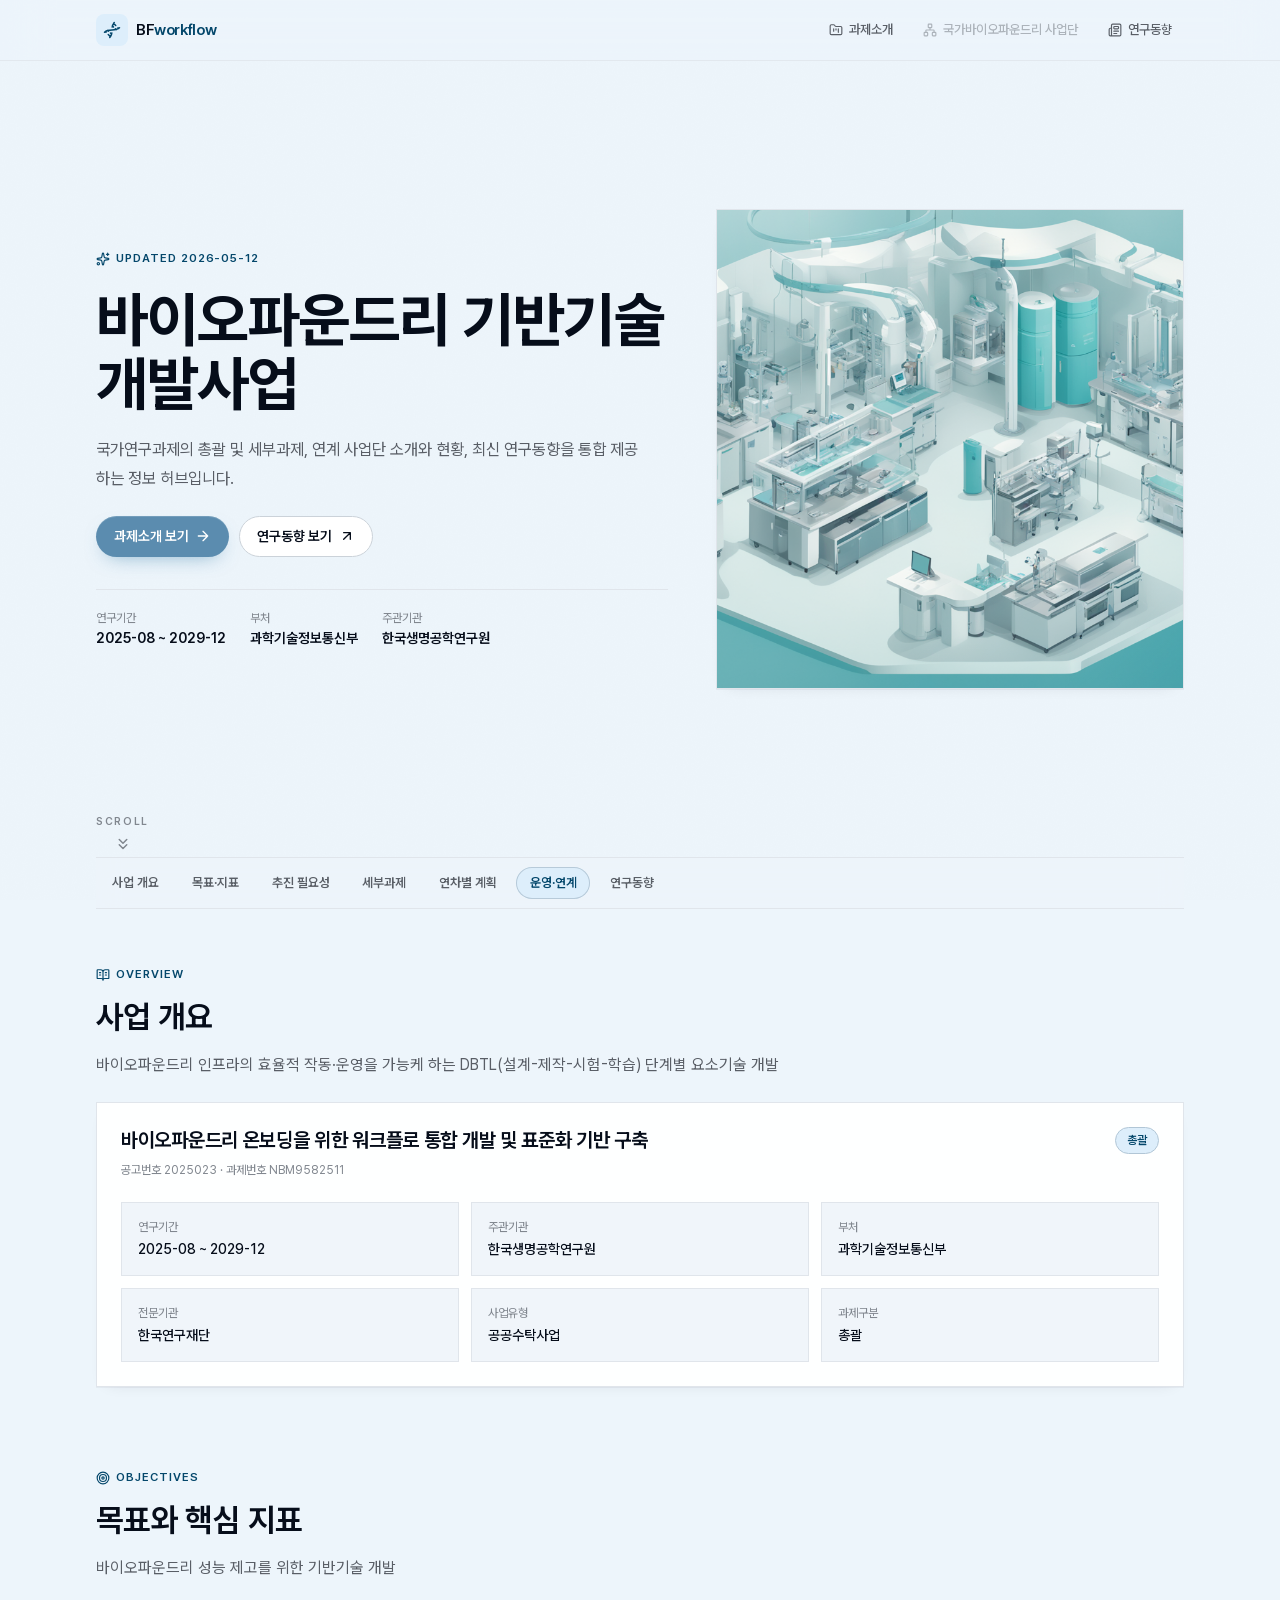
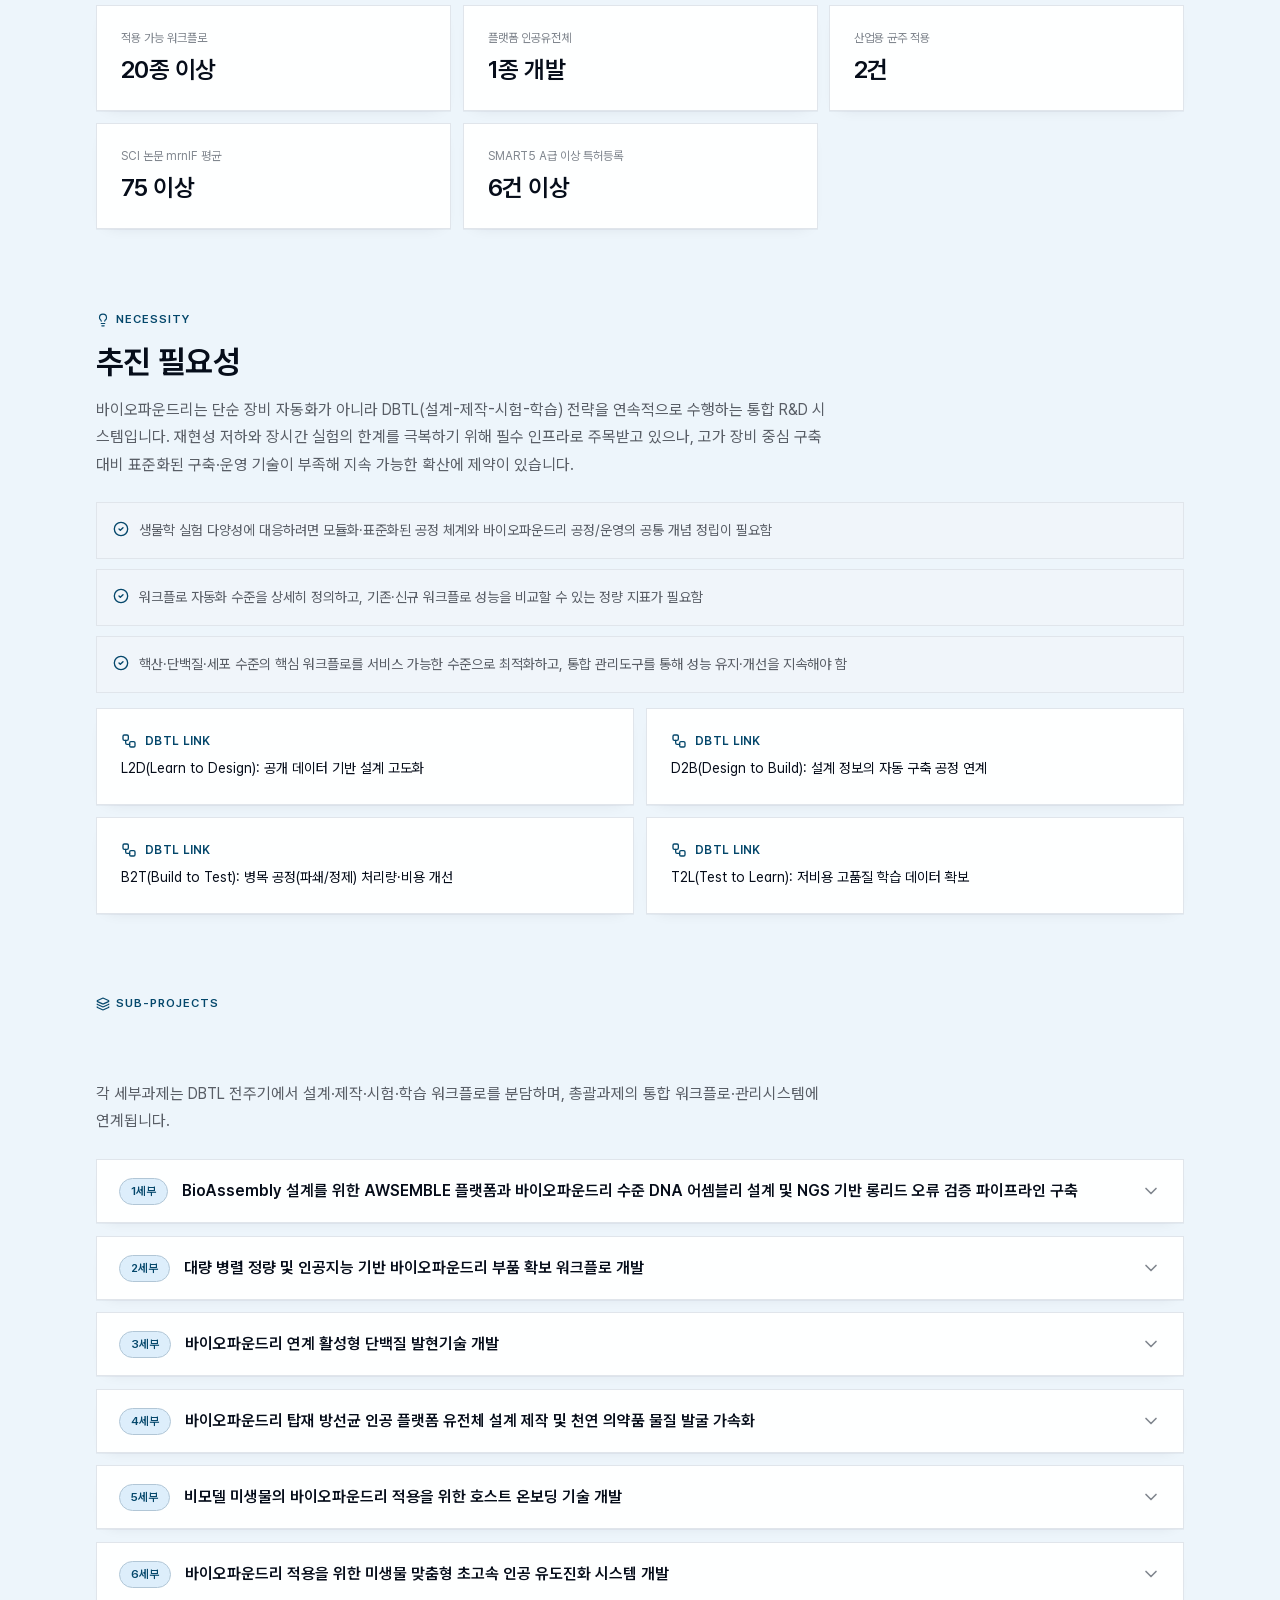
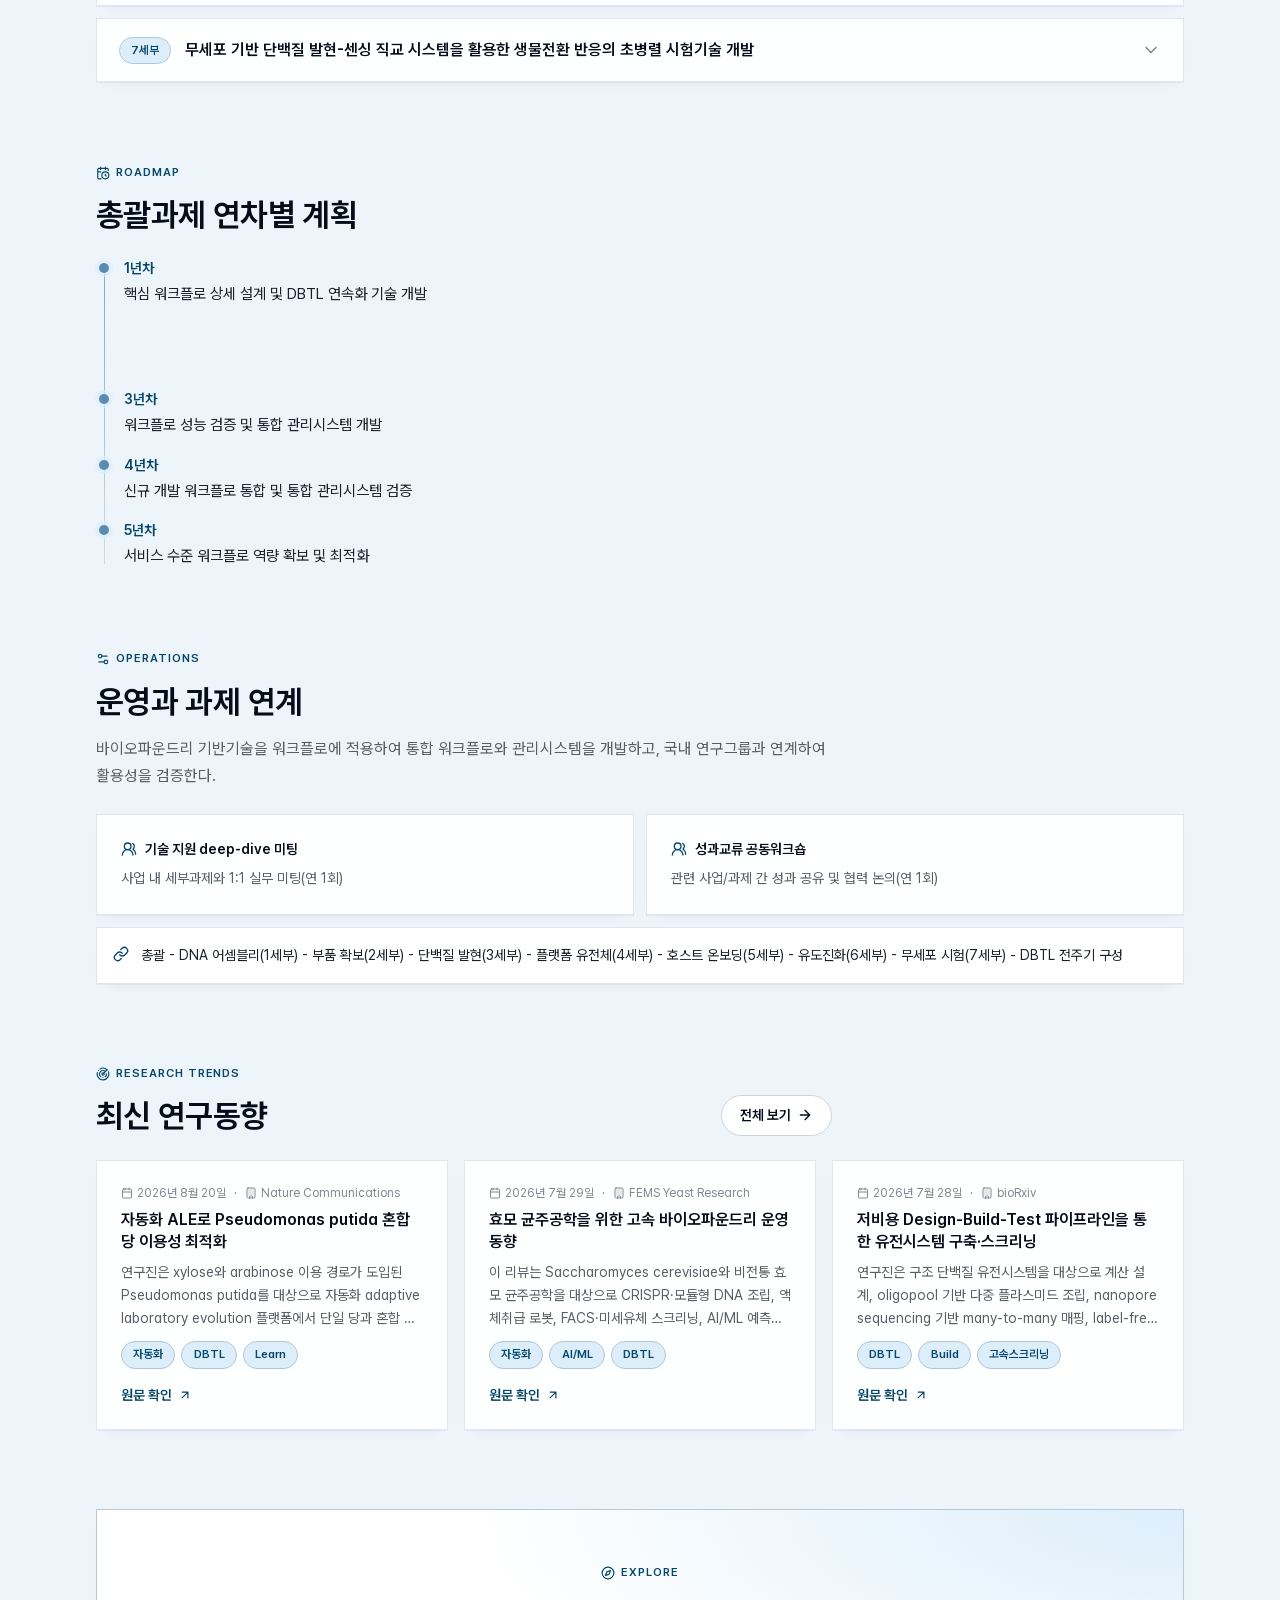
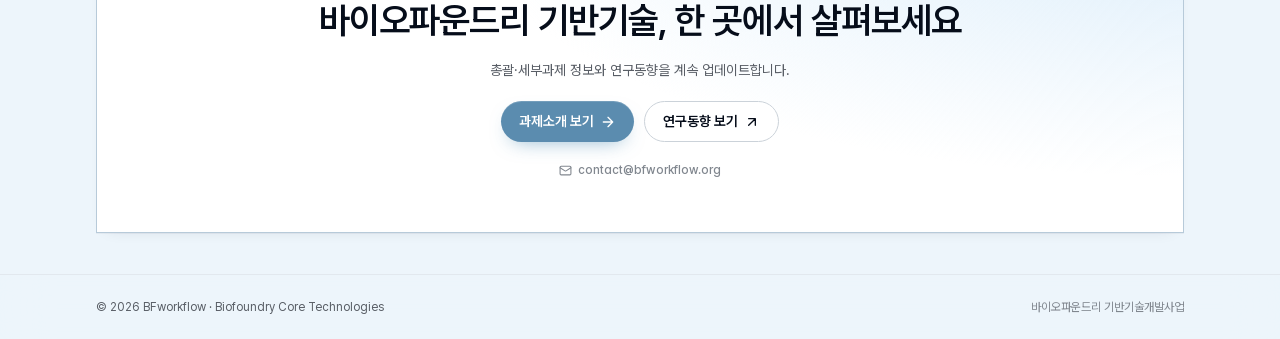
<file: index.html>
<!DOCTYPE html><html lang="ko"> <head><meta charset="UTF-8"><meta name="viewport" content="width=device-width"><meta name="generator" content="Astro v5.18.0"><meta name="description" content="국가연구과제의 총괄 및 세부과제, 연계 사업단 소개와 현황, 최신 연구동향을 통합 제공하는 정보 허브입니다."><meta name="theme-color" content="#f6f7fb"><title>바이오파운드리 기반기술 포털 | 홈</title><meta name="astro-view-transitions-enabled" content="true"><meta name="astro-view-transitions-fallback" content="animate"><script type="module" src="/_astro/ClientRouter.astro_astro_type_script_index_0_lang.CDGfc0hd.js"></script><link rel="stylesheet" href="/_astro/index.DNE5mC4Q.css">
<style>.hero[data-astro-cid-j7pv25f6]{position:relative;display:grid;gap:2rem;align-items:center;min-height:calc(100dvh - 9rem);padding-bottom:3.75rem}@media(min-width:1024px){.hero[data-astro-cid-j7pv25f6]{grid-template-columns:1.1fr .9fr;gap:3rem}}.hero-title[data-astro-cid-j7pv25f6]{font-size:clamp(2.3rem,5vw,3.75rem);line-height:1.06;letter-spacing:-.025em;font-weight:700;color:var(--color-ink-strong)}.hero-desc[data-astro-cid-j7pv25f6]{max-width:34rem;font-size:1.02rem;line-height:1.75;color:var(--color-ink-muted)}.hero-facts[data-astro-cid-j7pv25f6]{display:flex;flex-wrap:wrap;gap:1.5rem;margin-top:.75rem;padding-top:1.25rem;border-top:1px solid var(--color-line)}.hero-visual[data-astro-cid-j7pv25f6]{position:relative;overflow:hidden;aspect-ratio:4 / 3;border:1px solid var(--color-line);background-color:var(--color-surface-alt);box-shadow:var(--shadow-card)}@media(min-width:1024px){.hero-visual[data-astro-cid-j7pv25f6]{aspect-ratio:auto;height:min(30rem,60vh)}}.hero-visual[data-astro-cid-j7pv25f6] img[data-astro-cid-j7pv25f6]{display:block}.image-gloss[data-astro-cid-j7pv25f6]{position:absolute;inset:0;pointer-events:none;background:radial-gradient(60% 50% at 20% 0%,color-mix(in oklab,var(--color-surface) 35%,transparent),transparent 70%),linear-gradient(135deg,transparent 60%,color-mix(in oklab,var(--color-accent) 14%,transparent) 100%);mix-blend-mode:soft-light}.hero-scroll[data-astro-cid-j7pv25f6]{position:absolute;bottom:.25rem;left:50%;transform:translate(-50%)}@media(min-width:1024px){.hero-scroll[data-astro-cid-j7pv25f6]{left:0;transform:none}}.section-nav[data-astro-cid-j7pv25f6]{position:sticky;top:var(--header-h);z-index:20;margin-bottom:3.5rem;border-top:1px solid var(--color-line);border-bottom:1px solid var(--color-line);background-color:color-mix(in oklab,var(--color-bg) 82%,transparent);backdrop-filter:blur(12px)}.section-nav-inner[data-astro-cid-j7pv25f6]{display:flex;gap:.35rem;overflow-x:auto;padding:.55rem .15rem;scrollbar-width:none}.section-nav-inner[data-astro-cid-j7pv25f6]::-webkit-scrollbar{display:none}.landing-body[data-astro-cid-j7pv25f6]{display:flex;flex-direction:column;gap:5rem}.section-head[data-astro-cid-j7pv25f6]{max-width:46rem}.section-heading[data-astro-cid-j7pv25f6]{margin-top:.6rem;font-size:clamp(1.5rem,3vw,2rem);line-height:1.2;font-weight:650;letter-spacing:-.02em;color:var(--color-ink-strong)}.section-lead[data-astro-cid-j7pv25f6]{margin-top:.9rem;font-size:.98rem;line-height:1.75;color:var(--color-ink-muted)}
</style></head> <body class="site-bg min-h-dvh"> <script>
      document.documentElement.classList.add('js-reveal');
    </script> <header class="sticky top-0 z-30 border-b border-[color:var(--color-line)]/80 bg-[color:var(--color-bg)]/75 backdrop-blur-xl"> <div class="mx-auto flex max-w-6xl items-center justify-between gap-4 px-4 py-3.5 sm:px-6 lg:px-8"> <a href="/" class="group flex items-center gap-2 text-[0.95rem] font-semibold tracking-tight text-[color:var(--color-ink-strong)]"> <span class="flex h-8 w-8 items-center justify-center rounded-lg bg-[color:var(--color-accent-soft)] text-[color:var(--color-accent-ink)] transition group-hover:scale-[1.04]"> <svg width="18" height="18" data-icon="lucide:dna">   <symbol id="ai:lucide:dna" viewBox="0 0 24 24"><path fill="none" stroke="currentColor" stroke-linecap="round" stroke-linejoin="round" stroke-width="2" d="m10 16l1.5 1.5M14 8l-1.5-1.5M15 2c-1.798 1.998-2.518 3.995-2.807 5.993M16.5 10.5l1 1M17 6l-2.891-2.891M2 15c6.667-6 13.333 0 20-6m-2 0l.891.891M3.109 14.109L4 15m2.5-2.5l1 1M7 18l2.891 2.891M9 22c1.798-1.998 2.518-3.995 2.807-5.993"/></symbol><use href="#ai:lucide:dna"></use>  </svg> </span> <span>
BF<span class="text-[color:var(--color-accent-ink)]">workflow</span> </span> </a> <nav class="flex items-center gap-1 sm:gap-1.5"> <a href="/projects" class="inline-flex items-center gap-1.5 rounded-full px-3 py-1.5 text-xs font-medium transition sm:text-[0.82rem] text-[color:var(--color-ink-muted)] hover:bg-[color:var(--color-surface-alt)] hover:text-[color:var(--color-ink-strong)]"> <svg width="14" height="14" aria-hidden="true" data-icon="lucide:folder-kanban">   <symbol id="ai:lucide:folder-kanban" viewBox="0 0 24 24"><path fill="none" stroke="currentColor" stroke-linecap="round" stroke-linejoin="round" stroke-width="2" d="M4 20h16a2 2 0 0 0 2-2V8a2 2 0 0 0-2-2h-7.93a2 2 0 0 1-1.66-.9l-.82-1.2A2 2 0 0 0 7.93 3H4a2 2 0 0 0-2 2v13c0 1.1.9 2 2 2m4-10v4m4-4v2m4-2v6"/></symbol><use href="#ai:lucide:folder-kanban"></use>  </svg> <span>과제소개</span> </a><span aria-disabled="true" title="준비 중" class="inline-flex cursor-not-allowed items-center gap-1.5 rounded-full px-3 py-1.5 text-xs font-medium text-[color:var(--color-ink-subtle)] opacity-60 transition sm:text-[0.82rem]"> <svg width="14" height="14" aria-hidden="true" data-icon="lucide:network">   <symbol id="ai:lucide:network" viewBox="0 0 24 24"><g fill="none" stroke="currentColor" stroke-linecap="round" stroke-linejoin="round" stroke-width="2"><rect width="6" height="6" x="16" y="16" rx="1"/><rect width="6" height="6" x="2" y="16" rx="1"/><rect width="6" height="6" x="9" y="2" rx="1"/><path d="M5 16v-3a1 1 0 0 1 1-1h12a1 1 0 0 1 1 1v3m-7-4V8"/></g></symbol><use href="#ai:lucide:network"></use>  </svg> <span>국가바이오파운드리 사업단</span> </span><a href="/trends" class="inline-flex items-center gap-1.5 rounded-full px-3 py-1.5 text-xs font-medium transition sm:text-[0.82rem] text-[color:var(--color-ink-muted)] hover:bg-[color:var(--color-surface-alt)] hover:text-[color:var(--color-ink-strong)]"> <svg width="14" height="14" aria-hidden="true" data-icon="lucide:newspaper">   <symbol id="ai:lucide:newspaper" viewBox="0 0 24 24"><g fill="none" stroke="currentColor" stroke-linecap="round" stroke-linejoin="round" stroke-width="2"><path d="M15 18h-5m8-4h-8m-6 8h16a2 2 0 0 0 2-2V4a2 2 0 0 0-2-2H8a2 2 0 0 0-2 2v16a2 2 0 0 1-4 0v-9a2 2 0 0 1 2-2h2"/><rect width="8" height="4" x="10" y="6" rx="1"/></g></symbol><use href="#ai:lucide:newspaper"></use>  </svg> <span>연구동향</span> </a> </nav> </div> </header> <main class="relative z-10 mx-auto min-h-[calc(100dvh-132px)] w-full max-w-6xl px-4 py-10 sm:px-6 lg:px-8">   <section id="top" class="hero landing-section" data-astro-cid-j7pv25f6> <div class="hero-content flex flex-col gap-5" data-astro-cid-j7pv25f6> <p class="eyebrow reveal" data-astro-cid-j7pv25f6> <svg width="14" height="14" data-astro-cid-j7pv25f6="true" data-icon="lucide:sparkles">   <symbol id="ai:lucide:sparkles" viewBox="0 0 24 24"><g fill="none" stroke="currentColor" stroke-linecap="round" stroke-linejoin="round" stroke-width="2"><path d="M11.017 2.814a1 1 0 0 1 1.966 0l1.051 5.558a2 2 0 0 0 1.594 1.594l5.558 1.051a1 1 0 0 1 0 1.966l-5.558 1.051a2 2 0 0 0-1.594 1.594l-1.051 5.558a1 1 0 0 1-1.966 0l-1.051-5.558a2 2 0 0 0-1.594-1.594l-5.558-1.051a1 1 0 0 1 0-1.966l5.558-1.051a2 2 0 0 0 1.594-1.594zM20 2v4m2-2h-4"/><circle cx="4" cy="20" r="2"/></g></symbol><use href="#ai:lucide:sparkles"></use>  </svg> Updated 2026-05-12 </p> <h1 class="hero-title reveal" style="--reveal-delay: 60ms" data-astro-cid-j7pv25f6> 바이오파운드리 기반기술개발사업 </h1> <p class="hero-desc reveal" style="--reveal-delay: 120ms" data-astro-cid-j7pv25f6> 국가연구과제의 총괄 및 세부과제, 연계 사업단 소개와 현황, 최신 연구동향을 통합 제공하는 정보 허브입니다. </p> <div class="reveal mt-1 flex flex-wrap gap-2.5" style="--reveal-delay: 180ms" data-astro-cid-j7pv25f6> <a href="/projects" class="btn-primary" data-astro-cid-j7pv25f6>
과제소개 보기
<svg width="16" height="16" aria-hidden="true" data-astro-cid-j7pv25f6="true" data-icon="lucide:arrow-right">   <symbol id="ai:lucide:arrow-right" viewBox="0 0 24 24"><path fill="none" stroke="currentColor" stroke-linecap="round" stroke-linejoin="round" stroke-width="2" d="M5 12h14m-7-7l7 7l-7 7"/></symbol><use href="#ai:lucide:arrow-right"></use>  </svg> </a> <a href="/trends" class="btn-secondary" data-astro-cid-j7pv25f6>
연구동향 보기
<svg width="16" height="16" aria-hidden="true" data-astro-cid-j7pv25f6="true" data-icon="lucide:arrow-up-right">   <symbol id="ai:lucide:arrow-up-right" viewBox="0 0 24 24"><path fill="none" stroke="currentColor" stroke-linecap="round" stroke-linejoin="round" stroke-width="2" d="M7 7h10v10M7 17L17 7"/></symbol><use href="#ai:lucide:arrow-up-right"></use>  </svg> </a> </div> <dl class="hero-facts reveal" style="--reveal-delay: 240ms" data-astro-cid-j7pv25f6> <div class="hero-fact" data-astro-cid-j7pv25f6> <dt class="text-xs text-[color:var(--color-ink-subtle)]" data-astro-cid-j7pv25f6>연구기간</dt> <dd class="mt-0.5 text-sm font-semibold text-[color:var(--color-ink-strong)]" data-astro-cid-j7pv25f6> 2025-08 ~ 2029-12 </dd> </div><div class="hero-fact" data-astro-cid-j7pv25f6> <dt class="text-xs text-[color:var(--color-ink-subtle)]" data-astro-cid-j7pv25f6>부처</dt> <dd class="mt-0.5 text-sm font-semibold text-[color:var(--color-ink-strong)]" data-astro-cid-j7pv25f6> 과학기술정보통신부 </dd> </div><div class="hero-fact" data-astro-cid-j7pv25f6> <dt class="text-xs text-[color:var(--color-ink-subtle)]" data-astro-cid-j7pv25f6>주관기관</dt> <dd class="mt-0.5 text-sm font-semibold text-[color:var(--color-ink-strong)]" data-astro-cid-j7pv25f6> 한국생명공학연구원 </dd> </div> </dl> </div> <div class="hero-visual reveal" style="--reveal-delay: 160ms" data-astro-cid-j7pv25f6> <img src="/images/generated/home-hero-biofoundry-coretech.png" alt="바이오파운드리 기반기술 개념 비주얼" class="h-full w-full object-cover" data-astro-cid-j7pv25f6> <span aria-hidden="true" class="image-gloss" data-astro-cid-j7pv25f6></span> </div> <a href="#overview" class="scroll-cue hero-scroll" aria-label="아래 내용으로 이동" data-astro-cid-j7pv25f6> <span data-astro-cid-j7pv25f6>Scroll</span> <svg width="18" height="18" aria-hidden="true" data-astro-cid-j7pv25f6="true" data-icon="lucide:chevrons-down">   <symbol id="ai:lucide:chevrons-down" viewBox="0 0 24 24"><path fill="none" stroke="currentColor" stroke-linecap="round" stroke-linejoin="round" stroke-width="2" d="m7 6l5 5l5-5M7 13l5 5l5-5"/></symbol><use href="#ai:lucide:chevrons-down"></use>  </svg> </a> </section>  <nav class="section-nav" aria-label="섹션 바로가기" data-astro-cid-j7pv25f6> <div class="section-nav-inner" data-astro-cid-j7pv25f6> <a href="#overview" class="section-nav-link" data-section-link="overview" data-astro-cid-j7pv25f6> 사업 개요 </a><a href="#goals" class="section-nav-link" data-section-link="goals" data-astro-cid-j7pv25f6> 목표·지표 </a><a href="#necessity" class="section-nav-link" data-section-link="necessity" data-astro-cid-j7pv25f6> 추진 필요성 </a><a href="#subprojects" class="section-nav-link" data-section-link="subprojects" data-astro-cid-j7pv25f6> 세부과제 </a><a href="#plan" class="section-nav-link" data-section-link="plan" data-astro-cid-j7pv25f6> 연차별 계획 </a><a href="#operations" class="section-nav-link" data-section-link="operations" data-astro-cid-j7pv25f6> 운영·연계 </a><a href="#trends" class="section-nav-link" data-section-link="trends" data-astro-cid-j7pv25f6> 연구동향 </a> </div> </nav> <div class="landing-body" data-astro-cid-j7pv25f6> <!-- 사업 개요 --> <section id="overview" class="landing-section" data-astro-cid-j7pv25f6> <header class="section-head" data-astro-cid-j7pv25f6> <p class="eyebrow reveal" data-astro-cid-j7pv25f6> <svg width="14" height="14" data-astro-cid-j7pv25f6="true" data-icon="lucide:book-open-text">   <symbol id="ai:lucide:book-open-text" viewBox="0 0 24 24"><path fill="none" stroke="currentColor" stroke-linecap="round" stroke-linejoin="round" stroke-width="2" d="M12 7v14m4-9h2m-2-4h2M3 18a1 1 0 0 1-1-1V4a1 1 0 0 1 1-1h5a4 4 0 0 1 4 4a4 4 0 0 1 4-4h5a1 1 0 0 1 1 1v13a1 1 0 0 1-1 1h-6a3 3 0 0 0-3 3a3 3 0 0 0-3-3zm3-6h2M6 8h2"/></symbol><use href="#ai:lucide:book-open-text"></use>  </svg> Overview
</p> <h2 class="section-heading reveal" style="--reveal-delay: 60ms" data-astro-cid-j7pv25f6>사업 개요</h2> <p class="section-lead reveal" style="--reveal-delay: 120ms" data-astro-cid-j7pv25f6> 바이오파운드리 인프라의 효율적 작동·운영을 가능케 하는 DBTL(설계-제작-시험-학습) 단계별 요소기술 개발 </p> </header> <div class="section-card reveal mt-6" style="--reveal-delay: 60ms" data-astro-cid-j7pv25f6> <div class="flex flex-wrap items-start justify-between gap-3" data-astro-cid-j7pv25f6> <h3 class="section-title" data-astro-cid-j7pv25f6>바이오파운드리 온보딩을 위한 워크플로 통합 개발 및 표준화 기반 구축</h3> <span class="badge-accent" data-astro-cid-j7pv25f6>총괄</span> </div> <p class="mt-2 text-xs text-[color:var(--color-ink-subtle)]" data-astro-cid-j7pv25f6>
공고번호 2025023 · 과제번호 NBM9582511 </p> <dl class="mt-6 grid gap-3 sm:grid-cols-2 lg:grid-cols-3" data-astro-cid-j7pv25f6> <div class="rounded-none border border-[color:var(--color-line)] bg-[color:var(--color-surface-alt)] p-4" data-astro-cid-j7pv25f6> <dt class="text-xs text-[color:var(--color-ink-subtle)]" data-astro-cid-j7pv25f6>연구기간</dt> <dd class="mt-1 text-sm font-medium text-[color:var(--color-ink-strong)]" data-astro-cid-j7pv25f6> 2025-08 ~ 2029-12 </dd> </div><div class="rounded-none border border-[color:var(--color-line)] bg-[color:var(--color-surface-alt)] p-4" data-astro-cid-j7pv25f6> <dt class="text-xs text-[color:var(--color-ink-subtle)]" data-astro-cid-j7pv25f6>주관기관</dt> <dd class="mt-1 text-sm font-medium text-[color:var(--color-ink-strong)]" data-astro-cid-j7pv25f6> 한국생명공학연구원 </dd> </div><div class="rounded-none border border-[color:var(--color-line)] bg-[color:var(--color-surface-alt)] p-4" data-astro-cid-j7pv25f6> <dt class="text-xs text-[color:var(--color-ink-subtle)]" data-astro-cid-j7pv25f6>부처</dt> <dd class="mt-1 text-sm font-medium text-[color:var(--color-ink-strong)]" data-astro-cid-j7pv25f6> 과학기술정보통신부 </dd> </div><div class="rounded-none border border-[color:var(--color-line)] bg-[color:var(--color-surface-alt)] p-4" data-astro-cid-j7pv25f6> <dt class="text-xs text-[color:var(--color-ink-subtle)]" data-astro-cid-j7pv25f6>전문기관</dt> <dd class="mt-1 text-sm font-medium text-[color:var(--color-ink-strong)]" data-astro-cid-j7pv25f6> 한국연구재단 </dd> </div><div class="rounded-none border border-[color:var(--color-line)] bg-[color:var(--color-surface-alt)] p-4" data-astro-cid-j7pv25f6> <dt class="text-xs text-[color:var(--color-ink-subtle)]" data-astro-cid-j7pv25f6>사업유형</dt> <dd class="mt-1 text-sm font-medium text-[color:var(--color-ink-strong)]" data-astro-cid-j7pv25f6> 공공수탁사업 </dd> </div><div class="rounded-none border border-[color:var(--color-line)] bg-[color:var(--color-surface-alt)] p-4" data-astro-cid-j7pv25f6> <dt class="text-xs text-[color:var(--color-ink-subtle)]" data-astro-cid-j7pv25f6>과제구분</dt> <dd class="mt-1 text-sm font-medium text-[color:var(--color-ink-strong)]" data-astro-cid-j7pv25f6> 총괄 </dd> </div> </dl> </div> </section> <!-- 목표·지표 --> <section id="goals" class="landing-section" data-astro-cid-j7pv25f6> <header class="section-head" data-astro-cid-j7pv25f6> <p class="eyebrow reveal" data-astro-cid-j7pv25f6> <svg width="14" height="14" data-astro-cid-j7pv25f6="true" data-icon="lucide:target">   <symbol id="ai:lucide:target" viewBox="0 0 24 24"><g fill="none" stroke="currentColor" stroke-linecap="round" stroke-linejoin="round" stroke-width="2"><circle cx="12" cy="12" r="10"/><circle cx="12" cy="12" r="6"/><circle cx="12" cy="12" r="2"/></g></symbol><use href="#ai:lucide:target"></use>  </svg> Objectives
</p> <h2 class="section-heading reveal" style="--reveal-delay: 60ms" data-astro-cid-j7pv25f6>목표와 핵심 지표</h2> <p class="section-lead reveal" style="--reveal-delay: 120ms" data-astro-cid-j7pv25f6> 바이오파운드리 성능 제고를 위한 기반기술 개발 </p> </header> <div class="mt-6 grid gap-3 sm:grid-cols-2 lg:grid-cols-3" data-astro-cid-j7pv25f6> <div class="section-card card-hover reveal flex flex-col gap-2" style="--reveal-delay: 0ms" data-astro-cid-j7pv25f6> <span class="text-xs text-[color:var(--color-ink-subtle)]" data-astro-cid-j7pv25f6>적용 가능 워크플로</span> <span class="text-2xl font-semibold tracking-tight text-[color:var(--color-ink-strong)]" data-astro-cid-j7pv25f6> 20종 이상 </span> </div><div class="section-card card-hover reveal flex flex-col gap-2" style="--reveal-delay: 60ms" data-astro-cid-j7pv25f6> <span class="text-xs text-[color:var(--color-ink-subtle)]" data-astro-cid-j7pv25f6>플랫폼 인공유전체</span> <span class="text-2xl font-semibold tracking-tight text-[color:var(--color-ink-strong)]" data-astro-cid-j7pv25f6> 1종 개발 </span> </div><div class="section-card card-hover reveal flex flex-col gap-2" style="--reveal-delay: 120ms" data-astro-cid-j7pv25f6> <span class="text-xs text-[color:var(--color-ink-subtle)]" data-astro-cid-j7pv25f6>산업용 균주 적용</span> <span class="text-2xl font-semibold tracking-tight text-[color:var(--color-ink-strong)]" data-astro-cid-j7pv25f6> 2건 </span> </div><div class="section-card card-hover reveal flex flex-col gap-2" style="--reveal-delay: 180ms" data-astro-cid-j7pv25f6> <span class="text-xs text-[color:var(--color-ink-subtle)]" data-astro-cid-j7pv25f6>SCI 논문 mrnIF 평균</span> <span class="text-2xl font-semibold tracking-tight text-[color:var(--color-ink-strong)]" data-astro-cid-j7pv25f6> 75 이상 </span> </div><div class="section-card card-hover reveal flex flex-col gap-2" style="--reveal-delay: 240ms" data-astro-cid-j7pv25f6> <span class="text-xs text-[color:var(--color-ink-subtle)]" data-astro-cid-j7pv25f6>SMART5 A급 이상 특허등록</span> <span class="text-2xl font-semibold tracking-tight text-[color:var(--color-ink-strong)]" data-astro-cid-j7pv25f6> 6건 이상 </span> </div> </div> </section> <!-- 추진 필요성 --> <section id="necessity" class="landing-section" data-astro-cid-j7pv25f6> <header class="section-head" data-astro-cid-j7pv25f6> <p class="eyebrow reveal" data-astro-cid-j7pv25f6> <svg width="14" height="14" data-astro-cid-j7pv25f6="true" data-icon="lucide:lightbulb">   <symbol id="ai:lucide:lightbulb" viewBox="0 0 24 24"><path fill="none" stroke="currentColor" stroke-linecap="round" stroke-linejoin="round" stroke-width="2" d="M15 14c.2-1 .7-1.7 1.5-2.5c1-.9 1.5-2.2 1.5-3.5A6 6 0 0 0 6 8c0 1 .2 2.2 1.5 3.5c.7.7 1.3 1.5 1.5 2.5m0 4h6m-5 4h4"/></symbol><use href="#ai:lucide:lightbulb"></use>  </svg> Necessity
</p> <h2 class="section-heading reveal" style="--reveal-delay: 60ms" data-astro-cid-j7pv25f6>추진 필요성</h2> <p class="section-lead reveal" style="--reveal-delay: 120ms" data-astro-cid-j7pv25f6> 바이오파운드리는 단순 장비 자동화가 아니라 DBTL(설계-제작-시험-학습) 전략을 연속적으로 수행하는 통합 R&amp;D 시스템입니다. 재현성 저하와 장시간 실험의 한계를 극복하기 위해 필수 인프라로 주목받고 있으나, 고가 장비 중심 구축 대비 표준화된 구축·운영 기술이 부족해 지속 가능한 확산에 제약이 있습니다. </p> </header> <ul class="mt-6 grid gap-2.5" data-astro-cid-j7pv25f6> <li class="reveal flex gap-2.5 rounded-none border border-[color:var(--color-line)] bg-[color:var(--color-surface-alt)] p-4 text-sm leading-relaxed text-[color:var(--color-ink-muted)]" style="--reveal-delay: 0ms" data-astro-cid-j7pv25f6> <svg width="16" height="16" class="mt-0.5 flex-shrink-0 text-[color:var(--color-accent-ink)]" aria-hidden="true" data-astro-cid-j7pv25f6="true" data-icon="lucide:check-circle-2">   <symbol id="ai:lucide:check-circle-2" viewBox="0 0 24 24"><g fill="none" stroke="currentColor" stroke-linecap="round" stroke-linejoin="round" stroke-width="2"><circle cx="12" cy="12" r="10"/><path d="m9 12l2 2l4-4"/></g></symbol><use href="#ai:lucide:check-circle-2"></use>  </svg> <span data-astro-cid-j7pv25f6>생물학 실험 다양성에 대응하려면 모듈화·표준화된 공정 체계와 바이오파운드리 공정/운영의 공통 개념 정립이 필요함</span> </li><li class="reveal flex gap-2.5 rounded-none border border-[color:var(--color-line)] bg-[color:var(--color-surface-alt)] p-4 text-sm leading-relaxed text-[color:var(--color-ink-muted)]" style="--reveal-delay: 60ms" data-astro-cid-j7pv25f6> <svg width="16" height="16" viewBox="0 0 24 24" class="mt-0.5 flex-shrink-0 text-[color:var(--color-accent-ink)]" aria-hidden="true" data-astro-cid-j7pv25f6="true" data-icon="lucide:check-circle-2">   <use href="#ai:lucide:check-circle-2"></use>  </svg> <span data-astro-cid-j7pv25f6>워크플로 자동화 수준을 상세히 정의하고, 기존·신규 워크플로 성능을 비교할 수 있는 정량 지표가 필요함</span> </li><li class="reveal flex gap-2.5 rounded-none border border-[color:var(--color-line)] bg-[color:var(--color-surface-alt)] p-4 text-sm leading-relaxed text-[color:var(--color-ink-muted)]" style="--reveal-delay: 120ms" data-astro-cid-j7pv25f6> <svg width="16" height="16" viewBox="0 0 24 24" class="mt-0.5 flex-shrink-0 text-[color:var(--color-accent-ink)]" aria-hidden="true" data-astro-cid-j7pv25f6="true" data-icon="lucide:check-circle-2">   <use href="#ai:lucide:check-circle-2"></use>  </svg> <span data-astro-cid-j7pv25f6>핵산·단백질·세포 수준의 핵심 워크플로를 서비스 가능한 수준으로 최적화하고, 통합 관리도구를 통해 성능 유지·개선을 지속해야 함</span> </li> </ul> <div class="mt-4 grid gap-3 md:grid-cols-2" data-astro-cid-j7pv25f6> <article class="section-card reveal text-sm text-[color:var(--color-ink-strong)]" style="--reveal-delay: 0ms" data-astro-cid-j7pv25f6> <div class="flex items-center gap-2 text-[color:var(--color-accent-ink)]" data-astro-cid-j7pv25f6> <svg width="16" height="16" aria-hidden="true" data-astro-cid-j7pv25f6="true" data-icon="lucide:workflow">   <symbol id="ai:lucide:workflow" viewBox="0 0 24 24"><g fill="none" stroke="currentColor" stroke-linecap="round" stroke-linejoin="round" stroke-width="2"><rect width="8" height="8" x="3" y="3" rx="2"/><path d="M7 11v4a2 2 0 0 0 2 2h4"/><rect width="8" height="8" x="13" y="13" rx="2"/></g></symbol><use href="#ai:lucide:workflow"></use>  </svg> <span class="text-xs font-semibold uppercase tracking-wide" data-astro-cid-j7pv25f6>DBTL Link</span> </div> <p class="mt-2 leading-relaxed" data-astro-cid-j7pv25f6>L2D(Learn to Design): 공개 데이터 기반 설계 고도화</p> </article><article class="section-card reveal text-sm text-[color:var(--color-ink-strong)]" style="--reveal-delay: 60ms" data-astro-cid-j7pv25f6> <div class="flex items-center gap-2 text-[color:var(--color-accent-ink)]" data-astro-cid-j7pv25f6> <svg width="16" height="16" viewBox="0 0 24 24" aria-hidden="true" data-astro-cid-j7pv25f6="true" data-icon="lucide:workflow">   <use href="#ai:lucide:workflow"></use>  </svg> <span class="text-xs font-semibold uppercase tracking-wide" data-astro-cid-j7pv25f6>DBTL Link</span> </div> <p class="mt-2 leading-relaxed" data-astro-cid-j7pv25f6>D2B(Design to Build): 설계 정보의 자동 구축 공정 연계</p> </article><article class="section-card reveal text-sm text-[color:var(--color-ink-strong)]" style="--reveal-delay: 120ms" data-astro-cid-j7pv25f6> <div class="flex items-center gap-2 text-[color:var(--color-accent-ink)]" data-astro-cid-j7pv25f6> <svg width="16" height="16" viewBox="0 0 24 24" aria-hidden="true" data-astro-cid-j7pv25f6="true" data-icon="lucide:workflow">   <use href="#ai:lucide:workflow"></use>  </svg> <span class="text-xs font-semibold uppercase tracking-wide" data-astro-cid-j7pv25f6>DBTL Link</span> </div> <p class="mt-2 leading-relaxed" data-astro-cid-j7pv25f6>B2T(Build to Test): 병목 공정(파쇄/정제) 처리량·비용 개선</p> </article><article class="section-card reveal text-sm text-[color:var(--color-ink-strong)]" style="--reveal-delay: 180ms" data-astro-cid-j7pv25f6> <div class="flex items-center gap-2 text-[color:var(--color-accent-ink)]" data-astro-cid-j7pv25f6> <svg width="16" height="16" viewBox="0 0 24 24" aria-hidden="true" data-astro-cid-j7pv25f6="true" data-icon="lucide:workflow">   <use href="#ai:lucide:workflow"></use>  </svg> <span class="text-xs font-semibold uppercase tracking-wide" data-astro-cid-j7pv25f6>DBTL Link</span> </div> <p class="mt-2 leading-relaxed" data-astro-cid-j7pv25f6>T2L(Test to Learn): 저비용 고품질 학습 데이터 확보</p> </article> </div> </section> <!-- 세부과제 (아코디언) --> <section id="subprojects" class="landing-section" data-astro-cid-j7pv25f6> <header class="section-head" data-astro-cid-j7pv25f6> <p class="eyebrow reveal" data-astro-cid-j7pv25f6> <svg width="14" height="14" data-astro-cid-j7pv25f6="true" data-icon="lucide:layers">   <symbol id="ai:lucide:layers" viewBox="0 0 24 24"><g fill="none" stroke="currentColor" stroke-linecap="round" stroke-linejoin="round" stroke-width="2"><path d="M12.83 2.18a2 2 0 0 0-1.66 0L2.6 6.08a1 1 0 0 0 0 1.83l8.58 3.91a2 2 0 0 0 1.66 0l8.58-3.9a1 1 0 0 0 0-1.83z"/><path d="M2 12a1 1 0 0 0 .58.91l8.6 3.91a2 2 0 0 0 1.65 0l8.58-3.9A1 1 0 0 0 22 12"/><path d="M2 17a1 1 0 0 0 .58.91l8.6 3.91a2 2 0 0 0 1.65 0l8.58-3.9A1 1 0 0 0 22 17"/></g></symbol><use href="#ai:lucide:layers"></use>  </svg> Sub-projects
</p> <h2 class="section-heading reveal" style="--reveal-delay: 60ms" data-astro-cid-j7pv25f6>
세부과제 (총 7개)
</h2> <p class="section-lead reveal" style="--reveal-delay: 120ms" data-astro-cid-j7pv25f6>
각 세부과제는 DBTL 전주기에서 설계·제작·시험·학습 워크플로를 분담하며, 총괄과제의 통합 워크플로·관리시스템에 연계됩니다.
</p> </header> <div class="mt-6 grid gap-3" data-astro-cid-j7pv25f6> <details class="accordion reveal" style="--reveal-delay: 0ms" data-astro-cid-j7pv25f6> <summary data-astro-cid-j7pv25f6> <span class="badge-accent" data-astro-cid-j7pv25f6>1세부</span> <span class="flex-1 text-[0.98rem] font-semibold leading-snug text-[color:var(--color-ink-strong)]" data-astro-cid-j7pv25f6> BioAssembly 설계를 위한 AWSEMBLE 플랫폼과 바이오파운드리 수준 DNA 어셈블리 설계 및 NGS 기반 롱리드 오류 검증 파이프라인 구축 </span> <svg width="20" height="20" class="accordion-chevron" aria-hidden="true" data-astro-cid-j7pv25f6="true" data-icon="lucide:chevron-down">   <symbol id="ai:lucide:chevron-down" viewBox="0 0 24 24"><path fill="none" stroke="currentColor" stroke-linecap="round" stroke-linejoin="round" stroke-width="2" d="m6 9l6 6l6-6"/></symbol><use href="#ai:lucide:chevron-down"></use>  </svg> </summary> <div class="accordion-body" data-astro-cid-j7pv25f6> <p class="text-sm leading-relaxed text-[color:var(--color-ink-muted)]" data-astro-cid-j7pv25f6> DNA 어셈블리의 성공률 향상을 목표로 최적 서열 탐색 및 자동화 워크플로를 구축한다. 설계 알고리즘과 디자인 소프트웨어, NGS 기반 롱리드 오류 검증 알고리즘 및 파이프라인을 개발한다. </p> <dl class="mt-4 flex flex-wrap gap-x-6 gap-y-1.5 border-t border-dashed border-[color:var(--color-line)] pt-3 text-xs text-[color:var(--color-ink-subtle)]" data-astro-cid-j7pv25f6> <div data-astro-cid-j7pv25f6> <dt class="inline" data-astro-cid-j7pv25f6>기간: </dt> <dd class="inline text-[color:var(--color-ink)]" data-astro-cid-j7pv25f6>2025-04 ~ 2029-12</dd> </div> <div data-astro-cid-j7pv25f6> <dt class="inline" data-astro-cid-j7pv25f6>수행기관: </dt> <dd class="inline text-[color:var(--color-ink)]" data-astro-cid-j7pv25f6>전남대학교, 서울대학교</dd> </div> </dl> </div> </details><details class="accordion reveal" style="--reveal-delay: 40ms" data-astro-cid-j7pv25f6> <summary data-astro-cid-j7pv25f6> <span class="badge-accent" data-astro-cid-j7pv25f6>2세부</span> <span class="flex-1 text-[0.98rem] font-semibold leading-snug text-[color:var(--color-ink-strong)]" data-astro-cid-j7pv25f6> 대량 병렬 정량 및 인공지능 기반 바이오파운드리 부품 확보 워크플로 개발 </span> <svg width="20" height="20" viewBox="0 0 24 24" class="accordion-chevron" aria-hidden="true" data-astro-cid-j7pv25f6="true" data-icon="lucide:chevron-down">   <use href="#ai:lucide:chevron-down"></use>  </svg> </summary> <div class="accordion-body" data-astro-cid-j7pv25f6> <p class="text-sm leading-relaxed text-[color:var(--color-ink-muted)]" data-astro-cid-j7pv25f6> 바이오파운드리용 바이오부품을 대량으로 확보하기 위한 원천기술 및 워크플로 개발을 목표로 한다. AI 예측 기반 바이오부품 발굴(100종 이상 목표)과 산업 미생물 개발, 데이터베이스화 및 지속 업데이트를 포함한다. </p> <dl class="mt-4 flex flex-wrap gap-x-6 gap-y-1.5 border-t border-dashed border-[color:var(--color-line)] pt-3 text-xs text-[color:var(--color-ink-subtle)]" data-astro-cid-j7pv25f6> <div data-astro-cid-j7pv25f6> <dt class="inline" data-astro-cid-j7pv25f6>기간: </dt> <dd class="inline text-[color:var(--color-ink)]" data-astro-cid-j7pv25f6>2025-04 ~ 2029-12</dd> </div> <div data-astro-cid-j7pv25f6> <dt class="inline" data-astro-cid-j7pv25f6>수행기관: </dt> <dd class="inline text-[color:var(--color-ink)]" data-astro-cid-j7pv25f6>인하대학교, 울산과학기술원, 이화여자대학교, 전남대학교</dd> </div> </dl> </div> </details><details class="accordion reveal" style="--reveal-delay: 80ms" data-astro-cid-j7pv25f6> <summary data-astro-cid-j7pv25f6> <span class="badge-accent" data-astro-cid-j7pv25f6>3세부</span> <span class="flex-1 text-[0.98rem] font-semibold leading-snug text-[color:var(--color-ink-strong)]" data-astro-cid-j7pv25f6> 바이오파운드리 연계 활성형 단백질 발현기술 개발 </span> <svg width="20" height="20" viewBox="0 0 24 24" class="accordion-chevron" aria-hidden="true" data-astro-cid-j7pv25f6="true" data-icon="lucide:chevron-down">   <use href="#ai:lucide:chevron-down"></use>  </svg> </summary> <div class="accordion-body" data-astro-cid-j7pv25f6> <p class="text-sm leading-relaxed text-[color:var(--color-ink-muted)]" data-astro-cid-j7pv25f6> 활성형 단백질 발현을 극대화하기 위한 유전자 서열 설계 및 제작 기술 개발을 목표로 한다. 안정성·수용성·활성 최적화를 위해 바이오 빅데이터 기반 후보 서열 선정과 최적화 절차를 개발한다. </p> <dl class="mt-4 flex flex-wrap gap-x-6 gap-y-1.5 border-t border-dashed border-[color:var(--color-line)] pt-3 text-xs text-[color:var(--color-ink-subtle)]" data-astro-cid-j7pv25f6> <div data-astro-cid-j7pv25f6> <dt class="inline" data-astro-cid-j7pv25f6>기간: </dt> <dd class="inline text-[color:var(--color-ink)]" data-astro-cid-j7pv25f6>2025-04 ~ 2029-12</dd> </div> <div data-astro-cid-j7pv25f6> <dt class="inline" data-astro-cid-j7pv25f6>수행기관: </dt> <dd class="inline text-[color:var(--color-ink)]" data-astro-cid-j7pv25f6>이화여자대학교, 아주대학교, 전남대학교</dd> </div> </dl> </div> </details><details class="accordion reveal" style="--reveal-delay: 120ms" data-astro-cid-j7pv25f6> <summary data-astro-cid-j7pv25f6> <span class="badge-accent" data-astro-cid-j7pv25f6>4세부</span> <span class="flex-1 text-[0.98rem] font-semibold leading-snug text-[color:var(--color-ink-strong)]" data-astro-cid-j7pv25f6> 바이오파운드리 탑재 방선균 인공 플랫폼 유전체 설계 제작 및 천연 의약품 물질 발굴 가속화 </span> <svg width="20" height="20" viewBox="0 0 24 24" class="accordion-chevron" aria-hidden="true" data-astro-cid-j7pv25f6="true" data-icon="lucide:chevron-down">   <use href="#ai:lucide:chevron-down"></use>  </svg> </summary> <div class="accordion-body" data-astro-cid-j7pv25f6> <p class="text-sm leading-relaxed text-[color:var(--color-ink-muted)]" data-astro-cid-j7pv25f6> 방선균 기반 천연물 의약품 후보 물질 발굴을 가속화하기 위한 바이오파운드리 탑재형 플랫폼 구축을 목표로 한다. 대사 네트워크 모델링, CRISPR 기반 유전체 제작, 성능 검증 및 최적화 기술을 개발한다. </p> <dl class="mt-4 flex flex-wrap gap-x-6 gap-y-1.5 border-t border-dashed border-[color:var(--color-line)] pt-3 text-xs text-[color:var(--color-ink-subtle)]" data-astro-cid-j7pv25f6> <div data-astro-cid-j7pv25f6> <dt class="inline" data-astro-cid-j7pv25f6>기간: </dt> <dd class="inline text-[color:var(--color-ink)]" data-astro-cid-j7pv25f6>2025-04 ~ 2029-12</dd> </div> <div data-astro-cid-j7pv25f6> <dt class="inline" data-astro-cid-j7pv25f6>수행기관: </dt> <dd class="inline text-[color:var(--color-ink)]" data-astro-cid-j7pv25f6>고려대학교, 한국과학기술원, 서울대학교</dd> </div> </dl> </div> </details><details class="accordion reveal" style="--reveal-delay: 160ms" data-astro-cid-j7pv25f6> <summary data-astro-cid-j7pv25f6> <span class="badge-accent" data-astro-cid-j7pv25f6>5세부</span> <span class="flex-1 text-[0.98rem] font-semibold leading-snug text-[color:var(--color-ink-strong)]" data-astro-cid-j7pv25f6> 비모델 미생물의 바이오파운드리 적용을 위한 호스트 온보딩 기술 개발 </span> <svg width="20" height="20" viewBox="0 0 24 24" class="accordion-chevron" aria-hidden="true" data-astro-cid-j7pv25f6="true" data-icon="lucide:chevron-down">   <use href="#ai:lucide:chevron-down"></use>  </svg> </summary> <div class="accordion-body" data-astro-cid-j7pv25f6> <p class="text-sm leading-relaxed text-[color:var(--color-ink-muted)]" data-astro-cid-j7pv25f6> 비모델 미생물의 바이오파운드리 적용을 위한 호스트 온보딩 기술 개발을 목표로 한다. 단계 정의, 유전체 편집, 바이오센서 개발, AI 학습 기반 대사 모델링을 포함한 워크플로를 개발한다. </p> <dl class="mt-4 flex flex-wrap gap-x-6 gap-y-1.5 border-t border-dashed border-[color:var(--color-line)] pt-3 text-xs text-[color:var(--color-ink-subtle)]" data-astro-cid-j7pv25f6> <div data-astro-cid-j7pv25f6> <dt class="inline" data-astro-cid-j7pv25f6>기간: </dt> <dd class="inline text-[color:var(--color-ink)]" data-astro-cid-j7pv25f6>2025-04 ~ 2029-12</dd> </div> <div data-astro-cid-j7pv25f6> <dt class="inline" data-astro-cid-j7pv25f6>수행기관: </dt> <dd class="inline text-[color:var(--color-ink)]" data-astro-cid-j7pv25f6>한국과학기술원, 한국생명공학연구원, 경희대학교</dd> </div> </dl> </div> </details><details class="accordion reveal" style="--reveal-delay: 200ms" data-astro-cid-j7pv25f6> <summary data-astro-cid-j7pv25f6> <span class="badge-accent" data-astro-cid-j7pv25f6>6세부</span> <span class="flex-1 text-[0.98rem] font-semibold leading-snug text-[color:var(--color-ink-strong)]" data-astro-cid-j7pv25f6> 바이오파운드리 적용을 위한 미생물 맞춤형 초고속 인공 유도진화 시스템 개발 </span> <svg width="20" height="20" viewBox="0 0 24 24" class="accordion-chevron" aria-hidden="true" data-astro-cid-j7pv25f6="true" data-icon="lucide:chevron-down">   <use href="#ai:lucide:chevron-down"></use>  </svg> </summary> <div class="accordion-body" data-astro-cid-j7pv25f6> <p class="text-sm leading-relaxed text-[color:var(--color-ink-muted)]" data-astro-cid-j7pv25f6> 미생물 맞춤형 초고속 인공 유도진화 시스템을 개발하고 바이오파운드리 탑재 워크플로를 구축하는 것을 목표로 한다. 유도진화기술(4종) 적용과 다종 미생물(5종) 대상 워크플로 개발, 데이터베이스 기반 단백질 분석 및 인공지능 기반 효소 개량을 포함한다. </p> <dl class="mt-4 flex flex-wrap gap-x-6 gap-y-1.5 border-t border-dashed border-[color:var(--color-line)] pt-3 text-xs text-[color:var(--color-ink-subtle)]" data-astro-cid-j7pv25f6> <div data-astro-cid-j7pv25f6> <dt class="inline" data-astro-cid-j7pv25f6>기간: </dt> <dd class="inline text-[color:var(--color-ink)]" data-astro-cid-j7pv25f6>2025-04 ~ 2029-12</dd> </div> <div data-astro-cid-j7pv25f6> <dt class="inline" data-astro-cid-j7pv25f6>수행기관: </dt> <dd class="inline text-[color:var(--color-ink)]" data-astro-cid-j7pv25f6>서울대학교, 인천대학교</dd> </div> </dl> </div> </details><details class="accordion reveal" style="--reveal-delay: 240ms" data-astro-cid-j7pv25f6> <summary data-astro-cid-j7pv25f6> <span class="badge-accent" data-astro-cid-j7pv25f6>7세부</span> <span class="flex-1 text-[0.98rem] font-semibold leading-snug text-[color:var(--color-ink-strong)]" data-astro-cid-j7pv25f6> 무세포 기반 단백질 발현-센싱 직교 시스템을 활용한 생물전환 반응의 초병렬 시험기술 개발 </span> <svg width="20" height="20" viewBox="0 0 24 24" class="accordion-chevron" aria-hidden="true" data-astro-cid-j7pv25f6="true" data-icon="lucide:chevron-down">   <use href="#ai:lucide:chevron-down"></use>  </svg> </summary> <div class="accordion-body" data-astro-cid-j7pv25f6> <p class="text-sm leading-relaxed text-[color:var(--color-ink-muted)]" data-astro-cid-j7pv25f6> 무세포 기반 단백질 발현-센싱 직교 시스템을 활용하여 생물전환 반응을 초병렬로 시험·검증하는 기술 개발을 목표로 한다. 발현-센싱 간 간섭 저감, 자동화 세포 파쇄 및 ribosome-tRNA 분리 기술, 생합성 경로 스크리닝을 포함한다. </p> <dl class="mt-4 flex flex-wrap gap-x-6 gap-y-1.5 border-t border-dashed border-[color:var(--color-line)] pt-3 text-xs text-[color:var(--color-ink-subtle)]" data-astro-cid-j7pv25f6> <div data-astro-cid-j7pv25f6> <dt class="inline" data-astro-cid-j7pv25f6>기간: </dt> <dd class="inline text-[color:var(--color-ink)]" data-astro-cid-j7pv25f6>2025-04 ~ 2029-12</dd> </div> <div data-astro-cid-j7pv25f6> <dt class="inline" data-astro-cid-j7pv25f6>수행기관: </dt> <dd class="inline text-[color:var(--color-ink)]" data-astro-cid-j7pv25f6>건국대학교, 중앙대학교, 동국대학교, 캘거리대학교</dd> </div> </dl> </div> </details> </div> </section> <!-- 연차별 계획 (타임라인) --> <section id="plan" class="landing-section" data-astro-cid-j7pv25f6> <header class="section-head" data-astro-cid-j7pv25f6> <p class="eyebrow reveal" data-astro-cid-j7pv25f6> <svg width="14" height="14" data-astro-cid-j7pv25f6="true" data-icon="lucide:calendar-clock">   <symbol id="ai:lucide:calendar-clock" viewBox="0 0 24 24"><g fill="none" stroke="currentColor" stroke-linecap="round" stroke-linejoin="round" stroke-width="2"><path d="M16 14v2.2l1.6 1M16 2v4m5 1.5V6a2 2 0 0 0-2-2H5a2 2 0 0 0-2 2v14a2 2 0 0 0 2 2h3.5M3 10h5m0-8v4"/><circle cx="16" cy="16" r="6"/></g></symbol><use href="#ai:lucide:calendar-clock"></use>  </svg> Roadmap
</p> <h2 class="section-heading reveal" style="--reveal-delay: 60ms" data-astro-cid-j7pv25f6>총괄과제 연차별 계획</h2> </header> <div class="timeline mt-6" data-astro-cid-j7pv25f6> <div class="timeline-item reveal" style="--reveal-delay: 0ms" data-astro-cid-j7pv25f6> <span class="timeline-dot" aria-hidden="true" data-astro-cid-j7pv25f6></span> <p class="text-sm font-semibold text-[color:var(--color-accent-ink)]" data-astro-cid-j7pv25f6>1년차</p> <p class="mt-1 text-[0.95rem] leading-relaxed text-[color:var(--color-ink)]" data-astro-cid-j7pv25f6> 핵심 워크플로 상세 설계 및 DBTL 연속화 기술 개발 </p> </div><div class="timeline-item reveal" style="--reveal-delay: 60ms" data-astro-cid-j7pv25f6> <span class="timeline-dot" aria-hidden="true" data-astro-cid-j7pv25f6></span> <p class="text-sm font-semibold text-[color:var(--color-accent-ink)]" data-astro-cid-j7pv25f6>2년차</p> <p class="mt-1 text-[0.95rem] leading-relaxed text-[color:var(--color-ink)]" data-astro-cid-j7pv25f6> 핵심 워크플로 구현 및 워크플로 평가 지표 개발 </p> </div><div class="timeline-item reveal" style="--reveal-delay: 120ms" data-astro-cid-j7pv25f6> <span class="timeline-dot" aria-hidden="true" data-astro-cid-j7pv25f6></span> <p class="text-sm font-semibold text-[color:var(--color-accent-ink)]" data-astro-cid-j7pv25f6>3년차</p> <p class="mt-1 text-[0.95rem] leading-relaxed text-[color:var(--color-ink)]" data-astro-cid-j7pv25f6> 워크플로 성능 검증 및 통합 관리시스템 개발 </p> </div><div class="timeline-item reveal" style="--reveal-delay: 180ms" data-astro-cid-j7pv25f6> <span class="timeline-dot" aria-hidden="true" data-astro-cid-j7pv25f6></span> <p class="text-sm font-semibold text-[color:var(--color-accent-ink)]" data-astro-cid-j7pv25f6>4년차</p> <p class="mt-1 text-[0.95rem] leading-relaxed text-[color:var(--color-ink)]" data-astro-cid-j7pv25f6> 신규 개발 워크플로 통합 및 통합 관리시스템 검증 </p> </div><div class="timeline-item reveal" style="--reveal-delay: 240ms" data-astro-cid-j7pv25f6> <span class="timeline-dot" aria-hidden="true" data-astro-cid-j7pv25f6></span> <p class="text-sm font-semibold text-[color:var(--color-accent-ink)]" data-astro-cid-j7pv25f6>5년차</p> <p class="mt-1 text-[0.95rem] leading-relaxed text-[color:var(--color-ink)]" data-astro-cid-j7pv25f6> 서비스 수준 워크플로 역량 확보 및 최적화 </p> </div> </div> </section> <!-- 운영·연계 --> <section id="operations" class="landing-section" data-astro-cid-j7pv25f6> <header class="section-head" data-astro-cid-j7pv25f6> <p class="eyebrow reveal" data-astro-cid-j7pv25f6> <svg width="14" height="14" data-astro-cid-j7pv25f6="true" data-icon="lucide:settings-2">   <symbol id="ai:lucide:settings-2" viewBox="0 0 24 24"><g fill="none" stroke="currentColor" stroke-linecap="round" stroke-linejoin="round" stroke-width="2"><path d="M14 17H5M19 7h-9"/><circle cx="17" cy="17" r="3"/><circle cx="7" cy="7" r="3"/></g></symbol><use href="#ai:lucide:settings-2"></use>  </svg> Operations
</p> <h2 class="section-heading reveal" style="--reveal-delay: 60ms" data-astro-cid-j7pv25f6>운영과 과제 연계</h2> <p class="section-lead reveal" style="--reveal-delay: 120ms" data-astro-cid-j7pv25f6> 바이오파운드리 기반기술을 워크플로에 적용하여 통합 워크플로와 관리시스템을 개발하고, 국내 연구그룹과 연계하여 활용성을 검증한다. </p> </header> <div class="mt-6 grid gap-3 md:grid-cols-2" data-astro-cid-j7pv25f6> <article class="section-card card-hover reveal flex flex-col gap-2" style="--reveal-delay: 0ms" data-astro-cid-j7pv25f6> <div class="flex items-center gap-2 text-[color:var(--color-accent-ink)]" data-astro-cid-j7pv25f6> <svg width="16" height="16" aria-hidden="true" data-astro-cid-j7pv25f6="true" data-icon="lucide:users-round">   <symbol id="ai:lucide:users-round" viewBox="0 0 24 24"><g fill="none" stroke="currentColor" stroke-linecap="round" stroke-linejoin="round" stroke-width="2"><path d="M18 21a8 8 0 0 0-16 0"/><circle cx="10" cy="8" r="5"/><path d="M22 20c0-3.37-2-6.5-4-8a5 5 0 0 0-.45-8.3"/></g></symbol><use href="#ai:lucide:users-round"></use>  </svg> <span class="text-sm font-semibold text-[color:var(--color-ink-strong)]" data-astro-cid-j7pv25f6> 기술 지원 deep-dive 미팅 </span> </div> <p class="text-sm leading-relaxed text-[color:var(--color-ink-muted)]" data-astro-cid-j7pv25f6>사업 내 세부과제와 1:1 실무 미팅(연 1회)</p> </article><article class="section-card card-hover reveal flex flex-col gap-2" style="--reveal-delay: 60ms" data-astro-cid-j7pv25f6> <div class="flex items-center gap-2 text-[color:var(--color-accent-ink)]" data-astro-cid-j7pv25f6> <svg width="16" height="16" viewBox="0 0 24 24" aria-hidden="true" data-astro-cid-j7pv25f6="true" data-icon="lucide:users-round">   <use href="#ai:lucide:users-round"></use>  </svg> <span class="text-sm font-semibold text-[color:var(--color-ink-strong)]" data-astro-cid-j7pv25f6> 성과교류 공동워크숍 </span> </div> <p class="text-sm leading-relaxed text-[color:var(--color-ink-muted)]" data-astro-cid-j7pv25f6>관련 사업/과제 간 성과 공유 및 협력 논의(연 1회)</p> </article> </div> <ul class="mt-3 grid gap-3" data-astro-cid-j7pv25f6> <li class="reveal flex gap-3 rounded-none border border-[color:var(--color-line)] bg-[color:var(--color-surface)] p-4 text-sm leading-relaxed text-[color:var(--color-ink)] shadow-[var(--shadow-card)]" style="--reveal-delay: 0ms" data-astro-cid-j7pv25f6> <svg width="16" height="16" class="mt-0.5 flex-shrink-0 text-[color:var(--color-accent-ink)]" aria-hidden="true" data-astro-cid-j7pv25f6="true" data-icon="lucide:link">   <symbol id="ai:lucide:link" viewBox="0 0 24 24"><g fill="none" stroke="currentColor" stroke-linecap="round" stroke-linejoin="round" stroke-width="2"><path d="M10 13a5 5 0 0 0 7.54.54l3-3a5 5 0 0 0-7.07-7.07l-1.72 1.71"/><path d="M14 11a5 5 0 0 0-7.54-.54l-3 3a5 5 0 0 0 7.07 7.07l1.71-1.71"/></g></symbol><use href="#ai:lucide:link"></use>  </svg> <span data-astro-cid-j7pv25f6>총괄 - DNA 어셈블리(1세부) - 부품 확보(2세부) - 단백질 발현(3세부) - 플랫폼 유전체(4세부) - 호스트 온보딩(5세부) - 유도진화(6세부) - 무세포 시험(7세부) - DBTL 전주기 구성</span> </li> </ul> </section> <!-- 최신 연구동향 --> <section id="trends" class="landing-section" data-astro-cid-j7pv25f6> <header class="section-head flex flex-wrap items-end justify-between gap-3" data-astro-cid-j7pv25f6> <div data-astro-cid-j7pv25f6> <p class="eyebrow reveal" data-astro-cid-j7pv25f6> <svg width="14" height="14" data-astro-cid-j7pv25f6="true" data-icon="lucide:radar">   <symbol id="ai:lucide:radar" viewBox="0 0 24 24"><g fill="none" stroke="currentColor" stroke-linecap="round" stroke-linejoin="round" stroke-width="2"><path d="M19.07 4.93A10 10 0 0 0 6.99 3.34M4 6h.01M2.29 9.62a10 10 0 1 0 19.02-1.27"/><path d="M16.24 7.76a6 6 0 1 0-8.01 8.91M12 18h.01m5.98-6.34a6 6 0 0 1-2.22 5.01"/><circle cx="12" cy="12" r="2"/><path d="m13.41 10.59l5.66-5.66"/></g></symbol><use href="#ai:lucide:radar"></use>  </svg> Research Trends
</p> <h2 class="section-heading reveal" style="--reveal-delay: 60ms" data-astro-cid-j7pv25f6>최신 연구동향</h2> </div> <a href="/trends" class="btn-secondary reveal" style="--reveal-delay: 120ms" data-astro-cid-j7pv25f6>
전체 보기
<svg width="16" height="16" viewBox="0 0 24 24" aria-hidden="true" data-astro-cid-j7pv25f6="true" data-icon="lucide:arrow-right">   <use href="#ai:lucide:arrow-right"></use>  </svg> </a> </header> <div class="mt-6 grid gap-4 md:grid-cols-3" data-astro-cid-j7pv25f6> <article class="section-card card-hover reveal flex flex-col" style="--reveal-delay: 0ms" data-astro-cid-j7pv25f6> <div class="flex flex-wrap items-center gap-2 text-xs text-[color:var(--color-ink-subtle)]" data-astro-cid-j7pv25f6> <span class="inline-flex items-center gap-1" data-astro-cid-j7pv25f6> <svg width="12" height="12" aria-hidden="true" data-astro-cid-j7pv25f6="true" data-icon="lucide:calendar">   <symbol id="ai:lucide:calendar" viewBox="0 0 24 24"><g fill="none" stroke="currentColor" stroke-linecap="round" stroke-linejoin="round" stroke-width="2"><path d="M8 2v4m8-4v4"/><rect width="18" height="18" x="3" y="4" rx="2"/><path d="M3 10h18"/></g></symbol><use href="#ai:lucide:calendar"></use>  </svg> 2026년 8월 20일 </span> <span aria-hidden="true" data-astro-cid-j7pv25f6>·</span> <span class="inline-flex items-center gap-1" data-astro-cid-j7pv25f6> <svg width="12" height="12" aria-hidden="true" data-astro-cid-j7pv25f6="true" data-icon="lucide:building">   <symbol id="ai:lucide:building" viewBox="0 0 24 24"><g fill="none" stroke="currentColor" stroke-linecap="round" stroke-linejoin="round" stroke-width="2"><path d="M12 10h.01M12 14h.01M12 6h.01M16 10h.01M16 14h.01M16 6h.01M8 10h.01M8 14h.01M8 6h.01M9 22v-3a1 1 0 0 1 1-1h4a1 1 0 0 1 1 1v3"/><rect width="16" height="20" x="4" y="2" rx="2"/></g></symbol><use href="#ai:lucide:building"></use>  </svg> Nature Communications </span> </div> <h3 class="mt-2 text-base font-semibold leading-snug text-[color:var(--color-ink-strong)]" data-astro-cid-j7pv25f6> 자동화 ALE로 Pseudomonas putida 혼합 당 이용성 최적화 </h3> <p class="mt-2 line-clamp-3 flex-1 text-sm leading-relaxed text-[color:var(--color-ink-muted)]" data-astro-cid-j7pv25f6> 연구진은 xylose와 arabinose 이용 경로가 도입된 Pseudomonas putida를 대상으로 자동화 adaptive laboratory evolution 플랫폼에서 단일 당과 혼합 당 선택압을 비교했습니다. 탄소 제한 혼합 당 조건은 glucose, xylose, arabinose 등 3종 당의 안정적 이용과 경로별 비용 완화를 유도했고, 일반형 클론은 혼합 당에서 indigoidine 생산도 개선된 것으로 보고됐습니다. 바이오파운드리의 대사공학 DBTL 중 Test/Learn 단계에서 자동화 진화 조건을 설계하는 참고 사례지만, 특정 섀시와 lignocellulosic 당 조합에서의 결과이므로 다른 원료·산물로의 이전성은 추가 검증이 필요합니다. </p> <div class="mt-3 flex flex-wrap gap-1.5" data-astro-cid-j7pv25f6> <span class="badge-accent" data-astro-cid-j7pv25f6>자동화</span><span class="badge-accent" data-astro-cid-j7pv25f6>DBTL</span><span class="badge-accent" data-astro-cid-j7pv25f6>Learn</span> </div> <a href="https://www.nature.com/articles/s41467-026-75974-x" target="_blank" rel="noreferrer" class="mt-4 inline-flex items-center gap-1.5 self-start text-sm font-semibold text-[color:var(--color-accent-ink)] transition hover:text-[color:var(--color-ink-strong)]" data-astro-cid-j7pv25f6>
원문 확인
<svg width="14" height="14" viewBox="0 0 24 24" aria-hidden="true" data-astro-cid-j7pv25f6="true" data-icon="lucide:arrow-up-right">   <use href="#ai:lucide:arrow-up-right"></use>  </svg> </a> </article><article class="section-card card-hover reveal flex flex-col" style="--reveal-delay: 60ms" data-astro-cid-j7pv25f6> <div class="flex flex-wrap items-center gap-2 text-xs text-[color:var(--color-ink-subtle)]" data-astro-cid-j7pv25f6> <span class="inline-flex items-center gap-1" data-astro-cid-j7pv25f6> <svg width="12" height="12" viewBox="0 0 24 24" aria-hidden="true" data-astro-cid-j7pv25f6="true" data-icon="lucide:calendar">   <use href="#ai:lucide:calendar"></use>  </svg> 2026년 7월 29일 </span> <span aria-hidden="true" data-astro-cid-j7pv25f6>·</span> <span class="inline-flex items-center gap-1" data-astro-cid-j7pv25f6> <svg width="12" height="12" viewBox="0 0 24 24" aria-hidden="true" data-astro-cid-j7pv25f6="true" data-icon="lucide:building">   <use href="#ai:lucide:building"></use>  </svg> FEMS Yeast Research </span> </div> <h3 class="mt-2 text-base font-semibold leading-snug text-[color:var(--color-ink-strong)]" data-astro-cid-j7pv25f6> 효모 균주공학을 위한 고속 바이오파운드리 운영 동향 </h3> <p class="mt-2 line-clamp-3 flex-1 text-sm leading-relaxed text-[color:var(--color-ink-muted)]" data-astro-cid-j7pv25f6> 이 리뷰는 Saccharomyces cerevisiae와 비전통 효모 균주공학을 대상으로 CRISPR·모듈형 DNA 조립, 액체취급 로봇, FACS·미세유체 스크리닝, AI/ML 예측모델이 DBTL 각 단계에 연결되는 흐름을 정리했습니다. 논문은 자동화 바이오파운드리 접근이 반복 시간을 주·월 단위에서 시간·일 단위로 줄일 수 있다고 표로 비교하고, 40명이 13개국에서 참여한 Asia-Pacific 워크숍과 GBA 기반 표준화 논의를 통해 상호운용성 과제를 함께 다룹니다. 효모 기반 Build/Test/Learn 모듈을 설계할 때 참고할 수 있지만, 리뷰 성격의 문헌 종합이며 프로토콜 변동성, AI 도구 통합, 데이터·메타데이터 품질 문제가 여전히 병목으로 제시됩니다. </p> <div class="mt-3 flex flex-wrap gap-1.5" data-astro-cid-j7pv25f6> <span class="badge-accent" data-astro-cid-j7pv25f6>자동화</span><span class="badge-accent" data-astro-cid-j7pv25f6>AI/ML</span><span class="badge-accent" data-astro-cid-j7pv25f6>DBTL</span> </div> <a href="https://pmc.ncbi.nlm.nih.gov/articles/PMC12927428/" target="_blank" rel="noreferrer" class="mt-4 inline-flex items-center gap-1.5 self-start text-sm font-semibold text-[color:var(--color-accent-ink)] transition hover:text-[color:var(--color-ink-strong)]" data-astro-cid-j7pv25f6>
원문 확인
<svg width="14" height="14" viewBox="0 0 24 24" aria-hidden="true" data-astro-cid-j7pv25f6="true" data-icon="lucide:arrow-up-right">   <use href="#ai:lucide:arrow-up-right"></use>  </svg> </a> </article><article class="section-card card-hover reveal flex flex-col" style="--reveal-delay: 120ms" data-astro-cid-j7pv25f6> <div class="flex flex-wrap items-center gap-2 text-xs text-[color:var(--color-ink-subtle)]" data-astro-cid-j7pv25f6> <span class="inline-flex items-center gap-1" data-astro-cid-j7pv25f6> <svg width="12" height="12" viewBox="0 0 24 24" aria-hidden="true" data-astro-cid-j7pv25f6="true" data-icon="lucide:calendar">   <use href="#ai:lucide:calendar"></use>  </svg> 2026년 7월 28일 </span> <span aria-hidden="true" data-astro-cid-j7pv25f6>·</span> <span class="inline-flex items-center gap-1" data-astro-cid-j7pv25f6> <svg width="12" height="12" viewBox="0 0 24 24" aria-hidden="true" data-astro-cid-j7pv25f6="true" data-icon="lucide:building">   <use href="#ai:lucide:building"></use>  </svg> bioRxiv </span> </div> <h3 class="mt-2 text-base font-semibold leading-snug text-[color:var(--color-ink-strong)]" data-astro-cid-j7pv25f6> 저비용 Design-Build-Test 파이프라인을 통한 유전시스템 구축·스크리닝 </h3> <p class="mt-2 line-clamp-3 flex-1 text-sm leading-relaxed text-[color:var(--color-ink-muted)]" data-astro-cid-j7pv25f6> 연구진은 구조 단백질 유전시스템을 대상으로 계산 설계, oligopool 기반 다중 플라스미드 조립, nanopore sequencing 기반 many-to-many 매핑, label-free biosensor 스크리닝을 연결한 저비용 Design-Build-Test 파이프라인을 제시했습니다. 이 파이프라인은 240개 플라스미드 구축에서 최대 2000 bp 구간 88% 성공률, 최대 5600 bp 조립 58% 효율, 재료비 최대 24배 절감을 보고해 Build/Test 단계의 병렬화에 참고할 수 있습니다. 다만 bioRxiv 사전출판이고 복잡한 구조 단백질 사례 중심이어서 다른 숙주·산물·장비 구성으로의 이전성은 추가 검증이 필요합니다. </p> <div class="mt-3 flex flex-wrap gap-1.5" data-astro-cid-j7pv25f6> <span class="badge-accent" data-astro-cid-j7pv25f6>DBTL</span><span class="badge-accent" data-astro-cid-j7pv25f6>Build</span><span class="badge-accent" data-astro-cid-j7pv25f6>고속스크리닝</span> </div> <a href="https://www.biorxiv.org/content/10.64898/2026.06.08.729977v1" target="_blank" rel="noreferrer" class="mt-4 inline-flex items-center gap-1.5 self-start text-sm font-semibold text-[color:var(--color-accent-ink)] transition hover:text-[color:var(--color-ink-strong)]" data-astro-cid-j7pv25f6>
원문 확인
<svg width="14" height="14" viewBox="0 0 24 24" aria-hidden="true" data-astro-cid-j7pv25f6="true" data-icon="lucide:arrow-up-right">   <use href="#ai:lucide:arrow-up-right"></use>  </svg> </a> </article> </div> </section> <!-- 하단 CTA --> <section class="cta-banner reveal" data-astro-cid-j7pv25f6> <div class="relative z-10 flex flex-col items-center gap-4 text-center" data-astro-cid-j7pv25f6> <p class="eyebrow" data-astro-cid-j7pv25f6> <svg width="14" height="14" data-astro-cid-j7pv25f6="true" data-icon="lucide:compass">   <symbol id="ai:lucide:compass" viewBox="0 0 24 24"><g fill="none" stroke="currentColor" stroke-linecap="round" stroke-linejoin="round" stroke-width="2"><circle cx="12" cy="12" r="10"/><path d="m16.24 7.76l-1.804 5.411a2 2 0 0 1-1.265 1.265L7.76 16.24l1.804-5.411a2 2 0 0 1 1.265-1.265z"/></g></symbol><use href="#ai:lucide:compass"></use>  </svg> Explore
</p> <h2 class="max-w-2xl text-[clamp(1.5rem,3.5vw,2.25rem)] font-semibold leading-tight tracking-tight text-[color:var(--color-ink-strong)]" data-astro-cid-j7pv25f6>
바이오파운드리 기반기술, 한 곳에서 살펴보세요
</h2> <p class="max-w-xl text-sm leading-relaxed text-[color:var(--color-ink-muted)]" data-astro-cid-j7pv25f6>
총괄·세부과제 정보와 연구동향을 계속 업데이트합니다.
</p> <div class="mt-1 flex flex-wrap justify-center gap-2.5" data-astro-cid-j7pv25f6> <a href="/projects" class="btn-primary" data-astro-cid-j7pv25f6>
과제소개 보기
<svg width="16" height="16" viewBox="0 0 24 24" aria-hidden="true" data-astro-cid-j7pv25f6="true" data-icon="lucide:arrow-right">   <use href="#ai:lucide:arrow-right"></use>  </svg> </a> <a href="/trends" class="btn-secondary" data-astro-cid-j7pv25f6>
연구동향 보기
<svg width="16" height="16" viewBox="0 0 24 24" aria-hidden="true" data-astro-cid-j7pv25f6="true" data-icon="lucide:arrow-up-right">   <use href="#ai:lucide:arrow-up-right"></use>  </svg> </a> </div> <a href="mailto:contact@bfworkflow.org" class="mt-1 inline-flex items-center gap-1.5 text-xs font-medium text-[color:var(--color-ink-subtle)] transition hover:text-[color:var(--color-accent-ink)]" data-astro-cid-j7pv25f6> <svg width="13" height="13" aria-hidden="true" data-astro-cid-j7pv25f6="true" data-icon="lucide:mail">   <symbol id="ai:lucide:mail" viewBox="0 0 24 24"><g fill="none" stroke="currentColor" stroke-linecap="round" stroke-linejoin="round" stroke-width="2"><path d="m22 7l-8.991 5.727a2 2 0 0 1-2.009 0L2 7"/><rect width="20" height="16" x="2" y="4" rx="2"/></g></symbol><use href="#ai:lucide:mail"></use>  </svg> contact@bfworkflow.org </a> </div> </section> </div>  </main> <footer class="relative z-10 border-t border-[color:var(--color-line)]/80 bg-[color:var(--color-bg)]/70 backdrop-blur-xl"> <div class="mx-auto flex max-w-6xl flex-col items-start justify-between gap-2 px-4 py-6 text-xs text-[color:var(--color-ink-muted)] sm:flex-row sm:items-center sm:px-6 lg:px-8"> <span>© 2026 BFworkflow · Biofoundry Core Technologies</span> <span class="text-[color:var(--color-ink-subtle)]">
바이오파운드리 기반기술개발사업
</span> </div> </footer> <script type="module">const o=()=>{const t=Array.from(document.querySelectorAll(".reveal:not(.is-visible)")).filter(e=>e.offsetParent!==null||e.getClientRects().length>0);if(t.length===0)return;if(!("IntersectionObserver"in window)){t.forEach(e=>e.classList.add("is-visible"));return}const s=new IntersectionObserver((e,n)=>{for(const r of e)r.isIntersecting&&(r.target.classList.add("is-visible"),n.unobserve(r.target))},{rootMargin:"0px 0px -8% 0px",threshold:.08});t.forEach(e=>s.observe(e))};document.addEventListener("astro:page-load",o);</script> </body> </html>  <script type="module">const r=()=>{const n=Array.from(document.querySelectorAll("[data-section-link]"));if(n.length===0||!("IntersectionObserver"in window))return;const o=n.map(t=>document.getElementById(t.dataset.sectionLink??"")).filter(t=>t!==null);if(o.length===0)return;const s=t=>{for(const e of n)e.classList.toggle("is-active",e.dataset.sectionLink===t)},i=new IntersectionObserver(t=>{for(const e of t)e.isIntersecting&&s(e.target.id)},{rootMargin:"-45% 0px -50% 0px",threshold:0});o.forEach(t=>i.observe(t))};document.addEventListener("astro:page-load",r);</script>
</file>
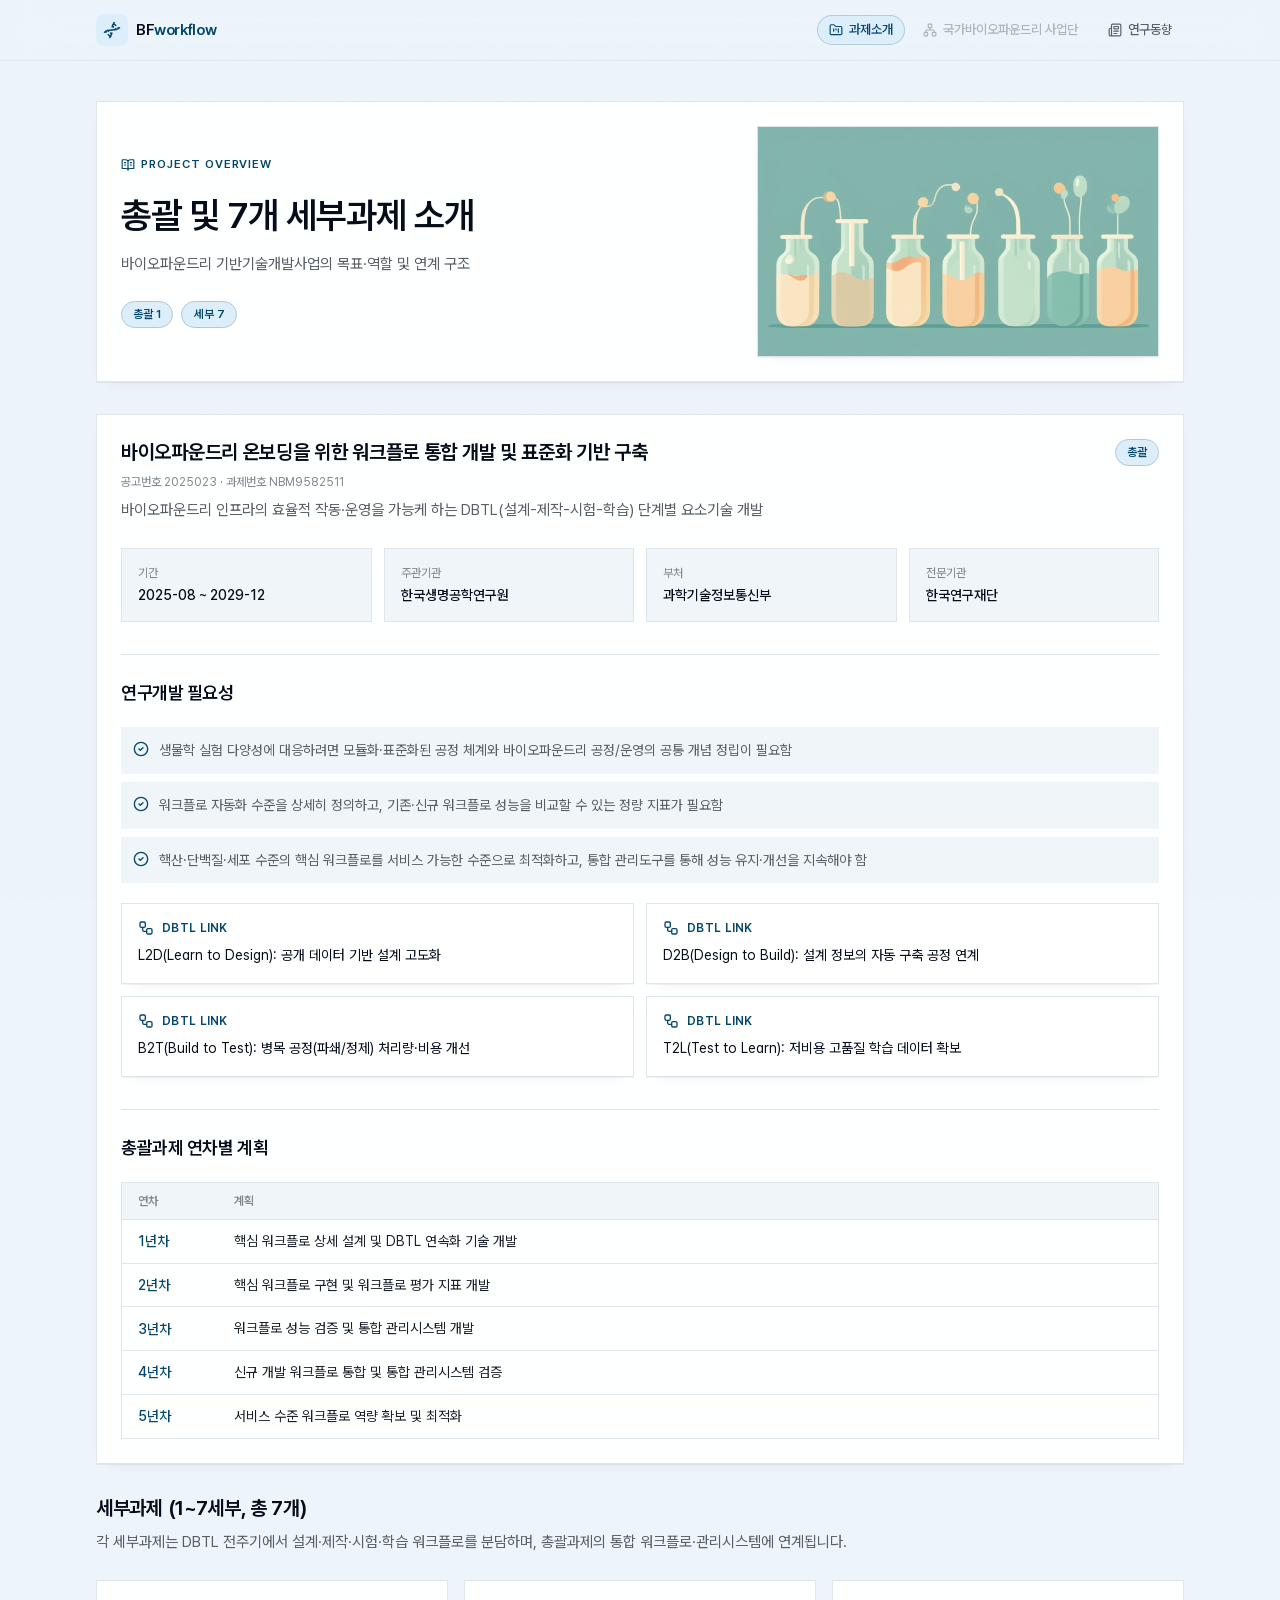
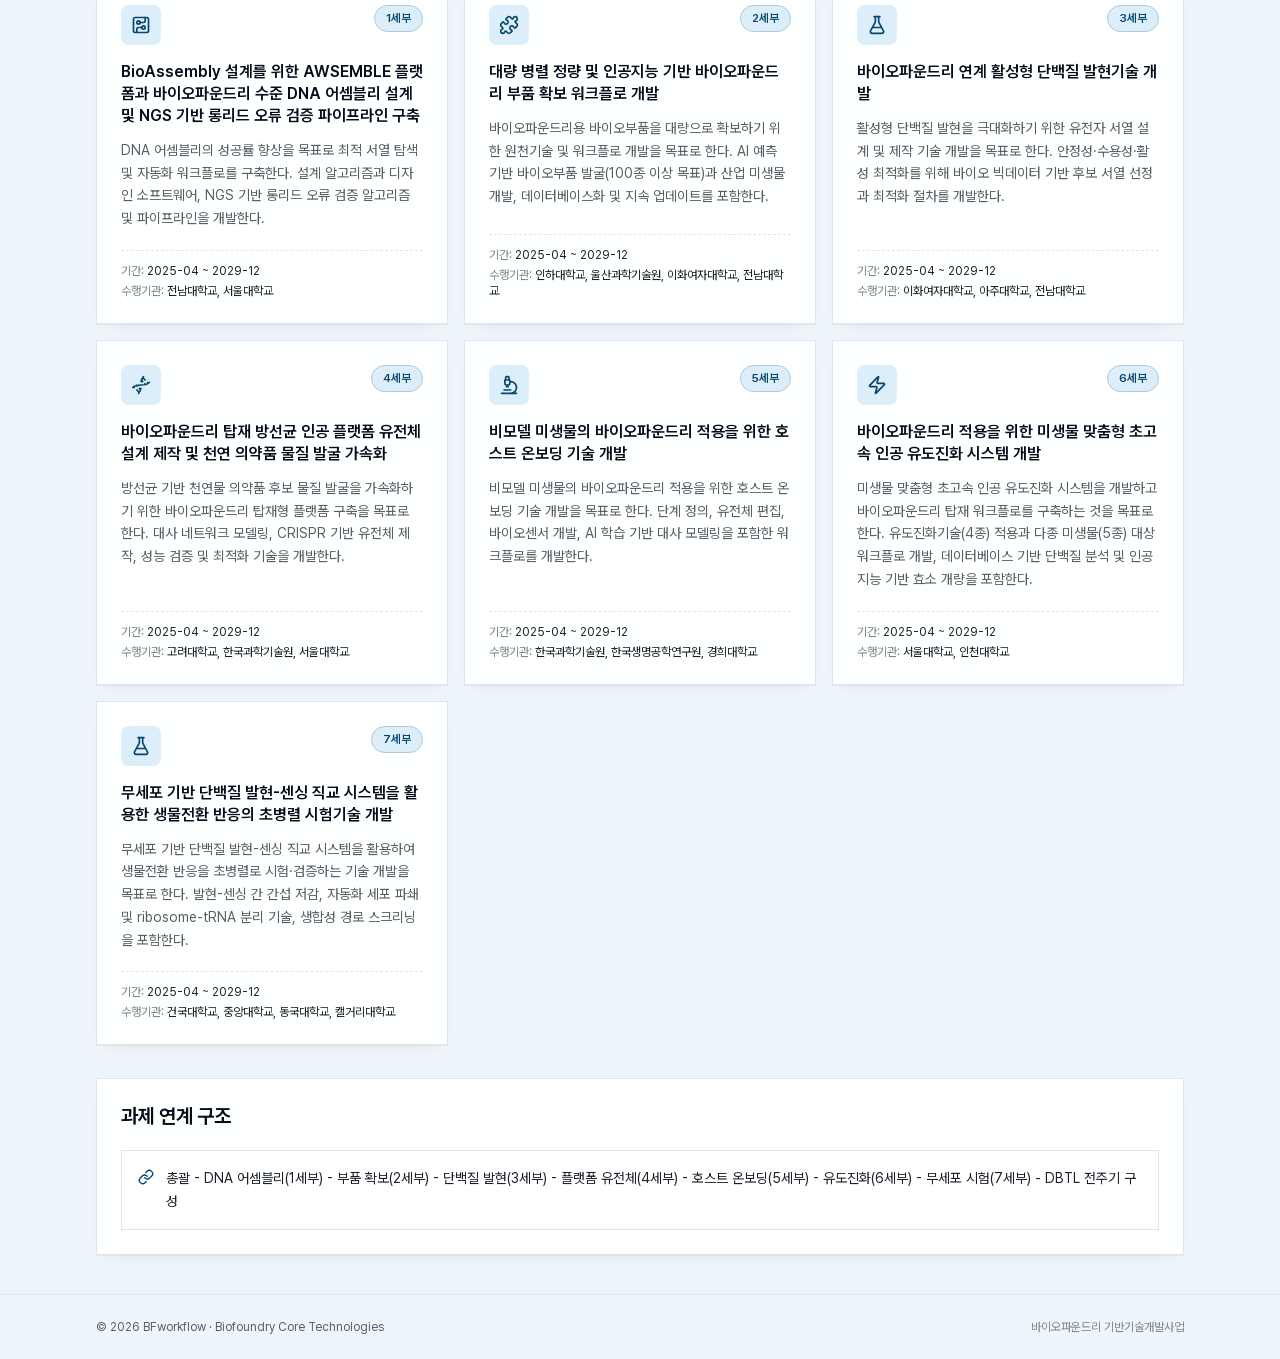
<file: projects/index.html>
<!DOCTYPE html><html lang="ko"> <head><meta charset="UTF-8"><meta name="viewport" content="width=device-width"><meta name="generator" content="Astro v5.18.0"><meta name="description" content="총괄과제와 7개 세부과제의 목표 및 연계 구조를 소개합니다."><meta name="theme-color" content="#f6f7fb"><title>과제소개 | 바이오파운드리 기반기술 포털</title><meta name="astro-view-transitions-enabled" content="true"><meta name="astro-view-transitions-fallback" content="animate"><script type="module" src="/_astro/ClientRouter.astro_astro_type_script_index_0_lang.CDGfc0hd.js"></script><link rel="stylesheet" href="/_astro/index.DNE5mC4Q.css"></head> <body class="site-bg min-h-dvh"> <script>
      document.documentElement.classList.add('js-reveal');
    </script> <header class="sticky top-0 z-30 border-b border-[color:var(--color-line)]/80 bg-[color:var(--color-bg)]/75 backdrop-blur-xl"> <div class="mx-auto flex max-w-6xl items-center justify-between gap-4 px-4 py-3.5 sm:px-6 lg:px-8"> <a href="/" class="group flex items-center gap-2 text-[0.95rem] font-semibold tracking-tight text-[color:var(--color-ink-strong)]"> <span class="flex h-8 w-8 items-center justify-center rounded-lg bg-[color:var(--color-accent-soft)] text-[color:var(--color-accent-ink)] transition group-hover:scale-[1.04]"> <svg width="18" height="18" data-icon="lucide:dna">   <symbol id="ai:lucide:dna" viewBox="0 0 24 24"><path fill="none" stroke="currentColor" stroke-linecap="round" stroke-linejoin="round" stroke-width="2" d="m10 16l1.5 1.5M14 8l-1.5-1.5M15 2c-1.798 1.998-2.518 3.995-2.807 5.993M16.5 10.5l1 1M17 6l-2.891-2.891M2 15c6.667-6 13.333 0 20-6m-2 0l.891.891M3.109 14.109L4 15m2.5-2.5l1 1M7 18l2.891 2.891M9 22c1.798-1.998 2.518-3.995 2.807-5.993"/></symbol><use href="#ai:lucide:dna"></use>  </svg> </span> <span>
BF<span class="text-[color:var(--color-accent-ink)]">workflow</span> </span> </a> <nav class="flex items-center gap-1 sm:gap-1.5"> <a href="/projects" aria-current="page" class="inline-flex items-center gap-1.5 rounded-full px-3 py-1.5 text-xs font-medium transition sm:text-[0.82rem] bg-[color:var(--color-accent-soft)] text-[color:var(--color-accent-ink)] shadow-[inset_0_0_0_1px_color-mix(in_oklab,var(--color-accent)_30%,var(--color-line))]"> <svg width="14" height="14" aria-hidden="true" data-icon="lucide:folder-kanban">   <symbol id="ai:lucide:folder-kanban" viewBox="0 0 24 24"><path fill="none" stroke="currentColor" stroke-linecap="round" stroke-linejoin="round" stroke-width="2" d="M4 20h16a2 2 0 0 0 2-2V8a2 2 0 0 0-2-2h-7.93a2 2 0 0 1-1.66-.9l-.82-1.2A2 2 0 0 0 7.93 3H4a2 2 0 0 0-2 2v13c0 1.1.9 2 2 2m4-10v4m4-4v2m4-2v6"/></symbol><use href="#ai:lucide:folder-kanban"></use>  </svg> <span>과제소개</span> </a><span aria-disabled="true" title="준비 중" class="inline-flex cursor-not-allowed items-center gap-1.5 rounded-full px-3 py-1.5 text-xs font-medium text-[color:var(--color-ink-subtle)] opacity-60 transition sm:text-[0.82rem]"> <svg width="14" height="14" aria-hidden="true" data-icon="lucide:network">   <symbol id="ai:lucide:network" viewBox="0 0 24 24"><g fill="none" stroke="currentColor" stroke-linecap="round" stroke-linejoin="round" stroke-width="2"><rect width="6" height="6" x="16" y="16" rx="1"/><rect width="6" height="6" x="2" y="16" rx="1"/><rect width="6" height="6" x="9" y="2" rx="1"/><path d="M5 16v-3a1 1 0 0 1 1-1h12a1 1 0 0 1 1 1v3m-7-4V8"/></g></symbol><use href="#ai:lucide:network"></use>  </svg> <span>국가바이오파운드리 사업단</span> </span><a href="/trends" class="inline-flex items-center gap-1.5 rounded-full px-3 py-1.5 text-xs font-medium transition sm:text-[0.82rem] text-[color:var(--color-ink-muted)] hover:bg-[color:var(--color-surface-alt)] hover:text-[color:var(--color-ink-strong)]"> <svg width="14" height="14" aria-hidden="true" data-icon="lucide:newspaper">   <symbol id="ai:lucide:newspaper" viewBox="0 0 24 24"><g fill="none" stroke="currentColor" stroke-linecap="round" stroke-linejoin="round" stroke-width="2"><path d="M15 18h-5m8-4h-8m-6 8h16a2 2 0 0 0 2-2V4a2 2 0 0 0-2-2H8a2 2 0 0 0-2 2v16a2 2 0 0 1-4 0v-9a2 2 0 0 1 2-2h2"/><rect width="8" height="4" x="10" y="6" rx="1"/></g></symbol><use href="#ai:lucide:newspaper"></use>  </svg> <span>연구동향</span> </a> </nav> </div> </header> <main class="relative z-10 mx-auto min-h-[calc(100dvh-132px)] w-full max-w-6xl px-4 py-10 sm:px-6 lg:px-8">  <section class="section-card reveal grid gap-8 lg:grid-cols-[1.2fr_0.8fr] lg:items-center"> <div> <p class="eyebrow"> <svg width="14" height="14" data-icon="lucide:book-open-text">   <symbol id="ai:lucide:book-open-text" viewBox="0 0 24 24"><path fill="none" stroke="currentColor" stroke-linecap="round" stroke-linejoin="round" stroke-width="2" d="M12 7v14m4-9h2m-2-4h2M3 18a1 1 0 0 1-1-1V4a1 1 0 0 1 1-1h5a4 4 0 0 1 4 4a4 4 0 0 1 4-4h5a1 1 0 0 1 1 1v13a1 1 0 0 1-1 1h-6a3 3 0 0 0-3 3a3 3 0 0 0-3-3zm3-6h2M6 8h2"/></symbol><use href="#ai:lucide:book-open-text"></use>  </svg> Project Overview
</p> <h1 class="mt-4 text-3xl font-semibold leading-[1.15] tracking-tight text-[color:var(--color-ink-strong)] sm:text-4xl">
총괄 및 7개 세부과제 소개
</h1> <p class="mt-4 text-[0.95rem] leading-relaxed text-[color:var(--color-ink-muted)]">
바이오파운드리 기반기술개발사업의 목표·역할 및 연계 구조
</p> <div class="mt-6 flex flex-wrap gap-2"> <span class="badge-accent">총괄 1</span> <span class="badge-accent">세부 7</span> </div> </div> <img src="/images/generated/projects-hero-dbtl-pipeline.png" alt="DBTL 파이프라인 시각화" class="h-full w-full rounded-none border border-[color:var(--color-line)] bg-[color:var(--color-surface-alt)] object-cover shadow-[var(--shadow-card)]"> </section> <section class="mt-8 section-card reveal"> <div class="flex flex-wrap items-start justify-between gap-3"> <h2 class="section-title">바이오파운드리 온보딩을 위한 워크플로 통합 개발 및 표준화 기반 구축</h2> <span class="badge-accent">총괄</span> </div> <p class="mt-2 text-xs text-[color:var(--color-ink-subtle)]">
공고번호 2025023 · 과제번호 NBM9582511 </p> <p class="section-subtitle">바이오파운드리 인프라의 효율적 작동·운영을 가능케 하는 DBTL(설계-제작-시험-학습) 단계별 요소기술 개발</p> <dl class="mt-6 grid gap-3 text-sm text-[color:var(--color-ink-muted)] sm:grid-cols-2 lg:grid-cols-4"> <div class="rounded-none border border-[color:var(--color-line)] bg-[color:var(--color-surface-alt)] p-4"> <dt class="text-xs text-[color:var(--color-ink-subtle)]">기간</dt> <dd class="mt-1 font-medium text-[color:var(--color-ink-strong)]">2025-08 ~ 2029-12</dd> </div><div class="rounded-none border border-[color:var(--color-line)] bg-[color:var(--color-surface-alt)] p-4"> <dt class="text-xs text-[color:var(--color-ink-subtle)]">주관기관</dt> <dd class="mt-1 font-medium text-[color:var(--color-ink-strong)]">한국생명공학연구원</dd> </div><div class="rounded-none border border-[color:var(--color-line)] bg-[color:var(--color-surface-alt)] p-4"> <dt class="text-xs text-[color:var(--color-ink-subtle)]">부처</dt> <dd class="mt-1 font-medium text-[color:var(--color-ink-strong)]">과학기술정보통신부</dd> </div><div class="rounded-none border border-[color:var(--color-line)] bg-[color:var(--color-surface-alt)] p-4"> <dt class="text-xs text-[color:var(--color-ink-subtle)]">전문기관</dt> <dd class="mt-1 font-medium text-[color:var(--color-ink-strong)]">한국연구재단</dd> </div> </dl> <div class="mt-8 border-t border-[color:var(--color-line)] pt-6"> <h3 class="text-lg font-semibold tracking-tight text-[color:var(--color-ink-strong)]">
연구개발 필요성
</h3> <ul class="mt-5 grid gap-2 text-sm leading-relaxed text-[color:var(--color-ink-muted)]"> <li class="flex gap-2.5 rounded-none bg-[color:var(--color-surface-alt)] p-3"> <svg width="16" height="16" class="mt-0.5 flex-shrink-0 text-[color:var(--color-accent-ink)]" aria-hidden="true" data-icon="lucide:check-circle-2">   <symbol id="ai:lucide:check-circle-2" viewBox="0 0 24 24"><g fill="none" stroke="currentColor" stroke-linecap="round" stroke-linejoin="round" stroke-width="2"><circle cx="12" cy="12" r="10"/><path d="m9 12l2 2l4-4"/></g></symbol><use href="#ai:lucide:check-circle-2"></use>  </svg> <span>생물학 실험 다양성에 대응하려면 모듈화·표준화된 공정 체계와 바이오파운드리 공정/운영의 공통 개념 정립이 필요함</span> </li><li class="flex gap-2.5 rounded-none bg-[color:var(--color-surface-alt)] p-3"> <svg width="16" height="16" viewBox="0 0 24 24" class="mt-0.5 flex-shrink-0 text-[color:var(--color-accent-ink)]" aria-hidden="true" data-icon="lucide:check-circle-2">   <use href="#ai:lucide:check-circle-2"></use>  </svg> <span>워크플로 자동화 수준을 상세히 정의하고, 기존·신규 워크플로 성능을 비교할 수 있는 정량 지표가 필요함</span> </li><li class="flex gap-2.5 rounded-none bg-[color:var(--color-surface-alt)] p-3"> <svg width="16" height="16" viewBox="0 0 24 24" class="mt-0.5 flex-shrink-0 text-[color:var(--color-accent-ink)]" aria-hidden="true" data-icon="lucide:check-circle-2">   <use href="#ai:lucide:check-circle-2"></use>  </svg> <span>핵산·단백질·세포 수준의 핵심 워크플로를 서비스 가능한 수준으로 최적화하고, 통합 관리도구를 통해 성능 유지·개선을 지속해야 함</span> </li> </ul> <div class="mt-5 grid gap-3 md:grid-cols-2"> <article class="rounded-none border border-[color:var(--color-line)] bg-[color:var(--color-surface)] p-4 text-sm text-[color:var(--color-ink-strong)] shadow-[var(--shadow-card)]"> <div class="flex items-center gap-2 text-[color:var(--color-accent-ink)]"> <svg width="16" height="16" aria-hidden="true" data-icon="lucide:workflow">   <symbol id="ai:lucide:workflow" viewBox="0 0 24 24"><g fill="none" stroke="currentColor" stroke-linecap="round" stroke-linejoin="round" stroke-width="2"><rect width="8" height="8" x="3" y="3" rx="2"/><path d="M7 11v4a2 2 0 0 0 2 2h4"/><rect width="8" height="8" x="13" y="13" rx="2"/></g></symbol><use href="#ai:lucide:workflow"></use>  </svg> <span class="text-xs font-semibold tracking-wide uppercase">DBTL Link</span> </div> <p class="mt-2 leading-relaxed">L2D(Learn to Design): 공개 데이터 기반 설계 고도화</p> </article><article class="rounded-none border border-[color:var(--color-line)] bg-[color:var(--color-surface)] p-4 text-sm text-[color:var(--color-ink-strong)] shadow-[var(--shadow-card)]"> <div class="flex items-center gap-2 text-[color:var(--color-accent-ink)]"> <svg width="16" height="16" viewBox="0 0 24 24" aria-hidden="true" data-icon="lucide:workflow">   <use href="#ai:lucide:workflow"></use>  </svg> <span class="text-xs font-semibold tracking-wide uppercase">DBTL Link</span> </div> <p class="mt-2 leading-relaxed">D2B(Design to Build): 설계 정보의 자동 구축 공정 연계</p> </article><article class="rounded-none border border-[color:var(--color-line)] bg-[color:var(--color-surface)] p-4 text-sm text-[color:var(--color-ink-strong)] shadow-[var(--shadow-card)]"> <div class="flex items-center gap-2 text-[color:var(--color-accent-ink)]"> <svg width="16" height="16" viewBox="0 0 24 24" aria-hidden="true" data-icon="lucide:workflow">   <use href="#ai:lucide:workflow"></use>  </svg> <span class="text-xs font-semibold tracking-wide uppercase">DBTL Link</span> </div> <p class="mt-2 leading-relaxed">B2T(Build to Test): 병목 공정(파쇄/정제) 처리량·비용 개선</p> </article><article class="rounded-none border border-[color:var(--color-line)] bg-[color:var(--color-surface)] p-4 text-sm text-[color:var(--color-ink-strong)] shadow-[var(--shadow-card)]"> <div class="flex items-center gap-2 text-[color:var(--color-accent-ink)]"> <svg width="16" height="16" viewBox="0 0 24 24" aria-hidden="true" data-icon="lucide:workflow">   <use href="#ai:lucide:workflow"></use>  </svg> <span class="text-xs font-semibold tracking-wide uppercase">DBTL Link</span> </div> <p class="mt-2 leading-relaxed">T2L(Test to Learn): 저비용 고품질 학습 데이터 확보</p> </article> </div> </div> <div class="mt-8 border-t border-[color:var(--color-line)] pt-6"> <h3 class="text-lg font-semibold tracking-tight text-[color:var(--color-ink-strong)]">
총괄과제 연차별 계획
</h3> <div class="mt-5 overflow-hidden rounded-none border border-[color:var(--color-line)]"> <table class="w-full border-collapse text-sm"> <thead> <tr class="bg-[color:var(--color-surface-alt)] text-left text-xs text-[color:var(--color-ink-subtle)]"> <th class="w-24 px-4 py-2.5 font-semibold">연차</th> <th class="px-4 py-2.5 font-semibold">계획</th> </tr> </thead> <tbody> <tr class="border-t border-[color:var(--color-line)]"> <td class="whitespace-nowrap px-4 py-2.5 font-medium text-[color:var(--color-accent-ink)]"> 1년차 </td> <td class="px-4 py-2.5 leading-relaxed text-[color:var(--color-ink)]">핵심 워크플로 상세 설계 및 DBTL 연속화 기술 개발</td> </tr><tr class="border-t border-[color:var(--color-line)]"> <td class="whitespace-nowrap px-4 py-2.5 font-medium text-[color:var(--color-accent-ink)]"> 2년차 </td> <td class="px-4 py-2.5 leading-relaxed text-[color:var(--color-ink)]">핵심 워크플로 구현 및 워크플로 평가 지표 개발</td> </tr><tr class="border-t border-[color:var(--color-line)]"> <td class="whitespace-nowrap px-4 py-2.5 font-medium text-[color:var(--color-accent-ink)]"> 3년차 </td> <td class="px-4 py-2.5 leading-relaxed text-[color:var(--color-ink)]">워크플로 성능 검증 및 통합 관리시스템 개발</td> </tr><tr class="border-t border-[color:var(--color-line)]"> <td class="whitespace-nowrap px-4 py-2.5 font-medium text-[color:var(--color-accent-ink)]"> 4년차 </td> <td class="px-4 py-2.5 leading-relaxed text-[color:var(--color-ink)]">신규 개발 워크플로 통합 및 통합 관리시스템 검증</td> </tr><tr class="border-t border-[color:var(--color-line)]"> <td class="whitespace-nowrap px-4 py-2.5 font-medium text-[color:var(--color-accent-ink)]"> 5년차 </td> <td class="px-4 py-2.5 leading-relaxed text-[color:var(--color-ink)]">서비스 수준 워크플로 역량 확보 및 최적화</td> </tr> </tbody> </table> </div> </div> </section> <section class="mt-8 reveal"> <h2 class="section-title">세부과제 (1~7세부, 총 7개)</h2> <p class="section-subtitle">
각 세부과제는 DBTL 전주기에서 설계·제작·시험·학습 워크플로를 분담하며, 총괄과제의 통합 워크플로·관리시스템에 연계됩니다.
</p> <div class="mt-6 grid gap-4 md:grid-cols-2 xl:grid-cols-3"> <article class="section-card card-hover flex h-full flex-col"> <div class="flex items-start justify-between gap-3"> <span class="flex h-10 w-10 items-center justify-center rounded-lg bg-[color:var(--color-accent-soft)] text-[color:var(--color-accent-ink)]"> <svg width="20" height="20" aria-hidden="true" data-icon="lucide:circuit-board">   <symbol id="ai:lucide:circuit-board" viewBox="0 0 24 24"><g fill="none" stroke="currentColor" stroke-linecap="round" stroke-linejoin="round" stroke-width="2"><rect width="18" height="18" x="3" y="3" rx="2"/><path d="M11 9h4a2 2 0 0 0 2-2V3"/><circle cx="9" cy="9" r="2"/><path d="M7 21v-4a2 2 0 0 1 2-2h4"/><circle cx="15" cy="15" r="2"/></g></symbol><use href="#ai:lucide:circuit-board"></use>  </svg> </span> <div class="flex flex-wrap justify-end gap-1.5"> <span class="badge-accent">1세부</span> </div> </div> <h3 class="mt-4 text-base font-semibold leading-snug text-[color:var(--color-ink-strong)]"> BioAssembly 설계를 위한 AWSEMBLE 플랫폼과 바이오파운드리 수준 DNA 어셈블리 설계 및 NGS 기반 롱리드 오류 검증 파이프라인 구축 </h3> <p class="mt-3 flex-1 text-sm leading-relaxed text-[color:var(--color-ink-muted)]"> DNA 어셈블리의 성공률 향상을 목표로 최적 서열 탐색 및 자동화 워크플로를 구축한다. 설계 알고리즘과 디자인 소프트웨어, NGS 기반 롱리드 오류 검증 알고리즘 및 파이프라인을 개발한다. </p> <dl class="mt-5 space-y-1 border-t border-dashed border-[color:var(--color-line)] pt-3 text-xs text-[color:var(--color-ink-subtle)]"> <div> <dt class="inline">기간: </dt> <dd class="inline text-[color:var(--color-ink)]">2025-04 ~ 2029-12</dd> </div> <div> <dt class="inline">수행기관: </dt> <dd class="inline text-[color:var(--color-ink)]">전남대학교, 서울대학교</dd> </div> </dl> </article><article class="section-card card-hover flex h-full flex-col"> <div class="flex items-start justify-between gap-3"> <span class="flex h-10 w-10 items-center justify-center rounded-lg bg-[color:var(--color-accent-soft)] text-[color:var(--color-accent-ink)]"> <svg width="20" height="20" aria-hidden="true" data-icon="lucide:puzzle">   <symbol id="ai:lucide:puzzle" viewBox="0 0 24 24"><path fill="none" stroke="currentColor" stroke-linecap="round" stroke-linejoin="round" stroke-width="2" d="M15.39 4.39a1 1 0 0 0 1.68-.474a2.5 2.5 0 1 1 3.014 3.015a1 1 0 0 0-.474 1.68l1.683 1.682a2.414 2.414 0 0 1 0 3.414L19.61 15.39a1 1 0 0 1-1.68-.474a2.5 2.5 0 1 0-3.014 3.015a1 1 0 0 1 .474 1.68l-1.683 1.682a2.414 2.414 0 0 1-3.414 0L8.61 19.61a1 1 0 0 0-1.68.474a2.5 2.5 0 1 1-3.014-3.015a1 1 0 0 0 .474-1.68l-1.683-1.682a2.414 2.414 0 0 1 0-3.414L4.39 8.61a1 1 0 0 1 1.68.474a2.5 2.5 0 1 0 3.014-3.015a1 1 0 0 1-.474-1.68l1.683-1.682a2.414 2.414 0 0 1 3.414 0z"/></symbol><use href="#ai:lucide:puzzle"></use>  </svg> </span> <div class="flex flex-wrap justify-end gap-1.5"> <span class="badge-accent">2세부</span> </div> </div> <h3 class="mt-4 text-base font-semibold leading-snug text-[color:var(--color-ink-strong)]"> 대량 병렬 정량 및 인공지능 기반 바이오파운드리 부품 확보 워크플로 개발 </h3> <p class="mt-3 flex-1 text-sm leading-relaxed text-[color:var(--color-ink-muted)]"> 바이오파운드리용 바이오부품을 대량으로 확보하기 위한 원천기술 및 워크플로 개발을 목표로 한다. AI 예측 기반 바이오부품 발굴(100종 이상 목표)과 산업 미생물 개발, 데이터베이스화 및 지속 업데이트를 포함한다. </p> <dl class="mt-5 space-y-1 border-t border-dashed border-[color:var(--color-line)] pt-3 text-xs text-[color:var(--color-ink-subtle)]"> <div> <dt class="inline">기간: </dt> <dd class="inline text-[color:var(--color-ink)]">2025-04 ~ 2029-12</dd> </div> <div> <dt class="inline">수행기관: </dt> <dd class="inline text-[color:var(--color-ink)]">인하대학교, 울산과학기술원, 이화여자대학교, 전남대학교</dd> </div> </dl> </article><article class="section-card card-hover flex h-full flex-col"> <div class="flex items-start justify-between gap-3"> <span class="flex h-10 w-10 items-center justify-center rounded-lg bg-[color:var(--color-accent-soft)] text-[color:var(--color-accent-ink)]"> <svg width="20" height="20" aria-hidden="true" data-icon="lucide:flask-conical">   <symbol id="ai:lucide:flask-conical" viewBox="0 0 24 24"><path fill="none" stroke="currentColor" stroke-linecap="round" stroke-linejoin="round" stroke-width="2" d="M14 2v6a2 2 0 0 0 .245.96l5.51 10.08A2 2 0 0 1 18 22H6a2 2 0 0 1-1.755-2.96l5.51-10.08A2 2 0 0 0 10 8V2M6.453 15h11.094M8.5 2h7"/></symbol><use href="#ai:lucide:flask-conical"></use>  </svg> </span> <div class="flex flex-wrap justify-end gap-1.5"> <span class="badge-accent">3세부</span> </div> </div> <h3 class="mt-4 text-base font-semibold leading-snug text-[color:var(--color-ink-strong)]"> 바이오파운드리 연계 활성형 단백질 발현기술 개발 </h3> <p class="mt-3 flex-1 text-sm leading-relaxed text-[color:var(--color-ink-muted)]"> 활성형 단백질 발현을 극대화하기 위한 유전자 서열 설계 및 제작 기술 개발을 목표로 한다. 안정성·수용성·활성 최적화를 위해 바이오 빅데이터 기반 후보 서열 선정과 최적화 절차를 개발한다. </p> <dl class="mt-5 space-y-1 border-t border-dashed border-[color:var(--color-line)] pt-3 text-xs text-[color:var(--color-ink-subtle)]"> <div> <dt class="inline">기간: </dt> <dd class="inline text-[color:var(--color-ink)]">2025-04 ~ 2029-12</dd> </div> <div> <dt class="inline">수행기관: </dt> <dd class="inline text-[color:var(--color-ink)]">이화여자대학교, 아주대학교, 전남대학교</dd> </div> </dl> </article><article class="section-card card-hover flex h-full flex-col"> <div class="flex items-start justify-between gap-3"> <span class="flex h-10 w-10 items-center justify-center rounded-lg bg-[color:var(--color-accent-soft)] text-[color:var(--color-accent-ink)]"> <svg width="20" height="20" viewBox="0 0 24 24" aria-hidden="true" data-icon="lucide:dna">   <use href="#ai:lucide:dna"></use>  </svg> </span> <div class="flex flex-wrap justify-end gap-1.5"> <span class="badge-accent">4세부</span> </div> </div> <h3 class="mt-4 text-base font-semibold leading-snug text-[color:var(--color-ink-strong)]"> 바이오파운드리 탑재 방선균 인공 플랫폼 유전체 설계 제작 및 천연 의약품 물질 발굴 가속화 </h3> <p class="mt-3 flex-1 text-sm leading-relaxed text-[color:var(--color-ink-muted)]"> 방선균 기반 천연물 의약품 후보 물질 발굴을 가속화하기 위한 바이오파운드리 탑재형 플랫폼 구축을 목표로 한다. 대사 네트워크 모델링, CRISPR 기반 유전체 제작, 성능 검증 및 최적화 기술을 개발한다. </p> <dl class="mt-5 space-y-1 border-t border-dashed border-[color:var(--color-line)] pt-3 text-xs text-[color:var(--color-ink-subtle)]"> <div> <dt class="inline">기간: </dt> <dd class="inline text-[color:var(--color-ink)]">2025-04 ~ 2029-12</dd> </div> <div> <dt class="inline">수행기관: </dt> <dd class="inline text-[color:var(--color-ink)]">고려대학교, 한국과학기술원, 서울대학교</dd> </div> </dl> </article><article class="section-card card-hover flex h-full flex-col"> <div class="flex items-start justify-between gap-3"> <span class="flex h-10 w-10 items-center justify-center rounded-lg bg-[color:var(--color-accent-soft)] text-[color:var(--color-accent-ink)]"> <svg width="20" height="20" aria-hidden="true" data-icon="lucide:microscope">   <symbol id="ai:lucide:microscope" viewBox="0 0 24 24"><path fill="none" stroke="currentColor" stroke-linecap="round" stroke-linejoin="round" stroke-width="2" d="M6 18h8M3 22h18m-7 0a7 7 0 1 0 0-14h-1m-4 6h2m-2-2a2 2 0 0 1-2-2V6h6v4a2 2 0 0 1-2 2Zm3-6V3a1 1 0 0 0-1-1H9a1 1 0 0 0-1 1v3"/></symbol><use href="#ai:lucide:microscope"></use>  </svg> </span> <div class="flex flex-wrap justify-end gap-1.5"> <span class="badge-accent">5세부</span> </div> </div> <h3 class="mt-4 text-base font-semibold leading-snug text-[color:var(--color-ink-strong)]"> 비모델 미생물의 바이오파운드리 적용을 위한 호스트 온보딩 기술 개발 </h3> <p class="mt-3 flex-1 text-sm leading-relaxed text-[color:var(--color-ink-muted)]"> 비모델 미생물의 바이오파운드리 적용을 위한 호스트 온보딩 기술 개발을 목표로 한다. 단계 정의, 유전체 편집, 바이오센서 개발, AI 학습 기반 대사 모델링을 포함한 워크플로를 개발한다. </p> <dl class="mt-5 space-y-1 border-t border-dashed border-[color:var(--color-line)] pt-3 text-xs text-[color:var(--color-ink-subtle)]"> <div> <dt class="inline">기간: </dt> <dd class="inline text-[color:var(--color-ink)]">2025-04 ~ 2029-12</dd> </div> <div> <dt class="inline">수행기관: </dt> <dd class="inline text-[color:var(--color-ink)]">한국과학기술원, 한국생명공학연구원, 경희대학교</dd> </div> </dl> </article><article class="section-card card-hover flex h-full flex-col"> <div class="flex items-start justify-between gap-3"> <span class="flex h-10 w-10 items-center justify-center rounded-lg bg-[color:var(--color-accent-soft)] text-[color:var(--color-accent-ink)]"> <svg width="20" height="20" aria-hidden="true" data-icon="lucide:zap">   <symbol id="ai:lucide:zap" viewBox="0 0 24 24"><path fill="none" stroke="currentColor" stroke-linecap="round" stroke-linejoin="round" stroke-width="2" d="M4 14a1 1 0 0 1-.78-1.63l9.9-10.2a.5.5 0 0 1 .86.46l-1.92 6.02A1 1 0 0 0 13 10h7a1 1 0 0 1 .78 1.63l-9.9 10.2a.5.5 0 0 1-.86-.46l1.92-6.02A1 1 0 0 0 11 14z"/></symbol><use href="#ai:lucide:zap"></use>  </svg> </span> <div class="flex flex-wrap justify-end gap-1.5"> <span class="badge-accent">6세부</span> </div> </div> <h3 class="mt-4 text-base font-semibold leading-snug text-[color:var(--color-ink-strong)]"> 바이오파운드리 적용을 위한 미생물 맞춤형 초고속 인공 유도진화 시스템 개발 </h3> <p class="mt-3 flex-1 text-sm leading-relaxed text-[color:var(--color-ink-muted)]"> 미생물 맞춤형 초고속 인공 유도진화 시스템을 개발하고 바이오파운드리 탑재 워크플로를 구축하는 것을 목표로 한다. 유도진화기술(4종) 적용과 다종 미생물(5종) 대상 워크플로 개발, 데이터베이스 기반 단백질 분석 및 인공지능 기반 효소 개량을 포함한다. </p> <dl class="mt-5 space-y-1 border-t border-dashed border-[color:var(--color-line)] pt-3 text-xs text-[color:var(--color-ink-subtle)]"> <div> <dt class="inline">기간: </dt> <dd class="inline text-[color:var(--color-ink)]">2025-04 ~ 2029-12</dd> </div> <div> <dt class="inline">수행기관: </dt> <dd class="inline text-[color:var(--color-ink)]">서울대학교, 인천대학교</dd> </div> </dl> </article><article class="section-card card-hover flex h-full flex-col"> <div class="flex items-start justify-between gap-3"> <span class="flex h-10 w-10 items-center justify-center rounded-lg bg-[color:var(--color-accent-soft)] text-[color:var(--color-accent-ink)]"> <svg width="20" height="20" viewBox="0 0 24 24" aria-hidden="true" data-icon="lucide:flask-conical">   <use href="#ai:lucide:flask-conical"></use>  </svg> </span> <div class="flex flex-wrap justify-end gap-1.5"> <span class="badge-accent">7세부</span> </div> </div> <h3 class="mt-4 text-base font-semibold leading-snug text-[color:var(--color-ink-strong)]"> 무세포 기반 단백질 발현-센싱 직교 시스템을 활용한 생물전환 반응의 초병렬 시험기술 개발 </h3> <p class="mt-3 flex-1 text-sm leading-relaxed text-[color:var(--color-ink-muted)]"> 무세포 기반 단백질 발현-센싱 직교 시스템을 활용하여 생물전환 반응을 초병렬로 시험·검증하는 기술 개발을 목표로 한다. 발현-센싱 간 간섭 저감, 자동화 세포 파쇄 및 ribosome-tRNA 분리 기술, 생합성 경로 스크리닝을 포함한다. </p> <dl class="mt-5 space-y-1 border-t border-dashed border-[color:var(--color-line)] pt-3 text-xs text-[color:var(--color-ink-subtle)]"> <div> <dt class="inline">기간: </dt> <dd class="inline text-[color:var(--color-ink)]">2025-04 ~ 2029-12</dd> </div> <div> <dt class="inline">수행기관: </dt> <dd class="inline text-[color:var(--color-ink)]">건국대학교, 중앙대학교, 동국대학교, 캘거리대학교</dd> </div> </dl> </article> </div> </section> <section class="mt-8 section-card reveal"> <h2 class="section-title">과제 연계 구조</h2> <ul class="mt-5 grid gap-3"> <li class="flex gap-3 rounded-none border border-[color:var(--color-line)] bg-[color:var(--color-surface)] p-4 text-sm leading-relaxed text-[color:var(--color-ink)]"> <svg width="16" height="16" class="mt-0.5 flex-shrink-0 text-[color:var(--color-accent-ink)]" aria-hidden="true" data-icon="lucide:link">   <symbol id="ai:lucide:link" viewBox="0 0 24 24"><g fill="none" stroke="currentColor" stroke-linecap="round" stroke-linejoin="round" stroke-width="2"><path d="M10 13a5 5 0 0 0 7.54.54l3-3a5 5 0 0 0-7.07-7.07l-1.72 1.71"/><path d="M14 11a5 5 0 0 0-7.54-.54l-3 3a5 5 0 0 0 7.07 7.07l1.71-1.71"/></g></symbol><use href="#ai:lucide:link"></use>  </svg> <span>총괄 - DNA 어셈블리(1세부) - 부품 확보(2세부) - 단백질 발현(3세부) - 플랫폼 유전체(4세부) - 호스트 온보딩(5세부) - 유도진화(6세부) - 무세포 시험(7세부) - DBTL 전주기 구성</span> </li> </ul> </section>  </main> <footer class="relative z-10 border-t border-[color:var(--color-line)]/80 bg-[color:var(--color-bg)]/70 backdrop-blur-xl"> <div class="mx-auto flex max-w-6xl flex-col items-start justify-between gap-2 px-4 py-6 text-xs text-[color:var(--color-ink-muted)] sm:flex-row sm:items-center sm:px-6 lg:px-8"> <span>© 2026 BFworkflow · Biofoundry Core Technologies</span> <span class="text-[color:var(--color-ink-subtle)]">
바이오파운드리 기반기술개발사업
</span> </div> </footer> <script type="module">const o=()=>{const t=Array.from(document.querySelectorAll(".reveal:not(.is-visible)")).filter(e=>e.offsetParent!==null||e.getClientRects().length>0);if(t.length===0)return;if(!("IntersectionObserver"in window)){t.forEach(e=>e.classList.add("is-visible"));return}const s=new IntersectionObserver((e,n)=>{for(const r of e)r.isIntersecting&&(r.target.classList.add("is-visible"),n.unobserve(r.target))},{rootMargin:"0px 0px -8% 0px",threshold:.08});t.forEach(e=>s.observe(e))};document.addEventListener("astro:page-load",o);</script> </body> </html>
</file>
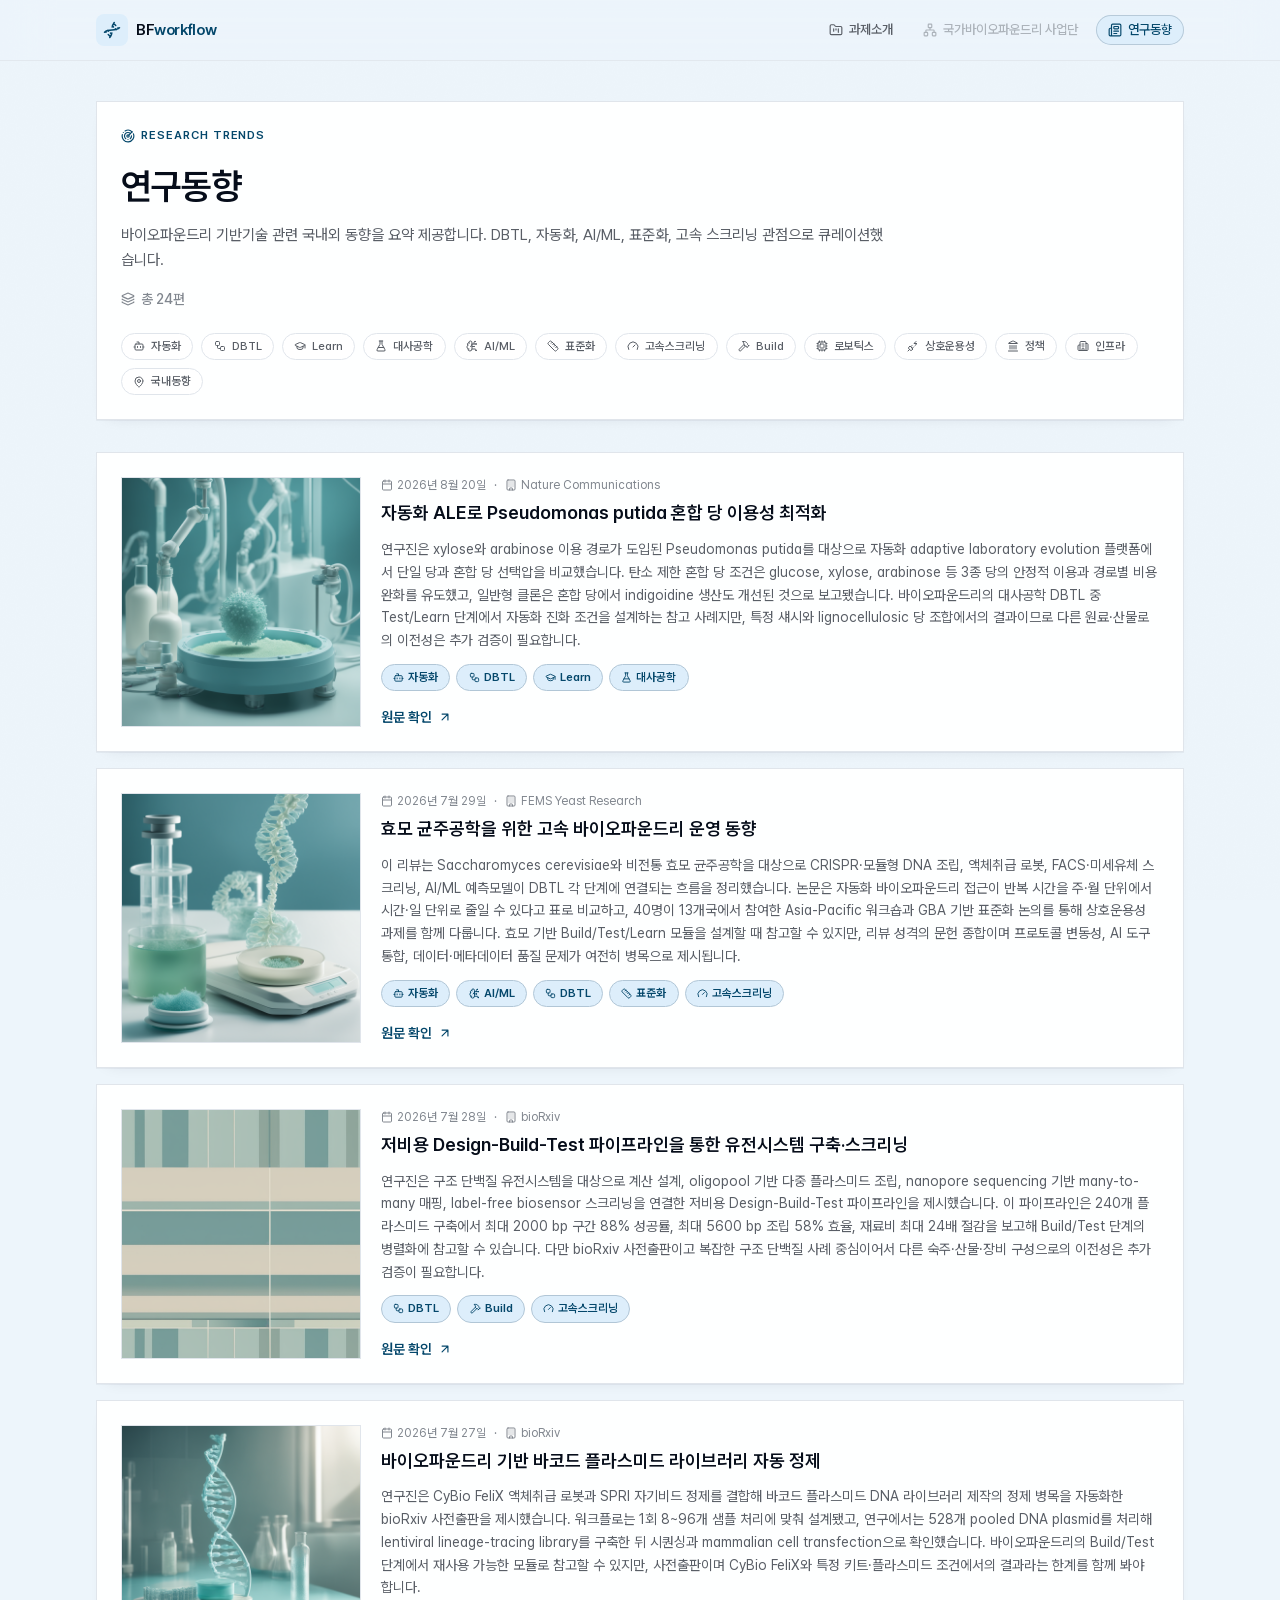
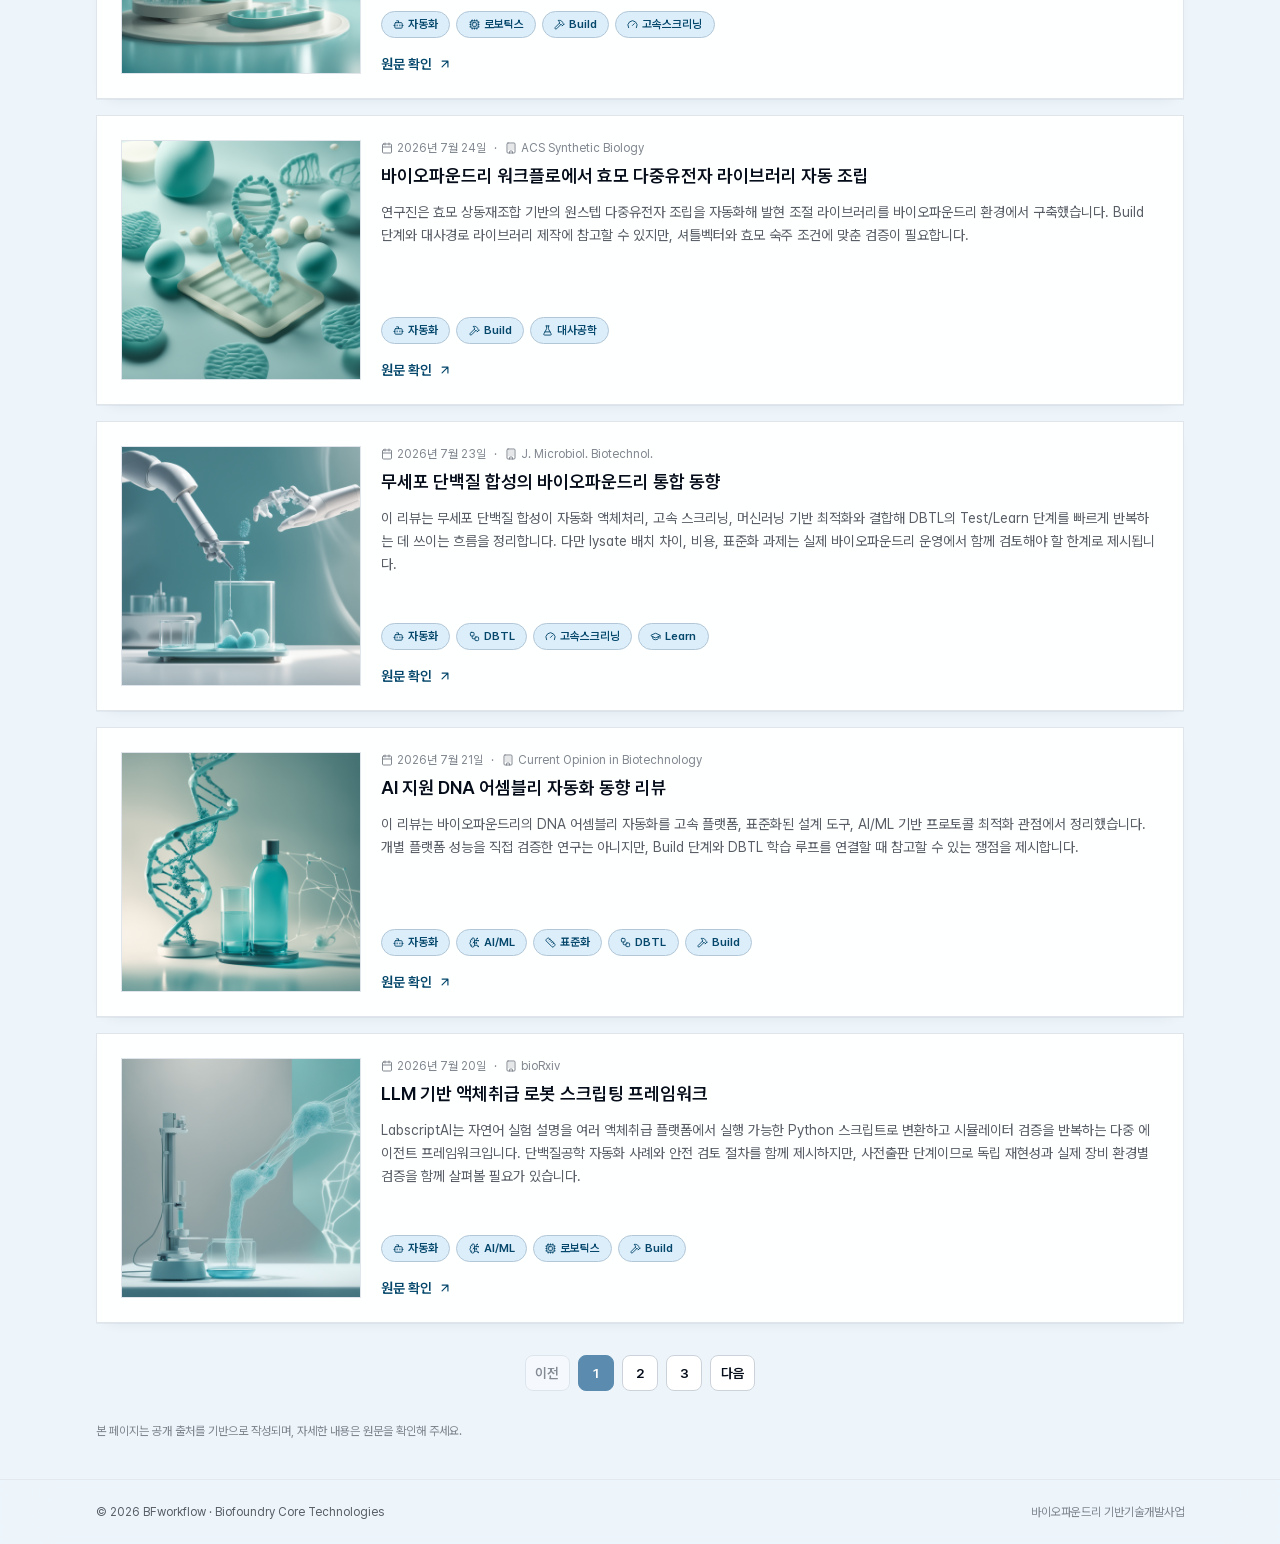
<file: trends/index.html>
<!DOCTYPE html><html lang="ko"> <head><meta charset="UTF-8"><meta name="viewport" content="width=device-width"><meta name="generator" content="Astro v5.18.0"><meta name="description" content="바이오파운드리 기반기술 관련 최신 연구·정책 동향을 제공합니다."><meta name="theme-color" content="#f6f7fb"><title>연구동향 | 바이오파운드리 기반기술 포털</title><meta name="astro-view-transitions-enabled" content="true"><meta name="astro-view-transitions-fallback" content="animate"><script type="module" src="/_astro/ClientRouter.astro_astro_type_script_index_0_lang.CDGfc0hd.js"></script><link rel="stylesheet" href="/_astro/index.DNE5mC4Q.css">
<style>html.js-paginated .trend-item[data-astro-cid-dxo7bebe]:not([data-page="1"]){display:none}html.js-paginated .trend-pagination[data-astro-cid-dxo7bebe]{display:flex}.trend-pagination .page-btn{display:inline-flex;align-items:center;justify-content:center;min-width:2.25rem;height:2.25rem;padding:0 .6rem;border-radius:var(--radius-control);border:1px solid var(--color-line-strong);background-color:var(--color-surface);font-size:.85rem;font-weight:600;color:var(--color-ink-strong);cursor:pointer;transition:border-color .18s ease,background-color .18s ease,color .18s ease}.trend-pagination .page-btn:hover:not(:disabled){border-color:var(--color-accent-ring)}.trend-pagination .page-btn:disabled{opacity:.45;cursor:not-allowed}.trend-pagination .page-btn[aria-current=page]{background-color:var(--color-accent);border-color:var(--color-accent);color:#fff}.trend-pagination .page-ellipsis{display:inline-flex;align-items:center;justify-content:center;min-width:2.25rem;height:2.25rem;color:var(--color-ink-subtle);user-select:none}
</style></head> <body class="site-bg min-h-dvh"> <script>
      document.documentElement.classList.add('js-reveal');
    </script> <header class="sticky top-0 z-30 border-b border-[color:var(--color-line)]/80 bg-[color:var(--color-bg)]/75 backdrop-blur-xl"> <div class="mx-auto flex max-w-6xl items-center justify-between gap-4 px-4 py-3.5 sm:px-6 lg:px-8"> <a href="/" class="group flex items-center gap-2 text-[0.95rem] font-semibold tracking-tight text-[color:var(--color-ink-strong)]"> <span class="flex h-8 w-8 items-center justify-center rounded-lg bg-[color:var(--color-accent-soft)] text-[color:var(--color-accent-ink)] transition group-hover:scale-[1.04]"> <svg width="18" height="18" data-icon="lucide:dna">   <symbol id="ai:lucide:dna" viewBox="0 0 24 24"><path fill="none" stroke="currentColor" stroke-linecap="round" stroke-linejoin="round" stroke-width="2" d="m10 16l1.5 1.5M14 8l-1.5-1.5M15 2c-1.798 1.998-2.518 3.995-2.807 5.993M16.5 10.5l1 1M17 6l-2.891-2.891M2 15c6.667-6 13.333 0 20-6m-2 0l.891.891M3.109 14.109L4 15m2.5-2.5l1 1M7 18l2.891 2.891M9 22c1.798-1.998 2.518-3.995 2.807-5.993"/></symbol><use href="#ai:lucide:dna"></use>  </svg> </span> <span>
BF<span class="text-[color:var(--color-accent-ink)]">workflow</span> </span> </a> <nav class="flex items-center gap-1 sm:gap-1.5"> <a href="/projects" class="inline-flex items-center gap-1.5 rounded-full px-3 py-1.5 text-xs font-medium transition sm:text-[0.82rem] text-[color:var(--color-ink-muted)] hover:bg-[color:var(--color-surface-alt)] hover:text-[color:var(--color-ink-strong)]"> <svg width="14" height="14" aria-hidden="true" data-icon="lucide:folder-kanban">   <symbol id="ai:lucide:folder-kanban" viewBox="0 0 24 24"><path fill="none" stroke="currentColor" stroke-linecap="round" stroke-linejoin="round" stroke-width="2" d="M4 20h16a2 2 0 0 0 2-2V8a2 2 0 0 0-2-2h-7.93a2 2 0 0 1-1.66-.9l-.82-1.2A2 2 0 0 0 7.93 3H4a2 2 0 0 0-2 2v13c0 1.1.9 2 2 2m4-10v4m4-4v2m4-2v6"/></symbol><use href="#ai:lucide:folder-kanban"></use>  </svg> <span>과제소개</span> </a><span aria-disabled="true" title="준비 중" class="inline-flex cursor-not-allowed items-center gap-1.5 rounded-full px-3 py-1.5 text-xs font-medium text-[color:var(--color-ink-subtle)] opacity-60 transition sm:text-[0.82rem]"> <svg width="14" height="14" aria-hidden="true" data-icon="lucide:network">   <symbol id="ai:lucide:network" viewBox="0 0 24 24"><g fill="none" stroke="currentColor" stroke-linecap="round" stroke-linejoin="round" stroke-width="2"><rect width="6" height="6" x="16" y="16" rx="1"/><rect width="6" height="6" x="2" y="16" rx="1"/><rect width="6" height="6" x="9" y="2" rx="1"/><path d="M5 16v-3a1 1 0 0 1 1-1h12a1 1 0 0 1 1 1v3m-7-4V8"/></g></symbol><use href="#ai:lucide:network"></use>  </svg> <span>국가바이오파운드리 사업단</span> </span><a href="/trends" aria-current="page" class="inline-flex items-center gap-1.5 rounded-full px-3 py-1.5 text-xs font-medium transition sm:text-[0.82rem] bg-[color:var(--color-accent-soft)] text-[color:var(--color-accent-ink)] shadow-[inset_0_0_0_1px_color-mix(in_oklab,var(--color-accent)_30%,var(--color-line))]"> <svg width="14" height="14" aria-hidden="true" data-icon="lucide:newspaper">   <symbol id="ai:lucide:newspaper" viewBox="0 0 24 24"><g fill="none" stroke="currentColor" stroke-linecap="round" stroke-linejoin="round" stroke-width="2"><path d="M15 18h-5m8-4h-8m-6 8h16a2 2 0 0 0 2-2V4a2 2 0 0 0-2-2H8a2 2 0 0 0-2 2v16a2 2 0 0 1-4 0v-9a2 2 0 0 1 2-2h2"/><rect width="8" height="4" x="10" y="6" rx="1"/></g></symbol><use href="#ai:lucide:newspaper"></use>  </svg> <span>연구동향</span> </a> </nav> </div> </header> <main class="relative z-10 mx-auto min-h-[calc(100dvh-132px)] w-full max-w-6xl px-4 py-10 sm:px-6 lg:px-8">  <script>
    document.documentElement.classList.add('js-paginated');
  </script> <section class="section-card reveal" data-astro-cid-dxo7bebe> <p class="eyebrow" data-astro-cid-dxo7bebe> <svg width="14" height="14" data-astro-cid-dxo7bebe="true" data-icon="lucide:radar">   <symbol id="ai:lucide:radar" viewBox="0 0 24 24"><g fill="none" stroke="currentColor" stroke-linecap="round" stroke-linejoin="round" stroke-width="2"><path d="M19.07 4.93A10 10 0 0 0 6.99 3.34M4 6h.01M2.29 9.62a10 10 0 1 0 19.02-1.27"/><path d="M16.24 7.76a6 6 0 1 0-8.01 8.91M12 18h.01m5.98-6.34a6 6 0 0 1-2.22 5.01"/><circle cx="12" cy="12" r="2"/><path d="m13.41 10.59l5.66-5.66"/></g></symbol><use href="#ai:lucide:radar"></use>  </svg> Research Trends
</p> <h1 class="mt-4 text-3xl font-semibold leading-[1.15] tracking-tight text-[color:var(--color-ink-strong)] sm:text-4xl" data-astro-cid-dxo7bebe>
연구동향
</h1> <p class="mt-4 max-w-3xl text-[0.95rem] leading-relaxed text-[color:var(--color-ink-muted)]" data-astro-cid-dxo7bebe>
바이오파운드리 기반기술 관련 국내외 동향을 요약 제공합니다. DBTL, 자동화, AI/ML, 표준화, 고속 스크리닝 관점으로 큐레이션했습니다.
</p> <p class="mt-4 inline-flex items-center gap-1.5 text-sm font-medium text-[color:var(--color-ink-subtle)]" data-astro-cid-dxo7bebe> <svg width="14" height="14" aria-hidden="true" data-astro-cid-dxo7bebe="true" data-icon="lucide:layers">   <symbol id="ai:lucide:layers" viewBox="0 0 24 24"><g fill="none" stroke="currentColor" stroke-linecap="round" stroke-linejoin="round" stroke-width="2"><path d="M12.83 2.18a2 2 0 0 0-1.66 0L2.6 6.08a1 1 0 0 0 0 1.83l8.58 3.91a2 2 0 0 0 1.66 0l8.58-3.9a1 1 0 0 0 0-1.83z"/><path d="M2 12a1 1 0 0 0 .58.91l8.6 3.91a2 2 0 0 0 1.65 0l8.58-3.9A1 1 0 0 0 22 12"/><path d="M2 17a1 1 0 0 0 .58.91l8.6 3.91a2 2 0 0 0 1.65 0l8.58-3.9A1 1 0 0 0 22 17"/></g></symbol><use href="#ai:lucide:layers"></use>  </svg>
총 24편
</p> <div class="mt-5 flex flex-wrap gap-2" data-astro-cid-dxo7bebe> <span class="badge inline-flex items-center gap-1.5" data-astro-cid-dxo7bebe> <svg width="12" height="12" aria-hidden="true" data-astro-cid-dxo7bebe="true" data-icon="lucide:bot">   <symbol id="ai:lucide:bot" viewBox="0 0 24 24"><g fill="none" stroke="currentColor" stroke-linecap="round" stroke-linejoin="round" stroke-width="2"><path d="M12 8V4H8"/><rect width="16" height="12" x="4" y="8" rx="2"/><path d="M2 14h2m16 0h2m-7-1v2m-6-2v2"/></g></symbol><use href="#ai:lucide:bot"></use>  </svg> 자동화 </span><span class="badge inline-flex items-center gap-1.5" data-astro-cid-dxo7bebe> <svg width="12" height="12" aria-hidden="true" data-astro-cid-dxo7bebe="true" data-icon="lucide:workflow">   <symbol id="ai:lucide:workflow" viewBox="0 0 24 24"><g fill="none" stroke="currentColor" stroke-linecap="round" stroke-linejoin="round" stroke-width="2"><rect width="8" height="8" x="3" y="3" rx="2"/><path d="M7 11v4a2 2 0 0 0 2 2h4"/><rect width="8" height="8" x="13" y="13" rx="2"/></g></symbol><use href="#ai:lucide:workflow"></use>  </svg> DBTL </span><span class="badge inline-flex items-center gap-1.5" data-astro-cid-dxo7bebe> <svg width="12" height="12" aria-hidden="true" data-astro-cid-dxo7bebe="true" data-icon="lucide:graduation-cap">   <symbol id="ai:lucide:graduation-cap" viewBox="0 0 24 24"><g fill="none" stroke="currentColor" stroke-linecap="round" stroke-linejoin="round" stroke-width="2"><path d="M21.42 10.922a1 1 0 0 0-.019-1.838L12.83 5.18a2 2 0 0 0-1.66 0L2.6 9.08a1 1 0 0 0 0 1.832l8.57 3.908a2 2 0 0 0 1.66 0zM22 10v6"/><path d="M6 12.5V16a6 3 0 0 0 12 0v-3.5"/></g></symbol><use href="#ai:lucide:graduation-cap"></use>  </svg> Learn </span><span class="badge inline-flex items-center gap-1.5" data-astro-cid-dxo7bebe> <svg width="12" height="12" aria-hidden="true" data-astro-cid-dxo7bebe="true" data-icon="lucide:flask-conical">   <symbol id="ai:lucide:flask-conical" viewBox="0 0 24 24"><path fill="none" stroke="currentColor" stroke-linecap="round" stroke-linejoin="round" stroke-width="2" d="M14 2v6a2 2 0 0 0 .245.96l5.51 10.08A2 2 0 0 1 18 22H6a2 2 0 0 1-1.755-2.96l5.51-10.08A2 2 0 0 0 10 8V2M6.453 15h11.094M8.5 2h7"/></symbol><use href="#ai:lucide:flask-conical"></use>  </svg> 대사공학 </span><span class="badge inline-flex items-center gap-1.5" data-astro-cid-dxo7bebe> <svg width="12" height="12" aria-hidden="true" data-astro-cid-dxo7bebe="true" data-icon="lucide:brain-circuit">   <symbol id="ai:lucide:brain-circuit" viewBox="0 0 24 24"><g fill="none" stroke="currentColor" stroke-linecap="round" stroke-linejoin="round" stroke-width="2"><path d="M12 5a3 3 0 1 0-5.997.125a4 4 0 0 0-2.526 5.77a4 4 0 0 0 .556 6.588A4 4 0 1 0 12 18Z"/><path d="M9 13a4.5 4.5 0 0 0 3-4M6.003 5.125A3 3 0 0 0 6.401 6.5m-2.924 4.396a4 4 0 0 1 .585-.396M6 18a4 4 0 0 1-1.967-.516M12 13h4m-4 5h6a2 2 0 0 1 2 2v1M12 8h8m-4 0V5a2 2 0 0 1 2-2"/><circle cx="16" cy="13" r=".5"/><circle cx="18" cy="3" r=".5"/><circle cx="20" cy="21" r=".5"/><circle cx="20" cy="8" r=".5"/></g></symbol><use href="#ai:lucide:brain-circuit"></use>  </svg> AI/ML </span><span class="badge inline-flex items-center gap-1.5" data-astro-cid-dxo7bebe> <svg width="12" height="12" aria-hidden="true" data-astro-cid-dxo7bebe="true" data-icon="lucide:ruler">   <symbol id="ai:lucide:ruler" viewBox="0 0 24 24"><path fill="none" stroke="currentColor" stroke-linecap="round" stroke-linejoin="round" stroke-width="2" d="M21.3 15.3a2.4 2.4 0 0 1 0 3.4l-2.6 2.6a2.4 2.4 0 0 1-3.4 0L2.7 8.7a2.41 2.41 0 0 1 0-3.4l2.6-2.6a2.41 2.41 0 0 1 3.4 0Zm-6.8-2.8l2-2m-5-1l2-2m-5-1l2-2m7 11l2-2"/></symbol><use href="#ai:lucide:ruler"></use>  </svg> 표준화 </span><span class="badge inline-flex items-center gap-1.5" data-astro-cid-dxo7bebe> <svg width="12" height="12" aria-hidden="true" data-astro-cid-dxo7bebe="true" data-icon="lucide:gauge">   <symbol id="ai:lucide:gauge" viewBox="0 0 24 24"><path fill="none" stroke="currentColor" stroke-linecap="round" stroke-linejoin="round" stroke-width="2" d="m12 14l4-4M3.34 19a10 10 0 1 1 17.32 0"/></symbol><use href="#ai:lucide:gauge"></use>  </svg> 고속스크리닝 </span><span class="badge inline-flex items-center gap-1.5" data-astro-cid-dxo7bebe> <svg width="12" height="12" aria-hidden="true" data-astro-cid-dxo7bebe="true" data-icon="lucide:hammer">   <symbol id="ai:lucide:hammer" viewBox="0 0 24 24"><g fill="none" stroke="currentColor" stroke-linecap="round" stroke-linejoin="round" stroke-width="2"><path d="m15 12l-9.373 9.373a1 1 0 0 1-3.001-3L12 9m6 6l4-4"/><path d="m21.5 11.5l-1.914-1.914A2 2 0 0 1 19 8.172v-.344a2 2 0 0 0-.586-1.414l-1.657-1.657A6 6 0 0 0 12.516 3H9l1.243 1.243A6 6 0 0 1 12 8.485V10l2 2h1.172a2 2 0 0 1 1.414.586L18.5 14.5"/></g></symbol><use href="#ai:lucide:hammer"></use>  </svg> Build </span><span class="badge inline-flex items-center gap-1.5" data-astro-cid-dxo7bebe> <svg width="12" height="12" aria-hidden="true" data-astro-cid-dxo7bebe="true" data-icon="lucide:cpu">   <symbol id="ai:lucide:cpu" viewBox="0 0 24 24"><g fill="none" stroke="currentColor" stroke-linecap="round" stroke-linejoin="round" stroke-width="2"><path d="M12 20v2m0-20v2m5 16v2m0-20v2M2 12h2m-2 5h2M2 7h2m16 5h2m-2 5h2M20 7h2M7 20v2M7 2v2"/><rect width="16" height="16" x="4" y="4" rx="2"/><rect width="8" height="8" x="8" y="8" rx="1"/></g></symbol><use href="#ai:lucide:cpu"></use>  </svg> 로보틱스 </span><span class="badge inline-flex items-center gap-1.5" data-astro-cid-dxo7bebe> <svg width="12" height="12" aria-hidden="true" data-astro-cid-dxo7bebe="true" data-icon="lucide:plug-zap">   <symbol id="ai:lucide:plug-zap" viewBox="0 0 24 24"><path fill="none" stroke="currentColor" stroke-linecap="round" stroke-linejoin="round" stroke-width="2" d="M6.3 20.3a2.4 2.4 0 0 0 3.4 0L12 18l-6-6l-2.3 2.3a2.4 2.4 0 0 0 0 3.4ZM2 22l3-3m2.5-5.5L10 11m.5 5.5L13 14m5-11l-4 4h6l-4 4"/></symbol><use href="#ai:lucide:plug-zap"></use>  </svg> 상호운용성 </span><span class="badge inline-flex items-center gap-1.5" data-astro-cid-dxo7bebe> <svg width="12" height="12" aria-hidden="true" data-astro-cid-dxo7bebe="true" data-icon="lucide:landmark">   <symbol id="ai:lucide:landmark" viewBox="0 0 24 24"><path fill="none" stroke="currentColor" stroke-linecap="round" stroke-linejoin="round" stroke-width="2" d="M10 18v-7m1.12-8.802a2 2 0 0 1 1.76.006l7.866 3.847c.476.233.31.949-.22.949H3.474c-.53 0-.695-.716-.22-.949zM14 18v-7m4 7v-7M3 22h18M6 18v-7"/></symbol><use href="#ai:lucide:landmark"></use>  </svg> 정책 </span><span class="badge inline-flex items-center gap-1.5" data-astro-cid-dxo7bebe> <svg width="12" height="12" aria-hidden="true" data-astro-cid-dxo7bebe="true" data-icon="lucide:building-2">   <symbol id="ai:lucide:building-2" viewBox="0 0 24 24"><g fill="none" stroke="currentColor" stroke-linecap="round" stroke-linejoin="round" stroke-width="2"><path d="M10 12h4m-4-4h4m0 13v-3a2 2 0 0 0-4 0v3"/><path d="M6 10H4a2 2 0 0 0-2 2v7a2 2 0 0 0 2 2h16a2 2 0 0 0 2-2V9a2 2 0 0 0-2-2h-2"/><path d="M6 21V5a2 2 0 0 1 2-2h8a2 2 0 0 1 2 2v16"/></g></symbol><use href="#ai:lucide:building-2"></use>  </svg> 인프라 </span><span class="badge inline-flex items-center gap-1.5" data-astro-cid-dxo7bebe> <svg width="12" height="12" aria-hidden="true" data-astro-cid-dxo7bebe="true" data-icon="lucide:map-pin">   <symbol id="ai:lucide:map-pin" viewBox="0 0 24 24"><g fill="none" stroke="currentColor" stroke-linecap="round" stroke-linejoin="round" stroke-width="2"><path d="M20 10c0 4.993-5.539 10.193-7.399 11.799a1 1 0 0 1-1.202 0C9.539 20.193 4 14.993 4 10a8 8 0 0 1 16 0"/><circle cx="12" cy="10" r="3"/></g></symbol><use href="#ai:lucide:map-pin"></use>  </svg> 국내동향 </span> </div> </section> <section id="trend-list" class="mt-8 grid gap-4" data-astro-cid-dxo7bebe> <article class="trend-item section-card card-hover grid gap-5 md:grid-cols-[240px_1fr]" data-page="1" data-astro-cid-dxo7bebe> <img src="/images/generated/trends-20260820.png" alt="자동화 ALE로 Pseudomonas putida 혼합 당 이용성 최적화 관련 대표 이미지" class="h-44 w-full rounded-none border border-[color:var(--color-line)] bg-[color:var(--color-surface-alt)] object-cover md:h-full" data-astro-cid-dxo7bebe> <div class="flex flex-col" data-astro-cid-dxo7bebe> <div class="flex flex-wrap items-center gap-2 text-xs text-[color:var(--color-ink-subtle)]" data-astro-cid-dxo7bebe> <span class="inline-flex items-center gap-1" data-astro-cid-dxo7bebe> <svg width="12" height="12" aria-hidden="true" data-astro-cid-dxo7bebe="true" data-icon="lucide:calendar">   <symbol id="ai:lucide:calendar" viewBox="0 0 24 24"><g fill="none" stroke="currentColor" stroke-linecap="round" stroke-linejoin="round" stroke-width="2"><path d="M8 2v4m8-4v4"/><rect width="18" height="18" x="3" y="4" rx="2"/><path d="M3 10h18"/></g></symbol><use href="#ai:lucide:calendar"></use>  </svg> 2026년 8월 20일 </span> <span aria-hidden="true" data-astro-cid-dxo7bebe>·</span> <span class="inline-flex items-center gap-1" data-astro-cid-dxo7bebe> <svg width="12" height="12" aria-hidden="true" data-astro-cid-dxo7bebe="true" data-icon="lucide:building">   <symbol id="ai:lucide:building" viewBox="0 0 24 24"><g fill="none" stroke="currentColor" stroke-linecap="round" stroke-linejoin="round" stroke-width="2"><path d="M12 10h.01M12 14h.01M12 6h.01M16 10h.01M16 14h.01M16 6h.01M8 10h.01M8 14h.01M8 6h.01M9 22v-3a1 1 0 0 1 1-1h4a1 1 0 0 1 1 1v3"/><rect width="16" height="20" x="4" y="2" rx="2"/></g></symbol><use href="#ai:lucide:building"></use>  </svg> Nature Communications </span> </div> <h2 class="mt-2 text-lg font-semibold leading-snug text-[color:var(--color-ink-strong)]" data-astro-cid-dxo7bebe> 자동화 ALE로 Pseudomonas putida 혼합 당 이용성 최적화 </h2> <p class="mt-3 flex-1 text-sm leading-relaxed text-[color:var(--color-ink-muted)]" data-astro-cid-dxo7bebe> 연구진은 xylose와 arabinose 이용 경로가 도입된 Pseudomonas putida를 대상으로 자동화 adaptive laboratory evolution 플랫폼에서 단일 당과 혼합 당 선택압을 비교했습니다. 탄소 제한 혼합 당 조건은 glucose, xylose, arabinose 등 3종 당의 안정적 이용과 경로별 비용 완화를 유도했고, 일반형 클론은 혼합 당에서 indigoidine 생산도 개선된 것으로 보고됐습니다. 바이오파운드리의 대사공학 DBTL 중 Test/Learn 단계에서 자동화 진화 조건을 설계하는 참고 사례지만, 특정 섀시와 lignocellulosic 당 조합에서의 결과이므로 다른 원료·산물로의 이전성은 추가 검증이 필요합니다. </p> <div class="mt-3 flex flex-wrap gap-1.5" data-astro-cid-dxo7bebe> <span class="badge-accent inline-flex items-center gap-1" data-astro-cid-dxo7bebe> <svg width="11" height="11" viewBox="0 0 24 24" aria-hidden="true" data-astro-cid-dxo7bebe="true" data-icon="lucide:bot">   <use href="#ai:lucide:bot"></use>  </svg> 자동화 </span><span class="badge-accent inline-flex items-center gap-1" data-astro-cid-dxo7bebe> <svg width="11" height="11" viewBox="0 0 24 24" aria-hidden="true" data-astro-cid-dxo7bebe="true" data-icon="lucide:workflow">   <use href="#ai:lucide:workflow"></use>  </svg> DBTL </span><span class="badge-accent inline-flex items-center gap-1" data-astro-cid-dxo7bebe> <svg width="11" height="11" viewBox="0 0 24 24" aria-hidden="true" data-astro-cid-dxo7bebe="true" data-icon="lucide:graduation-cap">   <use href="#ai:lucide:graduation-cap"></use>  </svg> Learn </span><span class="badge-accent inline-flex items-center gap-1" data-astro-cid-dxo7bebe> <svg width="11" height="11" viewBox="0 0 24 24" aria-hidden="true" data-astro-cid-dxo7bebe="true" data-icon="lucide:flask-conical">   <use href="#ai:lucide:flask-conical"></use>  </svg> 대사공학 </span> </div> <a href="https://www.nature.com/articles/s41467-026-75974-x" target="_blank" rel="noreferrer" class="mt-4 inline-flex items-center gap-1.5 self-start text-sm font-semibold text-[color:var(--color-accent-ink)] transition hover:text-[color:var(--color-ink-strong)]" data-astro-cid-dxo7bebe>
원문 확인
<svg width="14" height="14" aria-hidden="true" data-astro-cid-dxo7bebe="true" data-icon="lucide:arrow-up-right">   <symbol id="ai:lucide:arrow-up-right" viewBox="0 0 24 24"><path fill="none" stroke="currentColor" stroke-linecap="round" stroke-linejoin="round" stroke-width="2" d="M7 7h10v10M7 17L17 7"/></symbol><use href="#ai:lucide:arrow-up-right"></use>  </svg> </a> </div> </article><article class="trend-item section-card card-hover grid gap-5 md:grid-cols-[240px_1fr]" data-page="1" data-astro-cid-dxo7bebe> <img src="/images/generated/trends-20260729.png" alt="효모 균주공학을 위한 고속 바이오파운드리 운영 동향 관련 대표 이미지" class="h-44 w-full rounded-none border border-[color:var(--color-line)] bg-[color:var(--color-surface-alt)] object-cover md:h-full" data-astro-cid-dxo7bebe> <div class="flex flex-col" data-astro-cid-dxo7bebe> <div class="flex flex-wrap items-center gap-2 text-xs text-[color:var(--color-ink-subtle)]" data-astro-cid-dxo7bebe> <span class="inline-flex items-center gap-1" data-astro-cid-dxo7bebe> <svg width="12" height="12" viewBox="0 0 24 24" aria-hidden="true" data-astro-cid-dxo7bebe="true" data-icon="lucide:calendar">   <use href="#ai:lucide:calendar"></use>  </svg> 2026년 7월 29일 </span> <span aria-hidden="true" data-astro-cid-dxo7bebe>·</span> <span class="inline-flex items-center gap-1" data-astro-cid-dxo7bebe> <svg width="12" height="12" viewBox="0 0 24 24" aria-hidden="true" data-astro-cid-dxo7bebe="true" data-icon="lucide:building">   <use href="#ai:lucide:building"></use>  </svg> FEMS Yeast Research </span> </div> <h2 class="mt-2 text-lg font-semibold leading-snug text-[color:var(--color-ink-strong)]" data-astro-cid-dxo7bebe> 효모 균주공학을 위한 고속 바이오파운드리 운영 동향 </h2> <p class="mt-3 flex-1 text-sm leading-relaxed text-[color:var(--color-ink-muted)]" data-astro-cid-dxo7bebe> 이 리뷰는 Saccharomyces cerevisiae와 비전통 효모 균주공학을 대상으로 CRISPR·모듈형 DNA 조립, 액체취급 로봇, FACS·미세유체 스크리닝, AI/ML 예측모델이 DBTL 각 단계에 연결되는 흐름을 정리했습니다. 논문은 자동화 바이오파운드리 접근이 반복 시간을 주·월 단위에서 시간·일 단위로 줄일 수 있다고 표로 비교하고, 40명이 13개국에서 참여한 Asia-Pacific 워크숍과 GBA 기반 표준화 논의를 통해 상호운용성 과제를 함께 다룹니다. 효모 기반 Build/Test/Learn 모듈을 설계할 때 참고할 수 있지만, 리뷰 성격의 문헌 종합이며 프로토콜 변동성, AI 도구 통합, 데이터·메타데이터 품질 문제가 여전히 병목으로 제시됩니다. </p> <div class="mt-3 flex flex-wrap gap-1.5" data-astro-cid-dxo7bebe> <span class="badge-accent inline-flex items-center gap-1" data-astro-cid-dxo7bebe> <svg width="11" height="11" viewBox="0 0 24 24" aria-hidden="true" data-astro-cid-dxo7bebe="true" data-icon="lucide:bot">   <use href="#ai:lucide:bot"></use>  </svg> 자동화 </span><span class="badge-accent inline-flex items-center gap-1" data-astro-cid-dxo7bebe> <svg width="11" height="11" viewBox="0 0 24 24" aria-hidden="true" data-astro-cid-dxo7bebe="true" data-icon="lucide:brain-circuit">   <use href="#ai:lucide:brain-circuit"></use>  </svg> AI/ML </span><span class="badge-accent inline-flex items-center gap-1" data-astro-cid-dxo7bebe> <svg width="11" height="11" viewBox="0 0 24 24" aria-hidden="true" data-astro-cid-dxo7bebe="true" data-icon="lucide:workflow">   <use href="#ai:lucide:workflow"></use>  </svg> DBTL </span><span class="badge-accent inline-flex items-center gap-1" data-astro-cid-dxo7bebe> <svg width="11" height="11" viewBox="0 0 24 24" aria-hidden="true" data-astro-cid-dxo7bebe="true" data-icon="lucide:ruler">   <use href="#ai:lucide:ruler"></use>  </svg> 표준화 </span><span class="badge-accent inline-flex items-center gap-1" data-astro-cid-dxo7bebe> <svg width="11" height="11" viewBox="0 0 24 24" aria-hidden="true" data-astro-cid-dxo7bebe="true" data-icon="lucide:gauge">   <use href="#ai:lucide:gauge"></use>  </svg> 고속스크리닝 </span> </div> <a href="https://pmc.ncbi.nlm.nih.gov/articles/PMC12927428/" target="_blank" rel="noreferrer" class="mt-4 inline-flex items-center gap-1.5 self-start text-sm font-semibold text-[color:var(--color-accent-ink)] transition hover:text-[color:var(--color-ink-strong)]" data-astro-cid-dxo7bebe>
원문 확인
<svg width="14" height="14" viewBox="0 0 24 24" aria-hidden="true" data-astro-cid-dxo7bebe="true" data-icon="lucide:arrow-up-right">   <use href="#ai:lucide:arrow-up-right"></use>  </svg> </a> </div> </article><article class="trend-item section-card card-hover grid gap-5 md:grid-cols-[240px_1fr]" data-page="1" data-astro-cid-dxo7bebe> <img src="/images/generated/trends-thumb-standardization.png" alt="저비용 Design-Build-Test 파이프라인을 통한 유전시스템 구축·스크리닝 관련 대표 이미지" class="h-44 w-full rounded-none border border-[color:var(--color-line)] bg-[color:var(--color-surface-alt)] object-cover md:h-full" data-astro-cid-dxo7bebe> <div class="flex flex-col" data-astro-cid-dxo7bebe> <div class="flex flex-wrap items-center gap-2 text-xs text-[color:var(--color-ink-subtle)]" data-astro-cid-dxo7bebe> <span class="inline-flex items-center gap-1" data-astro-cid-dxo7bebe> <svg width="12" height="12" viewBox="0 0 24 24" aria-hidden="true" data-astro-cid-dxo7bebe="true" data-icon="lucide:calendar">   <use href="#ai:lucide:calendar"></use>  </svg> 2026년 7월 28일 </span> <span aria-hidden="true" data-astro-cid-dxo7bebe>·</span> <span class="inline-flex items-center gap-1" data-astro-cid-dxo7bebe> <svg width="12" height="12" viewBox="0 0 24 24" aria-hidden="true" data-astro-cid-dxo7bebe="true" data-icon="lucide:building">   <use href="#ai:lucide:building"></use>  </svg> bioRxiv </span> </div> <h2 class="mt-2 text-lg font-semibold leading-snug text-[color:var(--color-ink-strong)]" data-astro-cid-dxo7bebe> 저비용 Design-Build-Test 파이프라인을 통한 유전시스템 구축·스크리닝 </h2> <p class="mt-3 flex-1 text-sm leading-relaxed text-[color:var(--color-ink-muted)]" data-astro-cid-dxo7bebe> 연구진은 구조 단백질 유전시스템을 대상으로 계산 설계, oligopool 기반 다중 플라스미드 조립, nanopore sequencing 기반 many-to-many 매핑, label-free biosensor 스크리닝을 연결한 저비용 Design-Build-Test 파이프라인을 제시했습니다. 이 파이프라인은 240개 플라스미드 구축에서 최대 2000 bp 구간 88% 성공률, 최대 5600 bp 조립 58% 효율, 재료비 최대 24배 절감을 보고해 Build/Test 단계의 병렬화에 참고할 수 있습니다. 다만 bioRxiv 사전출판이고 복잡한 구조 단백질 사례 중심이어서 다른 숙주·산물·장비 구성으로의 이전성은 추가 검증이 필요합니다. </p> <div class="mt-3 flex flex-wrap gap-1.5" data-astro-cid-dxo7bebe> <span class="badge-accent inline-flex items-center gap-1" data-astro-cid-dxo7bebe> <svg width="11" height="11" viewBox="0 0 24 24" aria-hidden="true" data-astro-cid-dxo7bebe="true" data-icon="lucide:workflow">   <use href="#ai:lucide:workflow"></use>  </svg> DBTL </span><span class="badge-accent inline-flex items-center gap-1" data-astro-cid-dxo7bebe> <svg width="11" height="11" viewBox="0 0 24 24" aria-hidden="true" data-astro-cid-dxo7bebe="true" data-icon="lucide:hammer">   <use href="#ai:lucide:hammer"></use>  </svg> Build </span><span class="badge-accent inline-flex items-center gap-1" data-astro-cid-dxo7bebe> <svg width="11" height="11" viewBox="0 0 24 24" aria-hidden="true" data-astro-cid-dxo7bebe="true" data-icon="lucide:gauge">   <use href="#ai:lucide:gauge"></use>  </svg> 고속스크리닝 </span> </div> <a href="https://www.biorxiv.org/content/10.64898/2026.06.08.729977v1" target="_blank" rel="noreferrer" class="mt-4 inline-flex items-center gap-1.5 self-start text-sm font-semibold text-[color:var(--color-accent-ink)] transition hover:text-[color:var(--color-ink-strong)]" data-astro-cid-dxo7bebe>
원문 확인
<svg width="14" height="14" viewBox="0 0 24 24" aria-hidden="true" data-astro-cid-dxo7bebe="true" data-icon="lucide:arrow-up-right">   <use href="#ai:lucide:arrow-up-right"></use>  </svg> </a> </div> </article><article class="trend-item section-card card-hover grid gap-5 md:grid-cols-[240px_1fr]" data-page="1" data-astro-cid-dxo7bebe> <img src="/images/generated/trends-20260727.png" alt="바이오파운드리 기반 바코드 플라스미드 라이브러리 자동 정제 관련 대표 이미지" class="h-44 w-full rounded-none border border-[color:var(--color-line)] bg-[color:var(--color-surface-alt)] object-cover md:h-full" data-astro-cid-dxo7bebe> <div class="flex flex-col" data-astro-cid-dxo7bebe> <div class="flex flex-wrap items-center gap-2 text-xs text-[color:var(--color-ink-subtle)]" data-astro-cid-dxo7bebe> <span class="inline-flex items-center gap-1" data-astro-cid-dxo7bebe> <svg width="12" height="12" viewBox="0 0 24 24" aria-hidden="true" data-astro-cid-dxo7bebe="true" data-icon="lucide:calendar">   <use href="#ai:lucide:calendar"></use>  </svg> 2026년 7월 27일 </span> <span aria-hidden="true" data-astro-cid-dxo7bebe>·</span> <span class="inline-flex items-center gap-1" data-astro-cid-dxo7bebe> <svg width="12" height="12" viewBox="0 0 24 24" aria-hidden="true" data-astro-cid-dxo7bebe="true" data-icon="lucide:building">   <use href="#ai:lucide:building"></use>  </svg> bioRxiv </span> </div> <h2 class="mt-2 text-lg font-semibold leading-snug text-[color:var(--color-ink-strong)]" data-astro-cid-dxo7bebe> 바이오파운드리 기반 바코드 플라스미드 라이브러리 자동 정제 </h2> <p class="mt-3 flex-1 text-sm leading-relaxed text-[color:var(--color-ink-muted)]" data-astro-cid-dxo7bebe> 연구진은 CyBio FeliX 액체취급 로봇과 SPRI 자기비드 정제를 결합해 바코드 플라스미드 DNA 라이브러리 제작의 정제 병목을 자동화한 bioRxiv 사전출판을 제시했습니다. 워크플로는 1회 8~96개 샘플 처리에 맞춰 설계됐고, 연구에서는 528개 pooled DNA plasmid를 처리해 lentiviral lineage-tracing library를 구축한 뒤 시퀀싱과 mammalian cell transfection으로 확인했습니다. 바이오파운드리의 Build/Test 단계에서 재사용 가능한 모듈로 참고할 수 있지만, 사전출판이며 CyBio FeliX와 특정 키트·플라스미드 조건에서의 결과라는 한계를 함께 봐야 합니다. </p> <div class="mt-3 flex flex-wrap gap-1.5" data-astro-cid-dxo7bebe> <span class="badge-accent inline-flex items-center gap-1" data-astro-cid-dxo7bebe> <svg width="11" height="11" viewBox="0 0 24 24" aria-hidden="true" data-astro-cid-dxo7bebe="true" data-icon="lucide:bot">   <use href="#ai:lucide:bot"></use>  </svg> 자동화 </span><span class="badge-accent inline-flex items-center gap-1" data-astro-cid-dxo7bebe> <svg width="11" height="11" viewBox="0 0 24 24" aria-hidden="true" data-astro-cid-dxo7bebe="true" data-icon="lucide:cpu">   <use href="#ai:lucide:cpu"></use>  </svg> 로보틱스 </span><span class="badge-accent inline-flex items-center gap-1" data-astro-cid-dxo7bebe> <svg width="11" height="11" viewBox="0 0 24 24" aria-hidden="true" data-astro-cid-dxo7bebe="true" data-icon="lucide:hammer">   <use href="#ai:lucide:hammer"></use>  </svg> Build </span><span class="badge-accent inline-flex items-center gap-1" data-astro-cid-dxo7bebe> <svg width="11" height="11" viewBox="0 0 24 24" aria-hidden="true" data-astro-cid-dxo7bebe="true" data-icon="lucide:gauge">   <use href="#ai:lucide:gauge"></use>  </svg> 고속스크리닝 </span> </div> <a href="https://www.biorxiv.org/content/10.64898/2026.07.07.736956v1" target="_blank" rel="noreferrer" class="mt-4 inline-flex items-center gap-1.5 self-start text-sm font-semibold text-[color:var(--color-accent-ink)] transition hover:text-[color:var(--color-ink-strong)]" data-astro-cid-dxo7bebe>
원문 확인
<svg width="14" height="14" viewBox="0 0 24 24" aria-hidden="true" data-astro-cid-dxo7bebe="true" data-icon="lucide:arrow-up-right">   <use href="#ai:lucide:arrow-up-right"></use>  </svg> </a> </div> </article><article class="trend-item section-card card-hover grid gap-5 md:grid-cols-[240px_1fr]" data-page="1" data-astro-cid-dxo7bebe> <img src="/images/generated/trends-20260724.png" alt="바이오파운드리 워크플로에서 효모 다중유전자 라이브러리 자동 조립 관련 대표 이미지" class="h-44 w-full rounded-none border border-[color:var(--color-line)] bg-[color:var(--color-surface-alt)] object-cover md:h-full" data-astro-cid-dxo7bebe> <div class="flex flex-col" data-astro-cid-dxo7bebe> <div class="flex flex-wrap items-center gap-2 text-xs text-[color:var(--color-ink-subtle)]" data-astro-cid-dxo7bebe> <span class="inline-flex items-center gap-1" data-astro-cid-dxo7bebe> <svg width="12" height="12" viewBox="0 0 24 24" aria-hidden="true" data-astro-cid-dxo7bebe="true" data-icon="lucide:calendar">   <use href="#ai:lucide:calendar"></use>  </svg> 2026년 7월 24일 </span> <span aria-hidden="true" data-astro-cid-dxo7bebe>·</span> <span class="inline-flex items-center gap-1" data-astro-cid-dxo7bebe> <svg width="12" height="12" viewBox="0 0 24 24" aria-hidden="true" data-astro-cid-dxo7bebe="true" data-icon="lucide:building">   <use href="#ai:lucide:building"></use>  </svg> ACS Synthetic Biology </span> </div> <h2 class="mt-2 text-lg font-semibold leading-snug text-[color:var(--color-ink-strong)]" data-astro-cid-dxo7bebe> 바이오파운드리 워크플로에서 효모 다중유전자 라이브러리 자동 조립 </h2> <p class="mt-3 flex-1 text-sm leading-relaxed text-[color:var(--color-ink-muted)]" data-astro-cid-dxo7bebe> 연구진은 효모 상동재조합 기반의 원스텝 다중유전자 조립을 자동화해 발현 조절 라이브러리를 바이오파운드리 환경에서 구축했습니다. Build 단계와 대사경로 라이브러리 제작에 참고할 수 있지만, 셔틀벡터와 효모 숙주 조건에 맞춘 검증이 필요합니다. </p> <div class="mt-3 flex flex-wrap gap-1.5" data-astro-cid-dxo7bebe> <span class="badge-accent inline-flex items-center gap-1" data-astro-cid-dxo7bebe> <svg width="11" height="11" viewBox="0 0 24 24" aria-hidden="true" data-astro-cid-dxo7bebe="true" data-icon="lucide:bot">   <use href="#ai:lucide:bot"></use>  </svg> 자동화 </span><span class="badge-accent inline-flex items-center gap-1" data-astro-cid-dxo7bebe> <svg width="11" height="11" viewBox="0 0 24 24" aria-hidden="true" data-astro-cid-dxo7bebe="true" data-icon="lucide:hammer">   <use href="#ai:lucide:hammer"></use>  </svg> Build </span><span class="badge-accent inline-flex items-center gap-1" data-astro-cid-dxo7bebe> <svg width="11" height="11" viewBox="0 0 24 24" aria-hidden="true" data-astro-cid-dxo7bebe="true" data-icon="lucide:flask-conical">   <use href="#ai:lucide:flask-conical"></use>  </svg> 대사공학 </span> </div> <a href="https://koasas.kaist.ac.kr/handle/10203/329673" target="_blank" rel="noreferrer" class="mt-4 inline-flex items-center gap-1.5 self-start text-sm font-semibold text-[color:var(--color-accent-ink)] transition hover:text-[color:var(--color-ink-strong)]" data-astro-cid-dxo7bebe>
원문 확인
<svg width="14" height="14" viewBox="0 0 24 24" aria-hidden="true" data-astro-cid-dxo7bebe="true" data-icon="lucide:arrow-up-right">   <use href="#ai:lucide:arrow-up-right"></use>  </svg> </a> </div> </article><article class="trend-item section-card card-hover grid gap-5 md:grid-cols-[240px_1fr]" data-page="1" data-astro-cid-dxo7bebe> <img src="/images/generated/trends-20260723.png" alt="무세포 단백질 합성의 바이오파운드리 통합 동향 관련 대표 이미지" class="h-44 w-full rounded-none border border-[color:var(--color-line)] bg-[color:var(--color-surface-alt)] object-cover md:h-full" data-astro-cid-dxo7bebe> <div class="flex flex-col" data-astro-cid-dxo7bebe> <div class="flex flex-wrap items-center gap-2 text-xs text-[color:var(--color-ink-subtle)]" data-astro-cid-dxo7bebe> <span class="inline-flex items-center gap-1" data-astro-cid-dxo7bebe> <svg width="12" height="12" viewBox="0 0 24 24" aria-hidden="true" data-astro-cid-dxo7bebe="true" data-icon="lucide:calendar">   <use href="#ai:lucide:calendar"></use>  </svg> 2026년 7월 23일 </span> <span aria-hidden="true" data-astro-cid-dxo7bebe>·</span> <span class="inline-flex items-center gap-1" data-astro-cid-dxo7bebe> <svg width="12" height="12" viewBox="0 0 24 24" aria-hidden="true" data-astro-cid-dxo7bebe="true" data-icon="lucide:building">   <use href="#ai:lucide:building"></use>  </svg> J. Microbiol. Biotechnol. </span> </div> <h2 class="mt-2 text-lg font-semibold leading-snug text-[color:var(--color-ink-strong)]" data-astro-cid-dxo7bebe> 무세포 단백질 합성의 바이오파운드리 통합 동향 </h2> <p class="mt-3 flex-1 text-sm leading-relaxed text-[color:var(--color-ink-muted)]" data-astro-cid-dxo7bebe> 이 리뷰는 무세포 단백질 합성이 자동화 액체처리, 고속 스크리닝, 머신러닝 기반 최적화와 결합해 DBTL의 Test/Learn 단계를 빠르게 반복하는 데 쓰이는 흐름을 정리합니다. 다만 lysate 배치 차이, 비용, 표준화 과제는 실제 바이오파운드리 운영에서 함께 검토해야 할 한계로 제시됩니다. </p> <div class="mt-3 flex flex-wrap gap-1.5" data-astro-cid-dxo7bebe> <span class="badge-accent inline-flex items-center gap-1" data-astro-cid-dxo7bebe> <svg width="11" height="11" viewBox="0 0 24 24" aria-hidden="true" data-astro-cid-dxo7bebe="true" data-icon="lucide:bot">   <use href="#ai:lucide:bot"></use>  </svg> 자동화 </span><span class="badge-accent inline-flex items-center gap-1" data-astro-cid-dxo7bebe> <svg width="11" height="11" viewBox="0 0 24 24" aria-hidden="true" data-astro-cid-dxo7bebe="true" data-icon="lucide:workflow">   <use href="#ai:lucide:workflow"></use>  </svg> DBTL </span><span class="badge-accent inline-flex items-center gap-1" data-astro-cid-dxo7bebe> <svg width="11" height="11" viewBox="0 0 24 24" aria-hidden="true" data-astro-cid-dxo7bebe="true" data-icon="lucide:gauge">   <use href="#ai:lucide:gauge"></use>  </svg> 고속스크리닝 </span><span class="badge-accent inline-flex items-center gap-1" data-astro-cid-dxo7bebe> <svg width="11" height="11" viewBox="0 0 24 24" aria-hidden="true" data-astro-cid-dxo7bebe="true" data-icon="lucide:graduation-cap">   <use href="#ai:lucide:graduation-cap"></use>  </svg> Learn </span> </div> <a href="https://pmc.ncbi.nlm.nih.gov/articles/PMC12463565/" target="_blank" rel="noreferrer" class="mt-4 inline-flex items-center gap-1.5 self-start text-sm font-semibold text-[color:var(--color-accent-ink)] transition hover:text-[color:var(--color-ink-strong)]" data-astro-cid-dxo7bebe>
원문 확인
<svg width="14" height="14" viewBox="0 0 24 24" aria-hidden="true" data-astro-cid-dxo7bebe="true" data-icon="lucide:arrow-up-right">   <use href="#ai:lucide:arrow-up-right"></use>  </svg> </a> </div> </article><article class="trend-item section-card card-hover grid gap-5 md:grid-cols-[240px_1fr]" data-page="1" data-astro-cid-dxo7bebe> <img src="/images/generated/trends-20260721.png" alt="AI 지원 DNA 어셈블리 자동화 동향 리뷰 관련 대표 이미지" class="h-44 w-full rounded-none border border-[color:var(--color-line)] bg-[color:var(--color-surface-alt)] object-cover md:h-full" data-astro-cid-dxo7bebe> <div class="flex flex-col" data-astro-cid-dxo7bebe> <div class="flex flex-wrap items-center gap-2 text-xs text-[color:var(--color-ink-subtle)]" data-astro-cid-dxo7bebe> <span class="inline-flex items-center gap-1" data-astro-cid-dxo7bebe> <svg width="12" height="12" viewBox="0 0 24 24" aria-hidden="true" data-astro-cid-dxo7bebe="true" data-icon="lucide:calendar">   <use href="#ai:lucide:calendar"></use>  </svg> 2026년 7월 21일 </span> <span aria-hidden="true" data-astro-cid-dxo7bebe>·</span> <span class="inline-flex items-center gap-1" data-astro-cid-dxo7bebe> <svg width="12" height="12" viewBox="0 0 24 24" aria-hidden="true" data-astro-cid-dxo7bebe="true" data-icon="lucide:building">   <use href="#ai:lucide:building"></use>  </svg> Current Opinion in Biotechnology </span> </div> <h2 class="mt-2 text-lg font-semibold leading-snug text-[color:var(--color-ink-strong)]" data-astro-cid-dxo7bebe> AI 지원 DNA 어셈블리 자동화 동향 리뷰 </h2> <p class="mt-3 flex-1 text-sm leading-relaxed text-[color:var(--color-ink-muted)]" data-astro-cid-dxo7bebe> 이 리뷰는 바이오파운드리의 DNA 어셈블리 자동화를 고속 플랫폼, 표준화된 설계 도구, AI/ML 기반 프로토콜 최적화 관점에서 정리했습니다. 개별 플랫폼 성능을 직접 검증한 연구는 아니지만, Build 단계와 DBTL 학습 루프를 연결할 때 참고할 수 있는 쟁점을 제시합니다. </p> <div class="mt-3 flex flex-wrap gap-1.5" data-astro-cid-dxo7bebe> <span class="badge-accent inline-flex items-center gap-1" data-astro-cid-dxo7bebe> <svg width="11" height="11" viewBox="0 0 24 24" aria-hidden="true" data-astro-cid-dxo7bebe="true" data-icon="lucide:bot">   <use href="#ai:lucide:bot"></use>  </svg> 자동화 </span><span class="badge-accent inline-flex items-center gap-1" data-astro-cid-dxo7bebe> <svg width="11" height="11" viewBox="0 0 24 24" aria-hidden="true" data-astro-cid-dxo7bebe="true" data-icon="lucide:brain-circuit">   <use href="#ai:lucide:brain-circuit"></use>  </svg> AI/ML </span><span class="badge-accent inline-flex items-center gap-1" data-astro-cid-dxo7bebe> <svg width="11" height="11" viewBox="0 0 24 24" aria-hidden="true" data-astro-cid-dxo7bebe="true" data-icon="lucide:ruler">   <use href="#ai:lucide:ruler"></use>  </svg> 표준화 </span><span class="badge-accent inline-flex items-center gap-1" data-astro-cid-dxo7bebe> <svg width="11" height="11" viewBox="0 0 24 24" aria-hidden="true" data-astro-cid-dxo7bebe="true" data-icon="lucide:workflow">   <use href="#ai:lucide:workflow"></use>  </svg> DBTL </span><span class="badge-accent inline-flex items-center gap-1" data-astro-cid-dxo7bebe> <svg width="11" height="11" viewBox="0 0 24 24" aria-hidden="true" data-astro-cid-dxo7bebe="true" data-icon="lucide:hammer">   <use href="#ai:lucide:hammer"></use>  </svg> Build </span> </div> <a href="https://linkinghub.elsevier.com/retrieve/pii/S0958166925001302" target="_blank" rel="noreferrer" class="mt-4 inline-flex items-center gap-1.5 self-start text-sm font-semibold text-[color:var(--color-accent-ink)] transition hover:text-[color:var(--color-ink-strong)]" data-astro-cid-dxo7bebe>
원문 확인
<svg width="14" height="14" viewBox="0 0 24 24" aria-hidden="true" data-astro-cid-dxo7bebe="true" data-icon="lucide:arrow-up-right">   <use href="#ai:lucide:arrow-up-right"></use>  </svg> </a> </div> </article><article class="trend-item section-card card-hover grid gap-5 md:grid-cols-[240px_1fr]" data-page="1" data-astro-cid-dxo7bebe> <img src="/images/generated/trends-20260720.png" alt="LLM 기반 액체취급 로봇 스크립팅 프레임워크 관련 대표 이미지" class="h-44 w-full rounded-none border border-[color:var(--color-line)] bg-[color:var(--color-surface-alt)] object-cover md:h-full" data-astro-cid-dxo7bebe> <div class="flex flex-col" data-astro-cid-dxo7bebe> <div class="flex flex-wrap items-center gap-2 text-xs text-[color:var(--color-ink-subtle)]" data-astro-cid-dxo7bebe> <span class="inline-flex items-center gap-1" data-astro-cid-dxo7bebe> <svg width="12" height="12" viewBox="0 0 24 24" aria-hidden="true" data-astro-cid-dxo7bebe="true" data-icon="lucide:calendar">   <use href="#ai:lucide:calendar"></use>  </svg> 2026년 7월 20일 </span> <span aria-hidden="true" data-astro-cid-dxo7bebe>·</span> <span class="inline-flex items-center gap-1" data-astro-cid-dxo7bebe> <svg width="12" height="12" viewBox="0 0 24 24" aria-hidden="true" data-astro-cid-dxo7bebe="true" data-icon="lucide:building">   <use href="#ai:lucide:building"></use>  </svg> bioRxiv </span> </div> <h2 class="mt-2 text-lg font-semibold leading-snug text-[color:var(--color-ink-strong)]" data-astro-cid-dxo7bebe> LLM 기반 액체취급 로봇 스크립팅 프레임워크 </h2> <p class="mt-3 flex-1 text-sm leading-relaxed text-[color:var(--color-ink-muted)]" data-astro-cid-dxo7bebe> LabscriptAI는 자연어 실험 설명을 여러 액체취급 플랫폼에서 실행 가능한 Python 스크립트로 변환하고 시뮬레이터 검증을 반복하는 다중 에이전트 프레임워크입니다. 단백질공학 자동화 사례와 안전 검토 절차를 함께 제시하지만, 사전출판 단계이므로 독립 재현성과 실제 장비 환경별 검증을 함께 살펴볼 필요가 있습니다. </p> <div class="mt-3 flex flex-wrap gap-1.5" data-astro-cid-dxo7bebe> <span class="badge-accent inline-flex items-center gap-1" data-astro-cid-dxo7bebe> <svg width="11" height="11" viewBox="0 0 24 24" aria-hidden="true" data-astro-cid-dxo7bebe="true" data-icon="lucide:bot">   <use href="#ai:lucide:bot"></use>  </svg> 자동화 </span><span class="badge-accent inline-flex items-center gap-1" data-astro-cid-dxo7bebe> <svg width="11" height="11" viewBox="0 0 24 24" aria-hidden="true" data-astro-cid-dxo7bebe="true" data-icon="lucide:brain-circuit">   <use href="#ai:lucide:brain-circuit"></use>  </svg> AI/ML </span><span class="badge-accent inline-flex items-center gap-1" data-astro-cid-dxo7bebe> <svg width="11" height="11" viewBox="0 0 24 24" aria-hidden="true" data-astro-cid-dxo7bebe="true" data-icon="lucide:cpu">   <use href="#ai:lucide:cpu"></use>  </svg> 로보틱스 </span><span class="badge-accent inline-flex items-center gap-1" data-astro-cid-dxo7bebe> <svg width="11" height="11" viewBox="0 0 24 24" aria-hidden="true" data-astro-cid-dxo7bebe="true" data-icon="lucide:hammer">   <use href="#ai:lucide:hammer"></use>  </svg> Build </span> </div> <a href="https://www.biorxiv.org/content/10.1101/2025.09.30.679666v2" target="_blank" rel="noreferrer" class="mt-4 inline-flex items-center gap-1.5 self-start text-sm font-semibold text-[color:var(--color-accent-ink)] transition hover:text-[color:var(--color-ink-strong)]" data-astro-cid-dxo7bebe>
원문 확인
<svg width="14" height="14" viewBox="0 0 24 24" aria-hidden="true" data-astro-cid-dxo7bebe="true" data-icon="lucide:arrow-up-right">   <use href="#ai:lucide:arrow-up-right"></use>  </svg> </a> </div> </article><article class="trend-item section-card card-hover grid gap-5 md:grid-cols-[240px_1fr]" data-page="2" data-astro-cid-dxo7bebe> <img src="/images/generated/trends-20260719.png" alt="Active learning을 적용한 무세포 단백질 합성 조건 최적화 관련 대표 이미지" class="h-44 w-full rounded-none border border-[color:var(--color-line)] bg-[color:var(--color-surface-alt)] object-cover md:h-full" data-astro-cid-dxo7bebe> <div class="flex flex-col" data-astro-cid-dxo7bebe> <div class="flex flex-wrap items-center gap-2 text-xs text-[color:var(--color-ink-subtle)]" data-astro-cid-dxo7bebe> <span class="inline-flex items-center gap-1" data-astro-cid-dxo7bebe> <svg width="12" height="12" viewBox="0 0 24 24" aria-hidden="true" data-astro-cid-dxo7bebe="true" data-icon="lucide:calendar">   <use href="#ai:lucide:calendar"></use>  </svg> 2026년 7월 19일 </span> <span aria-hidden="true" data-astro-cid-dxo7bebe>·</span> <span class="inline-flex items-center gap-1" data-astro-cid-dxo7bebe> <svg width="12" height="12" viewBox="0 0 24 24" aria-hidden="true" data-astro-cid-dxo7bebe="true" data-icon="lucide:building">   <use href="#ai:lucide:building"></use>  </svg> iScience </span> </div> <h2 class="mt-2 text-lg font-semibold leading-snug text-[color:var(--color-ink-strong)]" data-astro-cid-dxo7bebe> Active learning을 적용한 무세포 단백질 합성 조건 최적화 </h2> <p class="mt-3 flex-1 text-sm leading-relaxed text-[color:var(--color-ink-muted)]" data-astro-cid-dxo7bebe> 연구진은 Galaxy 기반 워크플로와 active learning을 연결해 무세포 단백질 합성 조건을 반복적으로 선별했습니다. E. coli와 HeLa 추출물에서 항균 단백질 생산 사례를 제시하지만, 대상 단백질과 실험 환경이 제한되어 다른 CFPS 구성으로의 확장은 추가 검토가 필요합니다. </p> <div class="mt-3 flex flex-wrap gap-1.5" data-astro-cid-dxo7bebe> <span class="badge-accent inline-flex items-center gap-1" data-astro-cid-dxo7bebe> <svg width="11" height="11" viewBox="0 0 24 24" aria-hidden="true" data-astro-cid-dxo7bebe="true" data-icon="lucide:brain-circuit">   <use href="#ai:lucide:brain-circuit"></use>  </svg> AI/ML </span><span class="badge-accent inline-flex items-center gap-1" data-astro-cid-dxo7bebe> <svg width="11" height="11" viewBox="0 0 24 24" aria-hidden="true" data-astro-cid-dxo7bebe="true" data-icon="lucide:workflow">   <use href="#ai:lucide:workflow"></use>  </svg> DBTL </span><span class="badge-accent inline-flex items-center gap-1" data-astro-cid-dxo7bebe> <svg width="11" height="11" viewBox="0 0 24 24" aria-hidden="true" data-astro-cid-dxo7bebe="true" data-icon="lucide:graduation-cap">   <use href="#ai:lucide:graduation-cap"></use>  </svg> Learn </span><span class="badge-accent inline-flex items-center gap-1" data-astro-cid-dxo7bebe> <svg width="11" height="11" viewBox="0 0 24 24" aria-hidden="true" data-astro-cid-dxo7bebe="true" data-icon="lucide:gauge">   <use href="#ai:lucide:gauge"></use>  </svg> 고속스크리닝 </span> </div> <a href="https://linkinghub.elsevier.com/retrieve/pii/S2589004225018607" target="_blank" rel="noreferrer" class="mt-4 inline-flex items-center gap-1.5 self-start text-sm font-semibold text-[color:var(--color-accent-ink)] transition hover:text-[color:var(--color-ink-strong)]" data-astro-cid-dxo7bebe>
원문 확인
<svg width="14" height="14" viewBox="0 0 24 24" aria-hidden="true" data-astro-cid-dxo7bebe="true" data-icon="lucide:arrow-up-right">   <use href="#ai:lucide:arrow-up-right"></use>  </svg> </a> </div> </article><article class="trend-item section-card card-hover grid gap-5 md:grid-cols-[240px_1fr]" data-page="2" data-astro-cid-dxo7bebe> <img src="/images/generated/trends-20260718.png" alt="AI-native 자율 바이오파운드리를 활용한 효소공학 DBTL 자동화 관련 대표 이미지" class="h-44 w-full rounded-none border border-[color:var(--color-line)] bg-[color:var(--color-surface-alt)] object-cover md:h-full" data-astro-cid-dxo7bebe> <div class="flex flex-col" data-astro-cid-dxo7bebe> <div class="flex flex-wrap items-center gap-2 text-xs text-[color:var(--color-ink-subtle)]" data-astro-cid-dxo7bebe> <span class="inline-flex items-center gap-1" data-astro-cid-dxo7bebe> <svg width="12" height="12" viewBox="0 0 24 24" aria-hidden="true" data-astro-cid-dxo7bebe="true" data-icon="lucide:calendar">   <use href="#ai:lucide:calendar"></use>  </svg> 2026년 7월 18일 </span> <span aria-hidden="true" data-astro-cid-dxo7bebe>·</span> <span class="inline-flex items-center gap-1" data-astro-cid-dxo7bebe> <svg width="12" height="12" viewBox="0 0 24 24" aria-hidden="true" data-astro-cid-dxo7bebe="true" data-icon="lucide:building">   <use href="#ai:lucide:building"></use>  </svg> bioRxiv </span> </div> <h2 class="mt-2 text-lg font-semibold leading-snug text-[color:var(--color-ink-strong)]" data-astro-cid-dxo7bebe> AI-native 자율 바이오파운드리를 활용한 효소공학 DBTL 자동화 </h2> <p class="mt-3 flex-1 text-sm leading-relaxed text-[color:var(--color-ink-muted)]" data-astro-cid-dxo7bebe> 연구진은 LLM 기반 에이전트, 장비 연동 계층, active learning을 결합해 DNA polymerase 변이 설계와 시험을 세 차례 반복한 사전출판 연구를 제시했습니다. 자연어 기반 실험 지시와 자동화 장비 제어를 DBTL 흐름에 연결한 사례로 참고할 수 있지만, 특정 효소·장비 구성에서의 결과이므로 독립 재현성과 다른 워크플로 적용성 검토가 필요합니다. </p> <div class="mt-3 flex flex-wrap gap-1.5" data-astro-cid-dxo7bebe> <span class="badge-accent inline-flex items-center gap-1" data-astro-cid-dxo7bebe> <svg width="11" height="11" viewBox="0 0 24 24" aria-hidden="true" data-astro-cid-dxo7bebe="true" data-icon="lucide:bot">   <use href="#ai:lucide:bot"></use>  </svg> 자동화 </span><span class="badge-accent inline-flex items-center gap-1" data-astro-cid-dxo7bebe> <svg width="11" height="11" viewBox="0 0 24 24" aria-hidden="true" data-astro-cid-dxo7bebe="true" data-icon="lucide:brain-circuit">   <use href="#ai:lucide:brain-circuit"></use>  </svg> AI/ML </span><span class="badge-accent inline-flex items-center gap-1" data-astro-cid-dxo7bebe> <svg width="11" height="11" viewBox="0 0 24 24" aria-hidden="true" data-astro-cid-dxo7bebe="true" data-icon="lucide:workflow">   <use href="#ai:lucide:workflow"></use>  </svg> DBTL </span><span class="badge-accent inline-flex items-center gap-1" data-astro-cid-dxo7bebe> <svg width="11" height="11" viewBox="0 0 24 24" aria-hidden="true" data-astro-cid-dxo7bebe="true" data-icon="lucide:graduation-cap">   <use href="#ai:lucide:graduation-cap"></use>  </svg> Learn </span> </div> <a href="https://www.biorxiv.org/content/10.64898/2026.02.01.703093v1" target="_blank" rel="noreferrer" class="mt-4 inline-flex items-center gap-1.5 self-start text-sm font-semibold text-[color:var(--color-accent-ink)] transition hover:text-[color:var(--color-ink-strong)]" data-astro-cid-dxo7bebe>
원문 확인
<svg width="14" height="14" viewBox="0 0 24 24" aria-hidden="true" data-astro-cid-dxo7bebe="true" data-icon="lucide:arrow-up-right">   <use href="#ai:lucide:arrow-up-right"></use>  </svg> </a> </div> </article><article class="trend-item section-card card-hover grid gap-5 md:grid-cols-[240px_1fr]" data-page="2" data-astro-cid-dxo7bebe> <img src="/images/generated/trends-thumb-automation.png" alt="효소 캐스케이드 최적화를 위한 자율 미세유체-학습 플랫폼 관련 대표 이미지" class="h-44 w-full rounded-none border border-[color:var(--color-line)] bg-[color:var(--color-surface-alt)] object-cover md:h-full" data-astro-cid-dxo7bebe> <div class="flex flex-col" data-astro-cid-dxo7bebe> <div class="flex flex-wrap items-center gap-2 text-xs text-[color:var(--color-ink-subtle)]" data-astro-cid-dxo7bebe> <span class="inline-flex items-center gap-1" data-astro-cid-dxo7bebe> <svg width="12" height="12" viewBox="0 0 24 24" aria-hidden="true" data-astro-cid-dxo7bebe="true" data-icon="lucide:calendar">   <use href="#ai:lucide:calendar"></use>  </svg> 2026년 7월 17일 </span> <span aria-hidden="true" data-astro-cid-dxo7bebe>·</span> <span class="inline-flex items-center gap-1" data-astro-cid-dxo7bebe> <svg width="12" height="12" viewBox="0 0 24 24" aria-hidden="true" data-astro-cid-dxo7bebe="true" data-icon="lucide:building">   <use href="#ai:lucide:building"></use>  </svg> bioRxiv </span> </div> <h2 class="mt-2 text-lg font-semibold leading-snug text-[color:var(--color-ink-strong)]" data-astro-cid-dxo7bebe> 효소 캐스케이드 최적화를 위한 자율 미세유체-학습 플랫폼 </h2> <p class="mt-3 flex-1 text-sm leading-relaxed text-[color:var(--color-ink-muted)]" data-astro-cid-dxo7bebe> CascadeMAP은 미세유체 고속 실험, Bayesian optimization, 다중 에이전트 AI를 결합해 효소 캐스케이드 조건을 폐루프 방식으로 탐색한 bioRxiv 사전출판입니다. 두 개의 효소 캐스케이드 사례와 대규모 반응 처리 결과는 고속스크리닝과 Learn 단계에 참고할 수 있지만, 특정 반응계와 사전출판 단계라는 한계를 함께 봐야 합니다. </p> <div class="mt-3 flex flex-wrap gap-1.5" data-astro-cid-dxo7bebe> <span class="badge-accent inline-flex items-center gap-1" data-astro-cid-dxo7bebe> <svg width="11" height="11" viewBox="0 0 24 24" aria-hidden="true" data-astro-cid-dxo7bebe="true" data-icon="lucide:bot">   <use href="#ai:lucide:bot"></use>  </svg> 자동화 </span><span class="badge-accent inline-flex items-center gap-1" data-astro-cid-dxo7bebe> <svg width="11" height="11" viewBox="0 0 24 24" aria-hidden="true" data-astro-cid-dxo7bebe="true" data-icon="lucide:brain-circuit">   <use href="#ai:lucide:brain-circuit"></use>  </svg> AI/ML </span><span class="badge-accent inline-flex items-center gap-1" data-astro-cid-dxo7bebe> <svg width="11" height="11" viewBox="0 0 24 24" aria-hidden="true" data-astro-cid-dxo7bebe="true" data-icon="lucide:gauge">   <use href="#ai:lucide:gauge"></use>  </svg> 고속스크리닝 </span><span class="badge-accent inline-flex items-center gap-1" data-astro-cid-dxo7bebe> <svg width="11" height="11" viewBox="0 0 24 24" aria-hidden="true" data-astro-cid-dxo7bebe="true" data-icon="lucide:graduation-cap">   <use href="#ai:lucide:graduation-cap"></use>  </svg> Learn </span><span class="badge-accent inline-flex items-center gap-1" data-astro-cid-dxo7bebe> <svg width="11" height="11" viewBox="0 0 24 24" aria-hidden="true" data-astro-cid-dxo7bebe="true" data-icon="lucide:flask-conical">   <use href="#ai:lucide:flask-conical"></use>  </svg> 대사공학 </span> </div> <a href="https://www.biorxiv.org/content/10.64898/2026.06.04.730034v1" target="_blank" rel="noreferrer" class="mt-4 inline-flex items-center gap-1.5 self-start text-sm font-semibold text-[color:var(--color-accent-ink)] transition hover:text-[color:var(--color-ink-strong)]" data-astro-cid-dxo7bebe>
원문 확인
<svg width="14" height="14" viewBox="0 0 24 24" aria-hidden="true" data-astro-cid-dxo7bebe="true" data-icon="lucide:arrow-up-right">   <use href="#ai:lucide:arrow-up-right"></use>  </svg> </a> </div> </article><article class="trend-item section-card card-hover grid gap-5 md:grid-cols-[240px_1fr]" data-page="2" data-astro-cid-dxo7bebe> <img src="/images/generated/trends-thumb-automation.png" alt="Golden Gate와 효모 재조합을 결합한 다중 유전자 경로 조립 관련 대표 이미지" class="h-44 w-full rounded-none border border-[color:var(--color-line)] bg-[color:var(--color-surface-alt)] object-cover md:h-full" data-astro-cid-dxo7bebe> <div class="flex flex-col" data-astro-cid-dxo7bebe> <div class="flex flex-wrap items-center gap-2 text-xs text-[color:var(--color-ink-subtle)]" data-astro-cid-dxo7bebe> <span class="inline-flex items-center gap-1" data-astro-cid-dxo7bebe> <svg width="12" height="12" viewBox="0 0 24 24" aria-hidden="true" data-astro-cid-dxo7bebe="true" data-icon="lucide:calendar">   <use href="#ai:lucide:calendar"></use>  </svg> 2026년 7월 15일 </span> <span aria-hidden="true" data-astro-cid-dxo7bebe>·</span> <span class="inline-flex items-center gap-1" data-astro-cid-dxo7bebe> <svg width="12" height="12" viewBox="0 0 24 24" aria-hidden="true" data-astro-cid-dxo7bebe="true" data-icon="lucide:building">   <use href="#ai:lucide:building"></use>  </svg> Trends in Biotechnology </span> </div> <h2 class="mt-2 text-lg font-semibold leading-snug text-[color:var(--color-ink-strong)]" data-astro-cid-dxo7bebe> Golden Gate와 효모 재조합을 결합한 다중 유전자 경로 조립 </h2> <p class="mt-3 flex-1 text-sm leading-relaxed text-[color:var(--color-ink-muted)]" data-astro-cid-dxo7bebe> EffiModular는 Golden Gate Assembly와 효모 상동재조합을 연결해 다중 전사단위 조립 단계를 줄이고, 바이오파운드리 워크플로에서 베타카로틴 생산 효모 라이브러리 구축 사례를 제시했습니다. 자동화된 Build 단계의 처리량 개선에 참고할 수 있지만, 특정 효모 섀시와 경로에서의 성능이라 다른 시스템 적용성은 추가 검토가 필요합니다. </p> <div class="mt-3 flex flex-wrap gap-1.5" data-astro-cid-dxo7bebe> <span class="badge-accent inline-flex items-center gap-1" data-astro-cid-dxo7bebe> <svg width="11" height="11" viewBox="0 0 24 24" aria-hidden="true" data-astro-cid-dxo7bebe="true" data-icon="lucide:bot">   <use href="#ai:lucide:bot"></use>  </svg> 자동화 </span><span class="badge-accent inline-flex items-center gap-1" data-astro-cid-dxo7bebe> <svg width="11" height="11" viewBox="0 0 24 24" aria-hidden="true" data-astro-cid-dxo7bebe="true" data-icon="lucide:hammer">   <use href="#ai:lucide:hammer"></use>  </svg> Build </span><span class="badge-accent inline-flex items-center gap-1" data-astro-cid-dxo7bebe> <svg width="11" height="11" viewBox="0 0 24 24" aria-hidden="true" data-astro-cid-dxo7bebe="true" data-icon="lucide:flask-conical">   <use href="#ai:lucide:flask-conical"></use>  </svg> 대사공학 </span> </div> <a href="https://linkinghub.elsevier.com/retrieve/pii/S0167779925005025" target="_blank" rel="noreferrer" class="mt-4 inline-flex items-center gap-1.5 self-start text-sm font-semibold text-[color:var(--color-accent-ink)] transition hover:text-[color:var(--color-ink-strong)]" data-astro-cid-dxo7bebe>
원문 확인
<svg width="14" height="14" viewBox="0 0 24 24" aria-hidden="true" data-astro-cid-dxo7bebe="true" data-icon="lucide:arrow-up-right">   <use href="#ai:lucide:arrow-up-right"></use>  </svg> </a> </div> </article><article class="trend-item section-card card-hover grid gap-5 md:grid-cols-[240px_1fr]" data-page="2" data-astro-cid-dxo7bebe> <img src="/images/generated/trends-20260714.png" alt="자동화와 active learning 기반 PURE 시스템 조성 최적화 관련 대표 이미지" class="h-44 w-full rounded-none border border-[color:var(--color-line)] bg-[color:var(--color-surface-alt)] object-cover md:h-full" data-astro-cid-dxo7bebe> <div class="flex flex-col" data-astro-cid-dxo7bebe> <div class="flex flex-wrap items-center gap-2 text-xs text-[color:var(--color-ink-subtle)]" data-astro-cid-dxo7bebe> <span class="inline-flex items-center gap-1" data-astro-cid-dxo7bebe> <svg width="12" height="12" viewBox="0 0 24 24" aria-hidden="true" data-astro-cid-dxo7bebe="true" data-icon="lucide:calendar">   <use href="#ai:lucide:calendar"></use>  </svg> 2026년 7월 14일 </span> <span aria-hidden="true" data-astro-cid-dxo7bebe>·</span> <span class="inline-flex items-center gap-1" data-astro-cid-dxo7bebe> <svg width="12" height="12" viewBox="0 0 24 24" aria-hidden="true" data-astro-cid-dxo7bebe="true" data-icon="lucide:building">   <use href="#ai:lucide:building"></use>  </svg> bioRxiv </span> </div> <h2 class="mt-2 text-lg font-semibold leading-snug text-[color:var(--color-ink-strong)]" data-astro-cid-dxo7bebe> 자동화와 active learning 기반 PURE 시스템 조성 최적화 </h2> <p class="mt-3 flex-1 text-sm leading-relaxed text-[color:var(--color-ink-muted)]" data-astro-cid-dxo7bebe> 연구진은 acoustic liquid handling과 active learning을 결합해 PURE 시스템의 69개 구성요소를 21개 기능군으로 묶고 조성 공간을 탐색했습니다. 단일 리포터와 합성 염색체에서 개선 사례를 제시하지만, DNA 농도와 유전자별 의존성이 커 적용 전 표적별 재검증이 필요합니다. </p> <div class="mt-3 flex flex-wrap gap-1.5" data-astro-cid-dxo7bebe> <span class="badge-accent inline-flex items-center gap-1" data-astro-cid-dxo7bebe> <svg width="11" height="11" viewBox="0 0 24 24" aria-hidden="true" data-astro-cid-dxo7bebe="true" data-icon="lucide:bot">   <use href="#ai:lucide:bot"></use>  </svg> 자동화 </span><span class="badge-accent inline-flex items-center gap-1" data-astro-cid-dxo7bebe> <svg width="11" height="11" viewBox="0 0 24 24" aria-hidden="true" data-astro-cid-dxo7bebe="true" data-icon="lucide:brain-circuit">   <use href="#ai:lucide:brain-circuit"></use>  </svg> AI/ML </span><span class="badge-accent inline-flex items-center gap-1" data-astro-cid-dxo7bebe> <svg width="11" height="11" viewBox="0 0 24 24" aria-hidden="true" data-astro-cid-dxo7bebe="true" data-icon="lucide:graduation-cap">   <use href="#ai:lucide:graduation-cap"></use>  </svg> Learn </span><span class="badge-accent inline-flex items-center gap-1" data-astro-cid-dxo7bebe> <svg width="11" height="11" viewBox="0 0 24 24" aria-hidden="true" data-astro-cid-dxo7bebe="true" data-icon="lucide:gauge">   <use href="#ai:lucide:gauge"></use>  </svg> 고속스크리닝 </span> </div> <a href="https://www.biorxiv.org/content/10.64898/2026.03.23.713685v1" target="_blank" rel="noreferrer" class="mt-4 inline-flex items-center gap-1.5 self-start text-sm font-semibold text-[color:var(--color-accent-ink)] transition hover:text-[color:var(--color-ink-strong)]" data-astro-cid-dxo7bebe>
원문 확인
<svg width="14" height="14" viewBox="0 0 24 24" aria-hidden="true" data-astro-cid-dxo7bebe="true" data-icon="lucide:arrow-up-right">   <use href="#ai:lucide:arrow-up-right"></use>  </svg> </a> </div> </article><article class="trend-item section-card card-hover grid gap-5 md:grid-cols-[240px_1fr]" data-page="2" data-astro-cid-dxo7bebe> <img src="/images/generated/trends-20260713.png" alt="Opentrons 기반 Golden Gate 클로닝 자동화 워크플로 관련 대표 이미지" class="h-44 w-full rounded-none border border-[color:var(--color-line)] bg-[color:var(--color-surface-alt)] object-cover md:h-full" data-astro-cid-dxo7bebe> <div class="flex flex-col" data-astro-cid-dxo7bebe> <div class="flex flex-wrap items-center gap-2 text-xs text-[color:var(--color-ink-subtle)]" data-astro-cid-dxo7bebe> <span class="inline-flex items-center gap-1" data-astro-cid-dxo7bebe> <svg width="12" height="12" viewBox="0 0 24 24" aria-hidden="true" data-astro-cid-dxo7bebe="true" data-icon="lucide:calendar">   <use href="#ai:lucide:calendar"></use>  </svg> 2026년 7월 13일 </span> <span aria-hidden="true" data-astro-cid-dxo7bebe>·</span> <span class="inline-flex items-center gap-1" data-astro-cid-dxo7bebe> <svg width="12" height="12" viewBox="0 0 24 24" aria-hidden="true" data-astro-cid-dxo7bebe="true" data-icon="lucide:building">   <use href="#ai:lucide:building"></use>  </svg> ACS Synthetic Biology </span> </div> <h2 class="mt-2 text-lg font-semibold leading-snug text-[color:var(--color-ink-strong)]" data-astro-cid-dxo7bebe> Opentrons 기반 Golden Gate 클로닝 자동화 워크플로 </h2> <p class="mt-3 flex-1 text-sm leading-relaxed text-[color:var(--color-ink-muted)]" data-astro-cid-dxo7bebe> Slowpoke는 Opentrons OT-2와 Flex에서 Golden Gate 클로닝, 형질전환, plating, colony PCR 준비를 연결한 공개 워크플로입니다. YTK와 SubtiToolKit 검증으로 Build 단계 자동화와 표준화에 참고할 수 있지만, colony picking 등 일부 수작업과 툴킷 복잡도에 따른 효율 차이는 함께 고려해야 합니다. </p> <div class="mt-3 flex flex-wrap gap-1.5" data-astro-cid-dxo7bebe> <span class="badge-accent inline-flex items-center gap-1" data-astro-cid-dxo7bebe> <svg width="11" height="11" viewBox="0 0 24 24" aria-hidden="true" data-astro-cid-dxo7bebe="true" data-icon="lucide:bot">   <use href="#ai:lucide:bot"></use>  </svg> 자동화 </span><span class="badge-accent inline-flex items-center gap-1" data-astro-cid-dxo7bebe> <svg width="11" height="11" viewBox="0 0 24 24" aria-hidden="true" data-astro-cid-dxo7bebe="true" data-icon="lucide:cpu">   <use href="#ai:lucide:cpu"></use>  </svg> 로보틱스 </span><span class="badge-accent inline-flex items-center gap-1" data-astro-cid-dxo7bebe> <svg width="11" height="11" viewBox="0 0 24 24" aria-hidden="true" data-astro-cid-dxo7bebe="true" data-icon="lucide:hammer">   <use href="#ai:lucide:hammer"></use>  </svg> Build </span><span class="badge-accent inline-flex items-center gap-1" data-astro-cid-dxo7bebe> <svg width="11" height="11" viewBox="0 0 24 24" aria-hidden="true" data-astro-cid-dxo7bebe="true" data-icon="lucide:ruler">   <use href="#ai:lucide:ruler"></use>  </svg> 표준화 </span> </div> <a href="https://pmc.ncbi.nlm.nih.gov/articles/PMC12930513/" target="_blank" rel="noreferrer" class="mt-4 inline-flex items-center gap-1.5 self-start text-sm font-semibold text-[color:var(--color-accent-ink)] transition hover:text-[color:var(--color-ink-strong)]" data-astro-cid-dxo7bebe>
원문 확인
<svg width="14" height="14" viewBox="0 0 24 24" aria-hidden="true" data-astro-cid-dxo7bebe="true" data-icon="lucide:arrow-up-right">   <use href="#ai:lucide:arrow-up-right"></use>  </svg> </a> </div> </article><article class="trend-item section-card card-hover grid gap-5 md:grid-cols-[240px_1fr]" data-page="2" data-astro-cid-dxo7bebe> <img src="/images/generated/trends-20260712.png" alt="로봇 통합 기반 효모 균주 제작 워크플로 관련 대표 이미지" class="h-44 w-full rounded-none border border-[color:var(--color-line)] bg-[color:var(--color-surface-alt)] object-cover md:h-full" data-astro-cid-dxo7bebe> <div class="flex flex-col" data-astro-cid-dxo7bebe> <div class="flex flex-wrap items-center gap-2 text-xs text-[color:var(--color-ink-subtle)]" data-astro-cid-dxo7bebe> <span class="inline-flex items-center gap-1" data-astro-cid-dxo7bebe> <svg width="12" height="12" viewBox="0 0 24 24" aria-hidden="true" data-astro-cid-dxo7bebe="true" data-icon="lucide:calendar">   <use href="#ai:lucide:calendar"></use>  </svg> 2026년 7월 12일 </span> <span aria-hidden="true" data-astro-cid-dxo7bebe>·</span> <span class="inline-flex items-center gap-1" data-astro-cid-dxo7bebe> <svg width="12" height="12" viewBox="0 0 24 24" aria-hidden="true" data-astro-cid-dxo7bebe="true" data-icon="lucide:building">   <use href="#ai:lucide:building"></use>  </svg> ACS Synthetic Biology </span> </div> <h2 class="mt-2 text-lg font-semibold leading-snug text-[color:var(--color-ink-strong)]" data-astro-cid-dxo7bebe> 로봇 통합 기반 효모 균주 제작 워크플로 </h2> <p class="mt-3 flex-1 text-sm leading-relaxed text-[color:var(--color-ink-muted)]" data-astro-cid-dxo7bebe> 연구진은 Hamilton VANTAGE 기반 액체처리·열충격·도말 과정을 연결해 효모 형질전환과 유전자 라이브러리 스크리닝을 자동화한 프로토콜과 코드를 제시했습니다. 주로 Build 단계와 verazine 경로 사례에 초점이 있어 다른 균주·장비로의 이전성은 추가 조정이 필요하지만, 바이오파운드리의 재사용 가능한 균주 제작 모듈로 참고할 수 있습니다. </p> <div class="mt-3 flex flex-wrap gap-1.5" data-astro-cid-dxo7bebe> <span class="badge-accent inline-flex items-center gap-1" data-astro-cid-dxo7bebe> <svg width="11" height="11" viewBox="0 0 24 24" aria-hidden="true" data-astro-cid-dxo7bebe="true" data-icon="lucide:bot">   <use href="#ai:lucide:bot"></use>  </svg> 자동화 </span><span class="badge-accent inline-flex items-center gap-1" data-astro-cid-dxo7bebe> <svg width="11" height="11" viewBox="0 0 24 24" aria-hidden="true" data-astro-cid-dxo7bebe="true" data-icon="lucide:cpu">   <use href="#ai:lucide:cpu"></use>  </svg> 로보틱스 </span><span class="badge-accent inline-flex items-center gap-1" data-astro-cid-dxo7bebe> <svg width="11" height="11" viewBox="0 0 24 24" aria-hidden="true" data-astro-cid-dxo7bebe="true" data-icon="lucide:hammer">   <use href="#ai:lucide:hammer"></use>  </svg> Build </span><span class="badge-accent inline-flex items-center gap-1" data-astro-cid-dxo7bebe> <svg width="11" height="11" viewBox="0 0 24 24" aria-hidden="true" data-astro-cid-dxo7bebe="true" data-icon="lucide:flask-conical">   <use href="#ai:lucide:flask-conical"></use>  </svg> 대사공학 </span> </div> <a href="https://pmc.ncbi.nlm.nih.gov/articles/PMC12611344/" target="_blank" rel="noreferrer" class="mt-4 inline-flex items-center gap-1.5 self-start text-sm font-semibold text-[color:var(--color-accent-ink)] transition hover:text-[color:var(--color-ink-strong)]" data-astro-cid-dxo7bebe>
원문 확인
<svg width="14" height="14" viewBox="0 0 24 24" aria-hidden="true" data-astro-cid-dxo7bebe="true" data-icon="lucide:arrow-up-right">   <use href="#ai:lucide:arrow-up-right"></use>  </svg> </a> </div> </article><article class="trend-item section-card card-hover grid gap-5 md:grid-cols-[240px_1fr]" data-page="2" data-astro-cid-dxo7bebe> <img src="/images/generated/trends-20260711.png" alt="LLM 기반 자율 실험실을 활용한 무세포 단백질 합성 조건 최적화 관련 대표 이미지" class="h-44 w-full rounded-none border border-[color:var(--color-line)] bg-[color:var(--color-surface-alt)] object-cover md:h-full" data-astro-cid-dxo7bebe> <div class="flex flex-col" data-astro-cid-dxo7bebe> <div class="flex flex-wrap items-center gap-2 text-xs text-[color:var(--color-ink-subtle)]" data-astro-cid-dxo7bebe> <span class="inline-flex items-center gap-1" data-astro-cid-dxo7bebe> <svg width="12" height="12" viewBox="0 0 24 24" aria-hidden="true" data-astro-cid-dxo7bebe="true" data-icon="lucide:calendar">   <use href="#ai:lucide:calendar"></use>  </svg> 2026년 7월 11일 </span> <span aria-hidden="true" data-astro-cid-dxo7bebe>·</span> <span class="inline-flex items-center gap-1" data-astro-cid-dxo7bebe> <svg width="12" height="12" viewBox="0 0 24 24" aria-hidden="true" data-astro-cid-dxo7bebe="true" data-icon="lucide:building">   <use href="#ai:lucide:building"></use>  </svg> bioRxiv </span> </div> <h2 class="mt-2 text-lg font-semibold leading-snug text-[color:var(--color-ink-strong)]" data-astro-cid-dxo7bebe> LLM 기반 자율 실험실을 활용한 무세포 단백질 합성 조건 최적화 </h2> <p class="mt-3 flex-1 text-sm leading-relaxed text-[color:var(--color-ink-muted)]" data-astro-cid-dxo7bebe> 연구진은 대규모 언어모델과 Ginkgo Bioworks의 클라우드 자동화 실험실을 연결해 무세포 단백질 합성의 실험 설계, 실행, 데이터 해석, 다음 가설 생성을 반복했습니다. 사전출판 논문이고 참여 기관의 이해관계가 있어 독립 재현성 검토가 필요하지만, DBTL 전주기를 소프트웨어 검증과 자동화 장비 제어로 묶은 사례로 참고할 수 있습니다. </p> <div class="mt-3 flex flex-wrap gap-1.5" data-astro-cid-dxo7bebe> <span class="badge-accent inline-flex items-center gap-1" data-astro-cid-dxo7bebe> <svg width="11" height="11" viewBox="0 0 24 24" aria-hidden="true" data-astro-cid-dxo7bebe="true" data-icon="lucide:bot">   <use href="#ai:lucide:bot"></use>  </svg> 자동화 </span><span class="badge-accent inline-flex items-center gap-1" data-astro-cid-dxo7bebe> <svg width="11" height="11" viewBox="0 0 24 24" aria-hidden="true" data-astro-cid-dxo7bebe="true" data-icon="lucide:brain-circuit">   <use href="#ai:lucide:brain-circuit"></use>  </svg> AI/ML </span><span class="badge-accent inline-flex items-center gap-1" data-astro-cid-dxo7bebe> <svg width="11" height="11" viewBox="0 0 24 24" aria-hidden="true" data-astro-cid-dxo7bebe="true" data-icon="lucide:workflow">   <use href="#ai:lucide:workflow"></use>  </svg> DBTL </span><span class="badge-accent inline-flex items-center gap-1" data-astro-cid-dxo7bebe> <svg width="11" height="11" viewBox="0 0 24 24" aria-hidden="true" data-astro-cid-dxo7bebe="true" data-icon="lucide:graduation-cap">   <use href="#ai:lucide:graduation-cap"></use>  </svg> Learn </span> </div> <a href="https://www.biorxiv.org/content/10.64898/2026.02.05.703998v1" target="_blank" rel="noreferrer" class="mt-4 inline-flex items-center gap-1.5 self-start text-sm font-semibold text-[color:var(--color-accent-ink)] transition hover:text-[color:var(--color-ink-strong)]" data-astro-cid-dxo7bebe>
원문 확인
<svg width="14" height="14" viewBox="0 0 24 24" aria-hidden="true" data-astro-cid-dxo7bebe="true" data-icon="lucide:arrow-up-right">   <use href="#ai:lucide:arrow-up-right"></use>  </svg> </a> </div> </article><article class="trend-item section-card card-hover grid gap-5 md:grid-cols-[240px_1fr]" data-page="3" data-astro-cid-dxo7bebe> <img src="/images/generated/trends-20260710.png" alt="단백질 언어모델과 자동 바이오파운드리를 결합한 효소 진화 관련 대표 이미지" class="h-44 w-full rounded-none border border-[color:var(--color-line)] bg-[color:var(--color-surface-alt)] object-cover md:h-full" data-astro-cid-dxo7bebe> <div class="flex flex-col" data-astro-cid-dxo7bebe> <div class="flex flex-wrap items-center gap-2 text-xs text-[color:var(--color-ink-subtle)]" data-astro-cid-dxo7bebe> <span class="inline-flex items-center gap-1" data-astro-cid-dxo7bebe> <svg width="12" height="12" viewBox="0 0 24 24" aria-hidden="true" data-astro-cid-dxo7bebe="true" data-icon="lucide:calendar">   <use href="#ai:lucide:calendar"></use>  </svg> 2026년 7월 10일 </span> <span aria-hidden="true" data-astro-cid-dxo7bebe>·</span> <span class="inline-flex items-center gap-1" data-astro-cid-dxo7bebe> <svg width="12" height="12" viewBox="0 0 24 24" aria-hidden="true" data-astro-cid-dxo7bebe="true" data-icon="lucide:building">   <use href="#ai:lucide:building"></use>  </svg> Nature Communications </span> </div> <h2 class="mt-2 text-lg font-semibold leading-snug text-[color:var(--color-ink-strong)]" data-astro-cid-dxo7bebe> 단백질 언어모델과 자동 바이오파운드리를 결합한 효소 진화 </h2> <p class="mt-3 flex-1 text-sm leading-relaxed text-[color:var(--color-ink-muted)]" data-astro-cid-dxo7bebe> 연구진은 ESM-2 기반 변이 설계와 자동화된 제작·시험을 연결해 tRNA synthetase 모델 효소를 네 차례 DBTL 주기로 평가했습니다. 96개 단위 변이 라운드와 피트니스 예측 갱신을 결합한 사례로 Build·Learn 연계에 참고할 수 있지만, 한 효소 계열과 특정 assay 조건에서의 검증이라는 점을 함께 봐야 합니다. </p> <div class="mt-3 flex flex-wrap gap-1.5" data-astro-cid-dxo7bebe> <span class="badge-accent inline-flex items-center gap-1" data-astro-cid-dxo7bebe> <svg width="11" height="11" viewBox="0 0 24 24" aria-hidden="true" data-astro-cid-dxo7bebe="true" data-icon="lucide:bot">   <use href="#ai:lucide:bot"></use>  </svg> 자동화 </span><span class="badge-accent inline-flex items-center gap-1" data-astro-cid-dxo7bebe> <svg width="11" height="11" viewBox="0 0 24 24" aria-hidden="true" data-astro-cid-dxo7bebe="true" data-icon="lucide:brain-circuit">   <use href="#ai:lucide:brain-circuit"></use>  </svg> AI/ML </span><span class="badge-accent inline-flex items-center gap-1" data-astro-cid-dxo7bebe> <svg width="11" height="11" viewBox="0 0 24 24" aria-hidden="true" data-astro-cid-dxo7bebe="true" data-icon="lucide:workflow">   <use href="#ai:lucide:workflow"></use>  </svg> DBTL </span><span class="badge-accent inline-flex items-center gap-1" data-astro-cid-dxo7bebe> <svg width="11" height="11" viewBox="0 0 24 24" aria-hidden="true" data-astro-cid-dxo7bebe="true" data-icon="lucide:hammer">   <use href="#ai:lucide:hammer"></use>  </svg> Build </span><span class="badge-accent inline-flex items-center gap-1" data-astro-cid-dxo7bebe> <svg width="11" height="11" viewBox="0 0 24 24" aria-hidden="true" data-astro-cid-dxo7bebe="true" data-icon="lucide:graduation-cap">   <use href="#ai:lucide:graduation-cap"></use>  </svg> Learn </span> </div> <a href="https://www.nature.com/articles/s41467-025-56751-8" target="_blank" rel="noreferrer" class="mt-4 inline-flex items-center gap-1.5 self-start text-sm font-semibold text-[color:var(--color-accent-ink)] transition hover:text-[color:var(--color-ink-strong)]" data-astro-cid-dxo7bebe>
원문 확인
<svg width="14" height="14" viewBox="0 0 24 24" aria-hidden="true" data-astro-cid-dxo7bebe="true" data-icon="lucide:arrow-up-right">   <use href="#ai:lucide:arrow-up-right"></use>  </svg> </a> </div> </article><article class="trend-item section-card card-hover grid gap-5 md:grid-cols-[240px_1fr]" data-page="3" data-astro-cid-dxo7bebe> <img src="/images/generated/trends-20260709.png" alt="AI 기반 액적 스크리닝으로 세포 없는 유전자 발현 조건 최적화 관련 대표 이미지" class="h-44 w-full rounded-none border border-[color:var(--color-line)] bg-[color:var(--color-surface-alt)] object-cover md:h-full" data-astro-cid-dxo7bebe> <div class="flex flex-col" data-astro-cid-dxo7bebe> <div class="flex flex-wrap items-center gap-2 text-xs text-[color:var(--color-ink-subtle)]" data-astro-cid-dxo7bebe> <span class="inline-flex items-center gap-1" data-astro-cid-dxo7bebe> <svg width="12" height="12" viewBox="0 0 24 24" aria-hidden="true" data-astro-cid-dxo7bebe="true" data-icon="lucide:calendar">   <use href="#ai:lucide:calendar"></use>  </svg> 2026년 7월 9일 </span> <span aria-hidden="true" data-astro-cid-dxo7bebe>·</span> <span class="inline-flex items-center gap-1" data-astro-cid-dxo7bebe> <svg width="12" height="12" viewBox="0 0 24 24" aria-hidden="true" data-astro-cid-dxo7bebe="true" data-icon="lucide:building">   <use href="#ai:lucide:building"></use>  </svg> Nature Communications </span> </div> <h2 class="mt-2 text-lg font-semibold leading-snug text-[color:var(--color-ink-strong)]" data-astro-cid-dxo7bebe> AI 기반 액적 스크리닝으로 세포 없는 유전자 발현 조건 최적화 </h2> <p class="mt-3 flex-1 text-sm leading-relaxed text-[color:var(--color-ink-muted)]" data-astro-cid-dxo7bebe> DropAI는 미세유체 액적과 형광 색상 코딩, 머신러닝 모델을 결합해 세포 없는 유전자 발현 조성의 대규모 조합을 선별한 연구입니다. E. coli 기반 조성 단순화와 Bacillus subtilis 시스템 전이학습 사례를 제시해 고속스크리닝·Learn 단계에 참고할 수 있지만, 특정 장비와 모델링 조건에 따른 재현성 검토가 필요합니다. </p> <div class="mt-3 flex flex-wrap gap-1.5" data-astro-cid-dxo7bebe> <span class="badge-accent inline-flex items-center gap-1" data-astro-cid-dxo7bebe> <svg width="11" height="11" viewBox="0 0 24 24" aria-hidden="true" data-astro-cid-dxo7bebe="true" data-icon="lucide:brain-circuit">   <use href="#ai:lucide:brain-circuit"></use>  </svg> AI/ML </span><span class="badge-accent inline-flex items-center gap-1" data-astro-cid-dxo7bebe> <svg width="11" height="11" viewBox="0 0 24 24" aria-hidden="true" data-astro-cid-dxo7bebe="true" data-icon="lucide:graduation-cap">   <use href="#ai:lucide:graduation-cap"></use>  </svg> Learn </span><span class="badge-accent inline-flex items-center gap-1" data-astro-cid-dxo7bebe> <svg width="11" height="11" viewBox="0 0 24 24" aria-hidden="true" data-astro-cid-dxo7bebe="true" data-icon="lucide:gauge">   <use href="#ai:lucide:gauge"></use>  </svg> 고속스크리닝 </span> </div> <a href="https://www.nature.com/articles/s41467-025-58139-0" target="_blank" rel="noreferrer" class="mt-4 inline-flex items-center gap-1.5 self-start text-sm font-semibold text-[color:var(--color-accent-ink)] transition hover:text-[color:var(--color-ink-strong)]" data-astro-cid-dxo7bebe>
원문 확인
<svg width="14" height="14" viewBox="0 0 24 24" aria-hidden="true" data-astro-cid-dxo7bebe="true" data-icon="lucide:arrow-up-right">   <use href="#ai:lucide:arrow-up-right"></use>  </svg> </a> </div> </article><article class="trend-item section-card card-hover grid gap-5 md:grid-cols-[240px_1fr]" data-page="3" data-astro-cid-dxo7bebe> <img src="/images/generated/trends-20260708.png" alt="Active learning 기반 세포 없는 전사체 분석 조건 최적화 관련 대표 이미지" class="h-44 w-full rounded-none border border-[color:var(--color-line)] bg-[color:var(--color-surface-alt)] object-cover md:h-full" data-astro-cid-dxo7bebe> <div class="flex flex-col" data-astro-cid-dxo7bebe> <div class="flex flex-wrap items-center gap-2 text-xs text-[color:var(--color-ink-subtle)]" data-astro-cid-dxo7bebe> <span class="inline-flex items-center gap-1" data-astro-cid-dxo7bebe> <svg width="12" height="12" viewBox="0 0 24 24" aria-hidden="true" data-astro-cid-dxo7bebe="true" data-icon="lucide:calendar">   <use href="#ai:lucide:calendar"></use>  </svg> 2026년 7월 8일 </span> <span aria-hidden="true" data-astro-cid-dxo7bebe>·</span> <span class="inline-flex items-center gap-1" data-astro-cid-dxo7bebe> <svg width="12" height="12" viewBox="0 0 24 24" aria-hidden="true" data-astro-cid-dxo7bebe="true" data-icon="lucide:building">   <use href="#ai:lucide:building"></use>  </svg> Nature Communications </span> </div> <h2 class="mt-2 text-lg font-semibold leading-snug text-[color:var(--color-ink-strong)]" data-astro-cid-dxo7bebe> Active learning 기반 세포 없는 전사체 분석 조건 최적화 </h2> <p class="mt-3 flex-1 text-sm leading-relaxed text-[color:var(--color-ink-muted)]" data-astro-cid-dxo7bebe> Bayesian optimization과 자동화된 고속 실험을 결합해 세포 없는 시스템의 버퍼 조건을 선별하고 RNA-seq 적용성을 높인 연구입니다. 바이오파운드리의 Learn 단계와 무세포 플랫폼 최적화에 참고할 수 있지만, T7 phage 중심 조건에서의 일반화는 추가 검증이 필요합니다. </p> <div class="mt-3 flex flex-wrap gap-1.5" data-astro-cid-dxo7bebe> <span class="badge-accent inline-flex items-center gap-1" data-astro-cid-dxo7bebe> <svg width="11" height="11" viewBox="0 0 24 24" aria-hidden="true" data-astro-cid-dxo7bebe="true" data-icon="lucide:brain-circuit">   <use href="#ai:lucide:brain-circuit"></use>  </svg> AI/ML </span><span class="badge-accent inline-flex items-center gap-1" data-astro-cid-dxo7bebe> <svg width="11" height="11" viewBox="0 0 24 24" aria-hidden="true" data-astro-cid-dxo7bebe="true" data-icon="lucide:graduation-cap">   <use href="#ai:lucide:graduation-cap"></use>  </svg> Learn </span><span class="badge-accent inline-flex items-center gap-1" data-astro-cid-dxo7bebe> <svg width="11" height="11" viewBox="0 0 24 24" aria-hidden="true" data-astro-cid-dxo7bebe="true" data-icon="lucide:gauge">   <use href="#ai:lucide:gauge"></use>  </svg> 고속스크리닝 </span> </div> <a href="https://www.nature.com/articles/s41467-026-74559-y" target="_blank" rel="noreferrer" class="mt-4 inline-flex items-center gap-1.5 self-start text-sm font-semibold text-[color:var(--color-accent-ink)] transition hover:text-[color:var(--color-ink-strong)]" data-astro-cid-dxo7bebe>
원문 확인
<svg width="14" height="14" viewBox="0 0 24 24" aria-hidden="true" data-astro-cid-dxo7bebe="true" data-icon="lucide:arrow-up-right">   <use href="#ai:lucide:arrow-up-right"></use>  </svg> </a> </div> </article><article class="trend-item section-card card-hover grid gap-5 md:grid-cols-[240px_1fr]" data-page="3" data-astro-cid-dxo7bebe> <img src="/images/generated/trends-20260708-2.png" alt="자동화와 머신러닝을 결합한 Pseudomonas putida isoprenol 생산 최적화 관련 대표 이미지" class="h-44 w-full rounded-none border border-[color:var(--color-line)] bg-[color:var(--color-surface-alt)] object-cover md:h-full" data-astro-cid-dxo7bebe> <div class="flex flex-col" data-astro-cid-dxo7bebe> <div class="flex flex-wrap items-center gap-2 text-xs text-[color:var(--color-ink-subtle)]" data-astro-cid-dxo7bebe> <span class="inline-flex items-center gap-1" data-astro-cid-dxo7bebe> <svg width="12" height="12" viewBox="0 0 24 24" aria-hidden="true" data-astro-cid-dxo7bebe="true" data-icon="lucide:calendar">   <use href="#ai:lucide:calendar"></use>  </svg> 2026년 7월 8일 </span> <span aria-hidden="true" data-astro-cid-dxo7bebe>·</span> <span class="inline-flex items-center gap-1" data-astro-cid-dxo7bebe> <svg width="12" height="12" viewBox="0 0 24 24" aria-hidden="true" data-astro-cid-dxo7bebe="true" data-icon="lucide:building">   <use href="#ai:lucide:building"></use>  </svg> Nature Communications </span> </div> <h2 class="mt-2 text-lg font-semibold leading-snug text-[color:var(--color-ink-strong)]" data-astro-cid-dxo7bebe> 자동화와 머신러닝을 결합한 Pseudomonas putida isoprenol 생산 최적화 </h2> <p class="mt-3 flex-1 text-sm leading-relaxed text-[color:var(--color-ink-muted)]" data-astro-cid-dxo7bebe> 연구진은 자동화된 균주 제작·시험과 active learning을 연결해 CRISPRi 조합 설계 공간을 줄이며 isoprenol 생산을 탐색했습니다. 여섯 차례 DBTL 반복과 proteomics 검증이 함께 제시되어 대사공학 워크플로의 Learn 단계에 참고할 수 있지만, 특정 숙주·생산물에서의 결과라는 점을 함께 봐야 합니다. </p> <div class="mt-3 flex flex-wrap gap-1.5" data-astro-cid-dxo7bebe> <span class="badge-accent inline-flex items-center gap-1" data-astro-cid-dxo7bebe> <svg width="11" height="11" viewBox="0 0 24 24" aria-hidden="true" data-astro-cid-dxo7bebe="true" data-icon="lucide:bot">   <use href="#ai:lucide:bot"></use>  </svg> 자동화 </span><span class="badge-accent inline-flex items-center gap-1" data-astro-cid-dxo7bebe> <svg width="11" height="11" viewBox="0 0 24 24" aria-hidden="true" data-astro-cid-dxo7bebe="true" data-icon="lucide:brain-circuit">   <use href="#ai:lucide:brain-circuit"></use>  </svg> AI/ML </span><span class="badge-accent inline-flex items-center gap-1" data-astro-cid-dxo7bebe> <svg width="11" height="11" viewBox="0 0 24 24" aria-hidden="true" data-astro-cid-dxo7bebe="true" data-icon="lucide:workflow">   <use href="#ai:lucide:workflow"></use>  </svg> DBTL </span><span class="badge-accent inline-flex items-center gap-1" data-astro-cid-dxo7bebe> <svg width="11" height="11" viewBox="0 0 24 24" aria-hidden="true" data-astro-cid-dxo7bebe="true" data-icon="lucide:flask-conical">   <use href="#ai:lucide:flask-conical"></use>  </svg> 대사공학 </span> </div> <a href="https://www.nature.com/articles/s41467-025-66304-8" target="_blank" rel="noreferrer" class="mt-4 inline-flex items-center gap-1.5 self-start text-sm font-semibold text-[color:var(--color-accent-ink)] transition hover:text-[color:var(--color-ink-strong)]" data-astro-cid-dxo7bebe>
원문 확인
<svg width="14" height="14" viewBox="0 0 24 24" aria-hidden="true" data-astro-cid-dxo7bebe="true" data-icon="lucide:arrow-up-right">   <use href="#ai:lucide:arrow-up-right"></use>  </svg> </a> </div> </article><article class="trend-item section-card card-hover grid gap-5 md:grid-cols-[240px_1fr]" data-page="3" data-astro-cid-dxo7bebe> <img src="/images/generated/trends-20260708-3.png" alt="AI와 자동화를 결합한 자율 효소공학 플랫폼 관련 대표 이미지" class="h-44 w-full rounded-none border border-[color:var(--color-line)] bg-[color:var(--color-surface-alt)] object-cover md:h-full" data-astro-cid-dxo7bebe> <div class="flex flex-col" data-astro-cid-dxo7bebe> <div class="flex flex-wrap items-center gap-2 text-xs text-[color:var(--color-ink-subtle)]" data-astro-cid-dxo7bebe> <span class="inline-flex items-center gap-1" data-astro-cid-dxo7bebe> <svg width="12" height="12" viewBox="0 0 24 24" aria-hidden="true" data-astro-cid-dxo7bebe="true" data-icon="lucide:calendar">   <use href="#ai:lucide:calendar"></use>  </svg> 2026년 7월 8일 </span> <span aria-hidden="true" data-astro-cid-dxo7bebe>·</span> <span class="inline-flex items-center gap-1" data-astro-cid-dxo7bebe> <svg width="12" height="12" viewBox="0 0 24 24" aria-hidden="true" data-astro-cid-dxo7bebe="true" data-icon="lucide:building">   <use href="#ai:lucide:building"></use>  </svg> Nature Communications </span> </div> <h2 class="mt-2 text-lg font-semibold leading-snug text-[color:var(--color-ink-strong)]" data-astro-cid-dxo7bebe> AI와 자동화를 결합한 자율 효소공학 플랫폼 </h2> <p class="mt-3 flex-1 text-sm leading-relaxed text-[color:var(--color-ink-muted)]" data-astro-cid-dxo7bebe> 연구진은 단백질 언어모델, 저표본 머신러닝, iBioFAB 자동화 워크플로를 연결해 두 효소를 네 차례 DBTL 주기로 설계·제작·시험했습니다. 초기 라이브러리와 assay 조건에 의존하는 한계가 있어 다른 효소·목표 특성으로의 확장은 추가 검증이 필요합니다. </p> <div class="mt-3 flex flex-wrap gap-1.5" data-astro-cid-dxo7bebe> <span class="badge-accent inline-flex items-center gap-1" data-astro-cid-dxo7bebe> <svg width="11" height="11" viewBox="0 0 24 24" aria-hidden="true" data-astro-cid-dxo7bebe="true" data-icon="lucide:bot">   <use href="#ai:lucide:bot"></use>  </svg> 자동화 </span><span class="badge-accent inline-flex items-center gap-1" data-astro-cid-dxo7bebe> <svg width="11" height="11" viewBox="0 0 24 24" aria-hidden="true" data-astro-cid-dxo7bebe="true" data-icon="lucide:brain-circuit">   <use href="#ai:lucide:brain-circuit"></use>  </svg> AI/ML </span><span class="badge-accent inline-flex items-center gap-1" data-astro-cid-dxo7bebe> <svg width="11" height="11" viewBox="0 0 24 24" aria-hidden="true" data-astro-cid-dxo7bebe="true" data-icon="lucide:workflow">   <use href="#ai:lucide:workflow"></use>  </svg> DBTL </span><span class="badge-accent inline-flex items-center gap-1" data-astro-cid-dxo7bebe> <svg width="11" height="11" viewBox="0 0 24 24" aria-hidden="true" data-astro-cid-dxo7bebe="true" data-icon="lucide:hammer">   <use href="#ai:lucide:hammer"></use>  </svg> Build </span><span class="badge-accent inline-flex items-center gap-1" data-astro-cid-dxo7bebe> <svg width="11" height="11" viewBox="0 0 24 24" aria-hidden="true" data-astro-cid-dxo7bebe="true" data-icon="lucide:graduation-cap">   <use href="#ai:lucide:graduation-cap"></use>  </svg> Learn </span> </div> <a href="https://www.nature.com/articles/s41467-025-61209-y" target="_blank" rel="noreferrer" class="mt-4 inline-flex items-center gap-1.5 self-start text-sm font-semibold text-[color:var(--color-accent-ink)] transition hover:text-[color:var(--color-ink-strong)]" data-astro-cid-dxo7bebe>
원문 확인
<svg width="14" height="14" viewBox="0 0 24 24" aria-hidden="true" data-astro-cid-dxo7bebe="true" data-icon="lucide:arrow-up-right">   <use href="#ai:lucide:arrow-up-right"></use>  </svg> </a> </div> </article><article class="trend-item section-card card-hover grid gap-5 md:grid-cols-[240px_1fr]" data-page="3" data-astro-cid-dxo7bebe> <img src="/images/generated/trends-thumb-standardization.png" alt="DBTL 상호운용성을 위한 바이오파운드리 추상화 계층 제안 관련 대표 이미지" class="h-44 w-full rounded-none border border-[color:var(--color-line)] bg-[color:var(--color-surface-alt)] object-cover md:h-full" data-astro-cid-dxo7bebe> <div class="flex flex-col" data-astro-cid-dxo7bebe> <div class="flex flex-wrap items-center gap-2 text-xs text-[color:var(--color-ink-subtle)]" data-astro-cid-dxo7bebe> <span class="inline-flex items-center gap-1" data-astro-cid-dxo7bebe> <svg width="12" height="12" viewBox="0 0 24 24" aria-hidden="true" data-astro-cid-dxo7bebe="true" data-icon="lucide:calendar">   <use href="#ai:lucide:calendar"></use>  </svg> 2025년 7월 21일 </span> <span aria-hidden="true" data-astro-cid-dxo7bebe>·</span> <span class="inline-flex items-center gap-1" data-astro-cid-dxo7bebe> <svg width="12" height="12" viewBox="0 0 24 24" aria-hidden="true" data-astro-cid-dxo7bebe="true" data-icon="lucide:building">   <use href="#ai:lucide:building"></use>  </svg> Nature Communications </span> </div> <h2 class="mt-2 text-lg font-semibold leading-snug text-[color:var(--color-ink-strong)]" data-astro-cid-dxo7bebe> DBTL 상호운용성을 위한 바이오파운드리 추상화 계층 제안 </h2> <p class="mt-3 flex-1 text-sm leading-relaxed text-[color:var(--color-ink-muted)]" data-astro-cid-dxo7bebe> 프로젝트-서비스-워크플로우-단위공정 4단계 모델을 통해 이기종 바이오파운드리 간 호환성과 재현성을 높이는 접근이 제시되었습니다. </p> <div class="mt-3 flex flex-wrap gap-1.5" data-astro-cid-dxo7bebe> <span class="badge-accent inline-flex items-center gap-1" data-astro-cid-dxo7bebe> <svg width="11" height="11" viewBox="0 0 24 24" aria-hidden="true" data-astro-cid-dxo7bebe="true" data-icon="lucide:workflow">   <use href="#ai:lucide:workflow"></use>  </svg> DBTL </span><span class="badge-accent inline-flex items-center gap-1" data-astro-cid-dxo7bebe> <svg width="11" height="11" viewBox="0 0 24 24" aria-hidden="true" data-astro-cid-dxo7bebe="true" data-icon="lucide:ruler">   <use href="#ai:lucide:ruler"></use>  </svg> 표준화 </span><span class="badge-accent inline-flex items-center gap-1" data-astro-cid-dxo7bebe> <svg width="11" height="11" viewBox="0 0 24 24" aria-hidden="true" data-astro-cid-dxo7bebe="true" data-icon="lucide:plug-zap">   <use href="#ai:lucide:plug-zap"></use>  </svg> 상호운용성 </span> </div> <a href="https://nature.com/articles/s41467-025-61263-6" target="_blank" rel="noreferrer" class="mt-4 inline-flex items-center gap-1.5 self-start text-sm font-semibold text-[color:var(--color-accent-ink)] transition hover:text-[color:var(--color-ink-strong)]" data-astro-cid-dxo7bebe>
원문 확인
<svg width="14" height="14" viewBox="0 0 24 24" aria-hidden="true" data-astro-cid-dxo7bebe="true" data-icon="lucide:arrow-up-right">   <use href="#ai:lucide:arrow-up-right"></use>  </svg> </a> </div> </article><article class="trend-item section-card card-hover grid gap-5 md:grid-cols-[240px_1fr]" data-page="3" data-astro-cid-dxo7bebe> <img src="/images/generated/trends-thumb-standardization.png" alt="국내 바이오파운드리 인프라 구축 정책 가속 관련 대표 이미지" class="h-44 w-full rounded-none border border-[color:var(--color-line)] bg-[color:var(--color-surface-alt)] object-cover md:h-full" data-astro-cid-dxo7bebe> <div class="flex flex-col" data-astro-cid-dxo7bebe> <div class="flex flex-wrap items-center gap-2 text-xs text-[color:var(--color-ink-subtle)]" data-astro-cid-dxo7bebe> <span class="inline-flex items-center gap-1" data-astro-cid-dxo7bebe> <svg width="12" height="12" viewBox="0 0 24 24" aria-hidden="true" data-astro-cid-dxo7bebe="true" data-icon="lucide:calendar">   <use href="#ai:lucide:calendar"></use>  </svg> 2025년 7월 21일 </span> <span aria-hidden="true" data-astro-cid-dxo7bebe>·</span> <span class="inline-flex items-center gap-1" data-astro-cid-dxo7bebe> <svg width="12" height="12" viewBox="0 0 24 24" aria-hidden="true" data-astro-cid-dxo7bebe="true" data-icon="lucide:building">   <use href="#ai:lucide:building"></use>  </svg> 연합뉴스 </span> </div> <h2 class="mt-2 text-lg font-semibold leading-snug text-[color:var(--color-ink-strong)]" data-astro-cid-dxo7bebe> 국내 바이오파운드리 인프라 구축 정책 가속 </h2> <p class="mt-3 flex-1 text-sm leading-relaxed text-[color:var(--color-ink-muted)]" data-astro-cid-dxo7bebe> 자동화와 데이터 기반 운영체계 강화를 목표로 국가 차원의 바이오파운드리 인프라 구축 추진이 지속되고 있습니다. </p> <div class="mt-3 flex flex-wrap gap-1.5" data-astro-cid-dxo7bebe> <span class="badge-accent inline-flex items-center gap-1" data-astro-cid-dxo7bebe> <svg width="11" height="11" viewBox="0 0 24 24" aria-hidden="true" data-astro-cid-dxo7bebe="true" data-icon="lucide:landmark">   <use href="#ai:lucide:landmark"></use>  </svg> 정책 </span><span class="badge-accent inline-flex items-center gap-1" data-astro-cid-dxo7bebe> <svg width="11" height="11" viewBox="0 0 24 24" aria-hidden="true" data-astro-cid-dxo7bebe="true" data-icon="lucide:building-2">   <use href="#ai:lucide:building-2"></use>  </svg> 인프라 </span><span class="badge-accent inline-flex items-center gap-1" data-astro-cid-dxo7bebe> <svg width="11" height="11" viewBox="0 0 24 24" aria-hidden="true" data-astro-cid-dxo7bebe="true" data-icon="lucide:map-pin">   <use href="#ai:lucide:map-pin"></use>  </svg> 국내동향 </span> </div> <a href="https://www.yna.co.kr/view/AKR20250721118100063" target="_blank" rel="noreferrer" class="mt-4 inline-flex items-center gap-1.5 self-start text-sm font-semibold text-[color:var(--color-accent-ink)] transition hover:text-[color:var(--color-ink-strong)]" data-astro-cid-dxo7bebe>
원문 확인
<svg width="14" height="14" viewBox="0 0 24 24" aria-hidden="true" data-astro-cid-dxo7bebe="true" data-icon="lucide:arrow-up-right">   <use href="#ai:lucide:arrow-up-right"></use>  </svg> </a> </div> </article><article class="trend-item section-card card-hover grid gap-5 md:grid-cols-[240px_1fr]" data-page="3" data-astro-cid-dxo7bebe> <img src="/images/generated/trends-thumb-ai.png" alt="대사공학 최적화를 위한 다중오믹스+머신러닝 결합 관련 대표 이미지" class="h-44 w-full rounded-none border border-[color:var(--color-line)] bg-[color:var(--color-surface-alt)] object-cover md:h-full" data-astro-cid-dxo7bebe> <div class="flex flex-col" data-astro-cid-dxo7bebe> <div class="flex flex-wrap items-center gap-2 text-xs text-[color:var(--color-ink-subtle)]" data-astro-cid-dxo7bebe> <span class="inline-flex items-center gap-1" data-astro-cid-dxo7bebe> <svg width="12" height="12" viewBox="0 0 24 24" aria-hidden="true" data-astro-cid-dxo7bebe="true" data-icon="lucide:calendar">   <use href="#ai:lucide:calendar"></use>  </svg> 2024년 11월 14일 </span> <span aria-hidden="true" data-astro-cid-dxo7bebe>·</span> <span class="inline-flex items-center gap-1" data-astro-cid-dxo7bebe> <svg width="12" height="12" viewBox="0 0 24 24" aria-hidden="true" data-astro-cid-dxo7bebe="true" data-icon="lucide:building">   <use href="#ai:lucide:building"></use>  </svg> OSTI / Technical Report </span> </div> <h2 class="mt-2 text-lg font-semibold leading-snug text-[color:var(--color-ink-strong)]" data-astro-cid-dxo7bebe> 대사공학 최적화를 위한 다중오믹스+머신러닝 결합 </h2> <p class="mt-3 flex-1 text-sm leading-relaxed text-[color:var(--color-ink-muted)]" data-astro-cid-dxo7bebe> 다중오믹스 시계열 데이터와 ML을 결합해 DBTL 학습 효율을 높이고 생산성을 개선하는 연구가 활발히 진행 중입니다. </p> <div class="mt-3 flex flex-wrap gap-1.5" data-astro-cid-dxo7bebe> <span class="badge-accent inline-flex items-center gap-1" data-astro-cid-dxo7bebe> <svg width="11" height="11" viewBox="0 0 24 24" aria-hidden="true" data-astro-cid-dxo7bebe="true" data-icon="lucide:brain-circuit">   <use href="#ai:lucide:brain-circuit"></use>  </svg> AI/ML </span><span class="badge-accent inline-flex items-center gap-1" data-astro-cid-dxo7bebe> <svg width="11" height="11" viewBox="0 0 24 24" aria-hidden="true" data-astro-cid-dxo7bebe="true" data-icon="lucide:graduation-cap">   <use href="#ai:lucide:graduation-cap"></use>  </svg> Learn </span><span class="badge-accent inline-flex items-center gap-1" data-astro-cid-dxo7bebe> <svg width="11" height="11" viewBox="0 0 24 24" aria-hidden="true" data-astro-cid-dxo7bebe="true" data-icon="lucide:flask-conical">   <use href="#ai:lucide:flask-conical"></use>  </svg> 대사공학 </span> </div> <a href="https://www.osti.gov/biblio/2324610" target="_blank" rel="noreferrer" class="mt-4 inline-flex items-center gap-1.5 self-start text-sm font-semibold text-[color:var(--color-accent-ink)] transition hover:text-[color:var(--color-ink-strong)]" data-astro-cid-dxo7bebe>
원문 확인
<svg width="14" height="14" viewBox="0 0 24 24" aria-hidden="true" data-astro-cid-dxo7bebe="true" data-icon="lucide:arrow-up-right">   <use href="#ai:lucide:arrow-up-right"></use>  </svg> </a> </div> </article> </section> <nav id="trend-pagination" class="trend-pagination mt-8 hidden flex-wrap items-center justify-center gap-2" aria-label="연구동향 페이지" data-total-pages="3" data-astro-cid-dxo7bebe></nav> <p class="mt-8 text-xs text-[color:var(--color-ink-subtle)]" data-astro-cid-dxo7bebe>
본 페이지는 공개 출처를 기반으로 작성되며, 자세한 내용은 원문을 확인해 주세요.
</p>  <script type="module">const l=document.getElementById("trend-list"),r=document.getElementById("trend-pagination");if(l&&r){const c=Array.from(l.querySelectorAll(".trend-item")),o=Math.max(1,Math.ceil(c.length/8)),h=()=>{const t=/^#page-(\d+)$/.exec(window.location.hash);if(!t)return 1;const n=Number(t[1]);return Number.isFinite(n)?Math.min(o,Math.max(1,n)):1},u=t=>{if(o<=1)return[1];const n=1,e=Math.max(2,t-n),s=Math.min(o-1,t+n),i=[1];e>2&&i.push("ellipsis");for(let a=e;a<=s;a+=1)i.push(a);return s<o-1&&i.push("ellipsis"),i.push(o),i},m=t=>{r.innerHTML="";const n=(e,s,i={})=>{const a=document.createElement("button");return a.type="button",a.className="page-btn",a.textContent=e,i.disabled&&(a.disabled=!0),i.current&&a.setAttribute("aria-current","page"),a.setAttribute("aria-label",`${e} 페이지`),!i.disabled&&!i.current&&a.addEventListener("click",()=>p(s)),a};r.appendChild(n("이전",t-1,{disabled:t<=1}));for(const e of u(t))if(e==="ellipsis"){const s=document.createElement("span");s.className="page-ellipsis",s.textContent="…",s.setAttribute("aria-hidden","true"),r.appendChild(s)}else r.appendChild(n(String(e),e,{current:e===t}));r.appendChild(n("다음",t+1,{disabled:t>=o}))},d=t=>{for(const n of c){const e=Number(n.dataset.page);n.style.display=e===t?"grid":"none"}m(t)},p=(t,n=!0)=>{const e=Math.min(o,Math.max(1,t)),s=`#page-${e}`;window.location.hash!==s&&history.pushState(null,"",s),d(e),n&&l&&l.scrollIntoView({behavior:"smooth",block:"start"})};d(h()),window.addEventListener("popstate",()=>d(h()))}</script>  </main> <footer class="relative z-10 border-t border-[color:var(--color-line)]/80 bg-[color:var(--color-bg)]/70 backdrop-blur-xl"> <div class="mx-auto flex max-w-6xl flex-col items-start justify-between gap-2 px-4 py-6 text-xs text-[color:var(--color-ink-muted)] sm:flex-row sm:items-center sm:px-6 lg:px-8"> <span>© 2026 BFworkflow · Biofoundry Core Technologies</span> <span class="text-[color:var(--color-ink-subtle)]">
바이오파운드리 기반기술개발사업
</span> </div> </footer> <script type="module">const o=()=>{const t=Array.from(document.querySelectorAll(".reveal:not(.is-visible)")).filter(e=>e.offsetParent!==null||e.getClientRects().length>0);if(t.length===0)return;if(!("IntersectionObserver"in window)){t.forEach(e=>e.classList.add("is-visible"));return}const s=new IntersectionObserver((e,n)=>{for(const r of e)r.isIntersecting&&(r.target.classList.add("is-visible"),n.unobserve(r.target))},{rootMargin:"0px 0px -8% 0px",threshold:.08});t.forEach(e=>s.observe(e))};document.addEventListener("astro:page-load",o);</script> </body> </html>
</file>
<file: _astro/index.DNE5mC4Q.css>
/*! tailwindcss v4.2.1 | MIT License | https://tailwindcss.com */@layer properties{@supports (((-webkit-hyphens:none)) and (not (margin-trim:inline))) or ((-moz-orient:inline) and (not (color:rgb(from red r g b)))){*,:before,:after,::backdrop{--tw-rotate-x:initial;--tw-rotate-y:initial;--tw-rotate-z:initial;--tw-skew-x:initial;--tw-skew-y:initial;--tw-space-y-reverse:0;--tw-border-style:solid;--tw-leading:initial;--tw-font-weight:initial;--tw-tracking:initial;--tw-shadow:0 0 #0000;--tw-shadow-color:initial;--tw-shadow-alpha:100%;--tw-inset-shadow:0 0 #0000;--tw-inset-shadow-color:initial;--tw-inset-shadow-alpha:100%;--tw-ring-color:initial;--tw-ring-shadow:0 0 #0000;--tw-inset-ring-color:initial;--tw-inset-ring-shadow:0 0 #0000;--tw-ring-inset:initial;--tw-ring-offset-width:0px;--tw-ring-offset-color:#fff;--tw-ring-offset-shadow:0 0 #0000;--tw-backdrop-blur:initial;--tw-backdrop-brightness:initial;--tw-backdrop-contrast:initial;--tw-backdrop-grayscale:initial;--tw-backdrop-hue-rotate:initial;--tw-backdrop-invert:initial;--tw-backdrop-opacity:initial;--tw-backdrop-saturate:initial;--tw-backdrop-sepia:initial}}}@layer theme{:root,:host{--font-sans:"Pretendard Variable", "Pretendard", "Noto Sans KR", -apple-system, BlinkMacSystemFont, "Segoe UI", system-ui, sans-serif;--font-mono:ui-monospace, SFMono-Regular, Menlo, Monaco, Consolas, "Liberation Mono", "Courier New", monospace;--spacing:.25rem;--container-xl:36rem;--container-2xl:42rem;--container-3xl:48rem;--container-6xl:72rem;--text-xs:.75rem;--text-xs--line-height:calc(1 / .75);--text-sm:.875rem;--text-sm--line-height:calc(1.25 / .875);--text-base:1rem;--text-base--line-height: 1.5 ;--text-lg:1.125rem;--text-lg--line-height:calc(1.75 / 1.125);--text-2xl:1.5rem;--text-2xl--line-height:calc(2 / 1.5);--text-3xl:1.875rem;--text-3xl--line-height: 1.2 ;--text-4xl:2.25rem;--text-4xl--line-height:calc(2.5 / 2.25);--font-weight-medium:500;--font-weight-semibold:600;--tracking-tight:-.025em;--tracking-wide:.025em;--leading-tight:1.25;--leading-snug:1.375;--leading-relaxed:1.625;--radius-lg:.5rem;--blur-xl:24px;--default-transition-duration:.15s;--default-transition-timing-function:cubic-bezier(.4, 0, .2, 1);--default-font-family:var(--font-sans);--default-mono-font-family:var(--font-mono);--color-bg:oklch(96.5% .012 240);--color-surface:oklch(100% 0 0);--color-surface-alt:oklch(96.8% .008 245);--color-ink:oklch(24% .02 260);--color-ink-strong:oklch(16% .03 260);--color-ink-muted:oklch(48% .015 260);--color-ink-subtle:oklch(62% .015 260);--color-line:oklch(92% .01 250);--color-line-strong:oklch(86% .012 250);--color-accent:oklch(62% .075 240);--color-accent-ink:oklch(38% .085 240);--color-accent-soft:oklch(94% .025 240);--color-accent-ring:oklch(72% .08 240);--color-highlight:oklch(94% .05 95);--color-highlight-ink:oklch(42% .09 80);--radius-card:0;--radius-control:.5rem;--radius-pill:9999px;--shadow-card:0 1px 0 #0f172a0a, 0 6px 16px -12px #0f172a29;--shadow-card-hover:0 1px 0 #0f172a0d, 0 12px 26px -16px #0f172a33}}@layer base{*,:after,:before,::backdrop{box-sizing:border-box;border:0 solid;margin:0;padding:0}::file-selector-button{box-sizing:border-box;border:0 solid;margin:0;padding:0}html,:host{-webkit-text-size-adjust:100%;tab-size:4;line-height:1.5;font-family:var(--default-font-family,ui-sans-serif, system-ui, sans-serif, "Apple Color Emoji", "Segoe UI Emoji", "Segoe UI Symbol", "Noto Color Emoji");font-feature-settings:var(--default-font-feature-settings,normal);font-variation-settings:var(--default-font-variation-settings,normal);-webkit-tap-highlight-color:transparent}hr{height:0;color:inherit;border-top-width:1px}abbr:where([title]){-webkit-text-decoration:underline dotted;text-decoration:underline dotted}h1,h2,h3,h4,h5,h6{font-size:inherit;font-weight:inherit}a{color:inherit;-webkit-text-decoration:inherit;text-decoration:inherit}b,strong{font-weight:bolder}code,kbd,samp,pre{font-family:var(--default-mono-font-family,ui-monospace, SFMono-Regular, Menlo, Monaco, Consolas, "Liberation Mono", "Courier New", monospace);font-feature-settings:var(--default-mono-font-feature-settings,normal);font-variation-settings:var(--default-mono-font-variation-settings,normal);font-size:1em}small{font-size:80%}sub,sup{vertical-align:baseline;font-size:75%;line-height:0;position:relative}sub{bottom:-.25em}sup{top:-.5em}table{text-indent:0;border-color:inherit;border-collapse:collapse}:-moz-focusring{outline:auto}progress{vertical-align:baseline}summary{display:list-item}ol,ul,menu{list-style:none}img,svg,video,canvas,audio,iframe,embed,object{vertical-align:middle;display:block}img,video{max-width:100%;height:auto}button,input,select,optgroup,textarea{font:inherit;font-feature-settings:inherit;font-variation-settings:inherit;letter-spacing:inherit;color:inherit;opacity:1;background-color:#0000;border-radius:0}::file-selector-button{font:inherit;font-feature-settings:inherit;font-variation-settings:inherit;letter-spacing:inherit;color:inherit;opacity:1;background-color:#0000;border-radius:0}:where(select:is([multiple],[size])) optgroup{font-weight:bolder}:where(select:is([multiple],[size])) optgroup option{padding-inline-start:20px}::file-selector-button{margin-inline-end:4px}::placeholder{opacity:1}@supports (not ((-webkit-appearance:-apple-pay-button))) or (contain-intrinsic-size:1px){::placeholder{color:currentColor}@supports (color:color-mix(in lab,red,red)){::placeholder{color:color-mix(in oklab,currentcolor 50%,transparent)}}}textarea{resize:vertical}::-webkit-search-decoration{-webkit-appearance:none}::-webkit-date-and-time-value{min-height:1lh;text-align:inherit}::-webkit-datetime-edit{display:inline-flex}::-webkit-datetime-edit-fields-wrapper{padding:0}::-webkit-datetime-edit{padding-block:0}::-webkit-datetime-edit-year-field{padding-block:0}::-webkit-datetime-edit-month-field{padding-block:0}::-webkit-datetime-edit-day-field{padding-block:0}::-webkit-datetime-edit-hour-field{padding-block:0}::-webkit-datetime-edit-minute-field{padding-block:0}::-webkit-datetime-edit-second-field{padding-block:0}::-webkit-datetime-edit-millisecond-field{padding-block:0}::-webkit-datetime-edit-meridiem-field{padding-block:0}::-webkit-calendar-picker-indicator{line-height:1}:-moz-ui-invalid{box-shadow:none}button,input:where([type=button],[type=reset],[type=submit]){appearance:button}::file-selector-button{appearance:button}::-webkit-inner-spin-button{height:auto}::-webkit-outer-spin-button{height:auto}[hidden]:where(:not([hidden=until-found])){display:none!important}}@layer components;@layer utilities{.relative{position:relative}.static{position:static}.sticky{position:sticky}.start{inset-inline-start:var(--spacing)}.top-0{top:calc(var(--spacing) * 0)}.z-10{z-index:10}.z-30{z-index:30}.mx-auto{margin-inline:auto}.section-subtitle{color:var(--color-ink-muted);margin-top:.5rem;font-size:.95rem;line-height:1.7}.mt-0\.5{margin-top:calc(var(--spacing) * .5)}.mt-1{margin-top:calc(var(--spacing) * 1)}.mt-2{margin-top:calc(var(--spacing) * 2)}.mt-3{margin-top:calc(var(--spacing) * 3)}.mt-4{margin-top:calc(var(--spacing) * 4)}.mt-5{margin-top:calc(var(--spacing) * 5)}.mt-6{margin-top:calc(var(--spacing) * 6)}.mt-8{margin-top:calc(var(--spacing) * 8)}.btn-primary{border-radius:var(--radius-pill);background-color:var(--color-accent);color:#fff;align-items:center;gap:.4rem;padding:.55rem 1.1rem;font-size:.875rem;font-weight:600;transition:transform .18s,box-shadow .18s,background-color .18s;display:inline-flex;box-shadow:inset 0 1px #ffffff26,0 8px 20px -10px #3179a699}.btn-secondary{border-radius:var(--radius-pill);background-color:var(--color-surface);border:1px solid var(--color-line-strong);color:var(--color-ink-strong);align-items:center;gap:.4rem;padding:.55rem 1.1rem;font-size:.875rem;font-weight:600;transition:transform .18s,box-shadow .18s,border-color .18s;display:inline-flex}.eyebrow{letter-spacing:.08em;text-transform:uppercase;color:var(--color-accent-ink);align-items:center;gap:.4rem;font-size:.72rem;font-weight:600;display:inline-flex}.badge{border-radius:var(--radius-pill);border:1px solid var(--color-line);background-color:var(--color-surface);color:var(--color-ink-muted);align-items:center;padding:.25rem .7rem;font-size:.72rem;font-weight:500;display:inline-flex}.badge-accent{border-radius:var(--radius-pill);border:1px solid #b1c6d6;align-items:center;display:inline-flex}@supports (color:color-mix(in lab,red,red)){.badge-accent{border:1px solid color-mix(in oklab,var(--color-accent) 35%,var(--color-line))}}.badge-accent{background-color:var(--color-accent-soft);color:var(--color-accent-ink);padding:.25rem .7rem;font-size:.72rem;font-weight:600}.line-clamp-3{-webkit-line-clamp:3;-webkit-box-orient:vertical;display:-webkit-box;overflow:hidden}.block{display:block}.contents{display:contents}.flex{display:flex}.grid{display:grid}.hidden{display:none}.inline{display:inline}.inline-flex{display:inline-flex}.h-8{height:calc(var(--spacing) * 8)}.h-9{height:calc(var(--spacing) * 9)}.h-10{height:calc(var(--spacing) * 10)}.h-44{height:calc(var(--spacing) * 44)}.h-full{height:100%}.min-h-\[calc\(100dvh-132px\)\]{min-height:calc(100dvh - 132px)}.min-h-dvh{min-height:100dvh}.w-8{width:calc(var(--spacing) * 8)}.w-9{width:calc(var(--spacing) * 9)}.w-10{width:calc(var(--spacing) * 10)}.w-24{width:calc(var(--spacing) * 24)}.w-full{width:100%}.max-w-2xl{max-width:var(--container-2xl)}.max-w-3xl{max-width:var(--container-3xl)}.max-w-6xl{max-width:var(--container-6xl)}.max-w-xl{max-width:var(--container-xl)}.flex-1{flex:1}.flex-shrink-0{flex-shrink:0}.border-collapse{border-collapse:collapse}.transform{transform:var(--tw-rotate-x,) var(--tw-rotate-y,) var(--tw-rotate-z,) var(--tw-skew-x,) var(--tw-skew-y,)}.cursor-not-allowed{cursor:not-allowed}.flex-col{flex-direction:column}.flex-wrap{flex-wrap:wrap}.items-center{align-items:center}.items-end{align-items:flex-end}.items-start{align-items:flex-start}.justify-between{justify-content:space-between}.justify-center{justify-content:center}.justify-end{justify-content:flex-end}.gap-1{gap:calc(var(--spacing) * 1)}.gap-1\.5{gap:calc(var(--spacing) * 1.5)}.gap-2{gap:calc(var(--spacing) * 2)}.gap-2\.5{gap:calc(var(--spacing) * 2.5)}.gap-3{gap:calc(var(--spacing) * 3)}.gap-4{gap:calc(var(--spacing) * 4)}.gap-5{gap:calc(var(--spacing) * 5)}.gap-8{gap:calc(var(--spacing) * 8)}:where(.space-y-1>:not(:last-child)){--tw-space-y-reverse:0;margin-block-start:calc(calc(var(--spacing) * 1) * var(--tw-space-y-reverse));margin-block-end:calc(calc(var(--spacing) * 1) * calc(1 - var(--tw-space-y-reverse)))}.gap-x-6{column-gap:calc(var(--spacing) * 6)}.gap-y-1\.5{row-gap:calc(var(--spacing) * 1.5)}.self-start{align-self:flex-start}.overflow-hidden{overflow:hidden}.section-card{border-radius:var(--radius-card);border:1px solid var(--color-line);background-color:#ffffffeb}@supports (color:color-mix(in lab,red,red)){.section-card{background-color:color-mix(in oklab,var(--color-surface) 92%,transparent)}}.section-card{box-shadow:var(--shadow-card);-webkit-backdrop-filter:blur(6px);backdrop-filter:blur(6px);padding:1.5rem}.rounded-full{border-radius:3.40282e38px}.rounded-lg{border-radius:var(--radius-lg)}.rounded-none{border-radius:0}.border{border-style:var(--tw-border-style);border-width:1px}.border-t{border-top-style:var(--tw-border-style);border-top-width:1px}.border-b{border-bottom-style:var(--tw-border-style);border-bottom-width:1px}.border-dashed{--tw-border-style:dashed;border-style:dashed}.border-\[color\:var\(--color-line\)\]{border-color:var(--color-line)}.border-\[color\:var\(--color-line\)\]\/80{border-color:#e0e5ebcc}@supports (color:color-mix(in lab,red,red)){.border-\[color\:var\(--color-line\)\]\/80{border-color:color-mix(in oklab,var(--color-line) 80%,transparent)}}.bg-\[color\:var\(--color-accent-soft\)\]{background-color:var(--color-accent-soft)}.bg-\[color\:var\(--color-bg\)\]\/70{background-color:#edf5fbb3}@supports (color:color-mix(in lab,red,red)){.bg-\[color\:var\(--color-bg\)\]\/70{background-color:color-mix(in oklab,var(--color-bg) 70%,transparent)}}.bg-\[color\:var\(--color-bg\)\]\/75{background-color:#edf5fbbf}@supports (color:color-mix(in lab,red,red)){.bg-\[color\:var\(--color-bg\)\]\/75{background-color:color-mix(in oklab,var(--color-bg) 75%,transparent)}}.bg-\[color\:var\(--color-surface\)\]{background-color:var(--color-surface)}.bg-\[color\:var\(--color-surface-alt\)\]{background-color:var(--color-surface-alt)}.object-cover{object-fit:cover}.p-3{padding:calc(var(--spacing) * 3)}.p-4{padding:calc(var(--spacing) * 4)}.p-6{padding:calc(var(--spacing) * 6)}.px-3{padding-inline:calc(var(--spacing) * 3)}.px-4{padding-inline:calc(var(--spacing) * 4)}.py-1\.5{padding-block:calc(var(--spacing) * 1.5)}.py-2\.5{padding-block:calc(var(--spacing) * 2.5)}.py-3\.5{padding-block:calc(var(--spacing) * 3.5)}.py-6{padding-block:calc(var(--spacing) * 6)}.py-10{padding-block:calc(var(--spacing) * 10)}.pt-3{padding-top:calc(var(--spacing) * 3)}.pt-6{padding-top:calc(var(--spacing) * 6)}.text-center{text-align:center}.text-left{text-align:left}.section-title{letter-spacing:-.015em;color:var(--color-ink-strong);font-size:1.25rem;font-weight:650;line-height:1.35}.text-2xl{font-size:var(--text-2xl);line-height:var(--tw-leading,var(--text-2xl--line-height))}.text-3xl{font-size:var(--text-3xl);line-height:var(--tw-leading,var(--text-3xl--line-height))}.text-base{font-size:var(--text-base);line-height:var(--tw-leading,var(--text-base--line-height))}.text-lg{font-size:var(--text-lg);line-height:var(--tw-leading,var(--text-lg--line-height))}.text-sm{font-size:var(--text-sm);line-height:var(--tw-leading,var(--text-sm--line-height))}.text-xs{font-size:var(--text-xs);line-height:var(--tw-leading,var(--text-xs--line-height))}.text-\[0\.95rem\]{font-size:.95rem}.text-\[0\.98rem\]{font-size:.98rem}.text-\[clamp\(1\.5rem\,3\.5vw\,2\.25rem\)\]{font-size:clamp(1.5rem,3.5vw,2.25rem)}.leading-\[1\.15\]{--tw-leading:1.15;line-height:1.15}.leading-relaxed{--tw-leading:var(--leading-relaxed);line-height:var(--leading-relaxed)}.leading-snug{--tw-leading:var(--leading-snug);line-height:var(--leading-snug)}.leading-tight{--tw-leading:var(--leading-tight);line-height:var(--leading-tight)}.font-medium{--tw-font-weight:var(--font-weight-medium);font-weight:var(--font-weight-medium)}.font-semibold{--tw-font-weight:var(--font-weight-semibold);font-weight:var(--font-weight-semibold)}.tracking-tight{--tw-tracking:var(--tracking-tight);letter-spacing:var(--tracking-tight)}.tracking-wide{--tw-tracking:var(--tracking-wide);letter-spacing:var(--tracking-wide)}.whitespace-nowrap{white-space:nowrap}.text-\[color\:var\(--color-accent-ink\)\]{color:var(--color-accent-ink)}.text-\[color\:var\(--color-ink\)\]{color:var(--color-ink)}.text-\[color\:var\(--color-ink-muted\)\]{color:var(--color-ink-muted)}.text-\[color\:var\(--color-ink-strong\)\]{color:var(--color-ink-strong)}.text-\[color\:var\(--color-ink-subtle\)\]{color:var(--color-ink-subtle)}.uppercase{text-transform:uppercase}.opacity-60{opacity:.6}.shadow-\[inset_0_0_0_1px_color-mix\(in_oklab\,var\(--color-accent\)_30\%\,var\(--color-line\)\)\]{--tw-shadow:inset 0 0 0 1px var(--tw-shadow-color,#b8cbd9)}@supports (color:color-mix(in lab,red,red)){.shadow-\[inset_0_0_0_1px_color-mix\(in_oklab\,var\(--color-accent\)_30\%\,var\(--color-line\)\)\]{--tw-shadow:inset 0 0 0 1px var(--tw-shadow-color,color-mix(in oklab,var(--color-accent) 30%,var(--color-line)))}}.shadow-\[inset_0_0_0_1px_color-mix\(in_oklab\,var\(--color-accent\)_30\%\,var\(--color-line\)\)\]{box-shadow:var(--tw-inset-shadow),var(--tw-inset-ring-shadow),var(--tw-ring-offset-shadow),var(--tw-ring-shadow),var(--tw-shadow)}.shadow-\[var\(--shadow-card\)\]{--tw-shadow:var(--shadow-card);box-shadow:var(--tw-inset-shadow),var(--tw-inset-ring-shadow),var(--tw-ring-offset-shadow),var(--tw-ring-shadow),var(--tw-shadow)}.backdrop-blur-xl{--tw-backdrop-blur:blur(var(--blur-xl));-webkit-backdrop-filter:var(--tw-backdrop-blur,) var(--tw-backdrop-brightness,) var(--tw-backdrop-contrast,) var(--tw-backdrop-grayscale,) var(--tw-backdrop-hue-rotate,) var(--tw-backdrop-invert,) var(--tw-backdrop-opacity,) var(--tw-backdrop-saturate,) var(--tw-backdrop-sepia,);backdrop-filter:var(--tw-backdrop-blur,) var(--tw-backdrop-brightness,) var(--tw-backdrop-contrast,) var(--tw-backdrop-grayscale,) var(--tw-backdrop-hue-rotate,) var(--tw-backdrop-invert,) var(--tw-backdrop-opacity,) var(--tw-backdrop-saturate,) var(--tw-backdrop-sepia,)}.backdrop-filter{-webkit-backdrop-filter:var(--tw-backdrop-blur,) var(--tw-backdrop-brightness,) var(--tw-backdrop-contrast,) var(--tw-backdrop-grayscale,) var(--tw-backdrop-hue-rotate,) var(--tw-backdrop-invert,) var(--tw-backdrop-opacity,) var(--tw-backdrop-saturate,) var(--tw-backdrop-sepia,);backdrop-filter:var(--tw-backdrop-blur,) var(--tw-backdrop-brightness,) var(--tw-backdrop-contrast,) var(--tw-backdrop-grayscale,) var(--tw-backdrop-hue-rotate,) var(--tw-backdrop-invert,) var(--tw-backdrop-opacity,) var(--tw-backdrop-saturate,) var(--tw-backdrop-sepia,)}.transition{transition-property:color,background-color,border-color,outline-color,text-decoration-color,fill,stroke,--tw-gradient-from,--tw-gradient-via,--tw-gradient-to,opacity,box-shadow,transform,translate,scale,rotate,filter,-webkit-backdrop-filter,backdrop-filter,display,content-visibility,overlay,pointer-events;transition-timing-function:var(--tw-ease,var(--default-transition-timing-function));transition-duration:var(--tw-duration,var(--default-transition-duration))}.card-hover{transition:transform .22s,box-shadow .22s,border-color .22s}@media(hover:hover){.group-hover\:scale-\[1\.04\]:is(:where(.group):hover *){scale:1.04}.hover\:bg-\[color\:var\(--color-surface-alt\)\]:hover{background-color:var(--color-surface-alt)}.hover\:text-\[color\:var\(--color-accent-ink\)\]:hover{color:var(--color-accent-ink)}.hover\:text-\[color\:var\(--color-ink-strong\)\]:hover{color:var(--color-ink-strong)}}@media(min-width:40rem){.sm\:grid-cols-2{grid-template-columns:repeat(2,minmax(0,1fr))}.sm\:flex-row{flex-direction:row}.sm\:items-center{align-items:center}.sm\:gap-1\.5{gap:calc(var(--spacing) * 1.5)}.sm\:px-6{padding-inline:calc(var(--spacing) * 6)}.sm\:text-4xl{font-size:var(--text-4xl);line-height:var(--tw-leading,var(--text-4xl--line-height))}.sm\:text-\[0\.82rem\]{font-size:.82rem}}@media(min-width:48rem){.md\:h-full{height:100%}.md\:grid-cols-2{grid-template-columns:repeat(2,minmax(0,1fr))}.md\:grid-cols-3{grid-template-columns:repeat(3,minmax(0,1fr))}.md\:grid-cols-\[240px_1fr\]{grid-template-columns:240px 1fr}}@media(min-width:64rem){.lg\:grid-cols-3{grid-template-columns:repeat(3,minmax(0,1fr))}.lg\:grid-cols-4{grid-template-columns:repeat(4,minmax(0,1fr))}.lg\:grid-cols-\[1\.2fr_0\.8fr\]{grid-template-columns:1.2fr .8fr}.lg\:items-center{align-items:center}.lg\:px-8{padding-inline:calc(var(--spacing) * 8)}}@media(min-width:80rem){.xl\:grid-cols-3{grid-template-columns:repeat(3,minmax(0,1fr))}.xl\:grid-cols-4{grid-template-columns:repeat(4,minmax(0,1fr))}}}@font-face{font-family:Pretendard Variable;font-weight:45 920;font-style:normal;font-display:swap;src:url(/_astro/PretendardVariable.CJuje-Rk.woff2)format("woff2-variations")}:root{color-scheme:light;--header-h:61px}@media(prefers-reduced-motion:no-preference){html{scroll-behavior:smooth}}html{background-color:var(--color-bg)}body{font-family:var(--font-sans);color:var(--color-ink);-webkit-font-smoothing:antialiased;text-rendering:optimizelegibility;font-feature-settings:"ss03","cv11"}.site-bg{background-color:var(--color-bg);position:relative}.site-bg:before{content:"";pointer-events:none;opacity:.04;mix-blend-mode:multiply;z-index:0;background-image:url("data:image/svg+xml;utf8,<svg xmlns='http://www.w3.org/2000/svg' width='160' height='160'><filter id='n'><feTurbulence type='fractalNoise' baseFrequency='0.9' numOctaves='2' stitchTiles='stitch'/><feColorMatrix values='0 0 0 0 0.08 0 0 0 0 0.1 0 0 0 0 0.15 0 0 0 0.5 0'/></filter><rect width='100%' height='100%' filter='url(%23n)' opacity='0.5'/></svg>");position:fixed;inset:0}.btn-primary:hover{background-color:#427ba1;transform:translateY(-1px)}.btn-secondary:hover{border-color:var(--color-accent-ring);transform:translateY(-1px)}.card-hover:hover{box-shadow:var(--shadow-card-hover);border-color:#b5cee1;transform:translateY(-2px)}@supports (color:color-mix(in lab,red,red)){.card-hover:hover{border-color:color-mix(in oklab,var(--color-accent-ring) 40%,var(--color-line))}}.landing-section{scroll-margin-top:calc(var(--header-h) + 3.25rem)}html.js-reveal .reveal{opacity:0;transition:opacity .68s cubic-bezier(.2,.8,.2,1),transform .68s cubic-bezier(.2,.8,.2,1);transition-delay:var(--reveal-delay,0s);will-change:opacity,transform;transform:translateY(18px)}html.js-reveal .reveal.is-visible{opacity:1;transform:none}.section-nav-link{white-space:nowrap;border-radius:var(--radius-pill);color:var(--color-ink-muted);align-items:center;padding:.4rem .85rem;font-size:.8rem;font-weight:600;transition:color .18s,background-color .18s,box-shadow .18s;display:inline-flex}.section-nav-link:hover{color:var(--color-ink-strong);background-color:var(--color-surface-alt)}.section-nav-link.is-active{color:var(--color-accent-ink);background-color:var(--color-accent-soft);box-shadow:inset 0 0 0 1px #b8cbd9}@supports (color:color-mix(in lab,red,red)){.section-nav-link.is-active{box-shadow:inset 0 0 0 1px color-mix(in oklab,var(--color-accent) 30%,var(--color-line))}}.scroll-cue{letter-spacing:.16em;text-transform:uppercase;color:var(--color-ink-subtle);flex-direction:column;align-items:center;gap:.3rem;font-size:.66rem;font-weight:600;display:inline-flex}.scroll-cue svg{animation:1.8s ease-in-out infinite scroll-bob}@keyframes scroll-bob{0%,to{opacity:.55;transform:translateY(0)}50%{opacity:1;transform:translateY(4px)}}.accordion{border:1px solid var(--color-line);background-color:#ffffffeb}@supports (color:color-mix(in lab,red,red)){.accordion{background-color:color-mix(in oklab,var(--color-surface) 92%,transparent)}}.accordion{box-shadow:var(--shadow-card);transition:border-color .22s,box-shadow .22s}.accordion[open]{border-color:#b0cbe0}@supports (color:color-mix(in lab,red,red)){.accordion[open]{border-color:color-mix(in oklab,var(--color-accent-ring) 45%,var(--color-line))}}.accordion[open]{box-shadow:var(--shadow-card-hover)}.accordion>summary{cursor:pointer;align-items:center;gap:.9rem;padding:1.1rem 1.35rem;list-style:none;display:flex}.accordion>summary::-webkit-details-marker{display:none}.accordion-chevron{color:var(--color-ink-subtle);flex-shrink:0;transition:transform .26s,color .26s}.accordion[open] .accordion-chevron{color:var(--color-accent-ink);transform:rotate(180deg)}.accordion-body{padding:0 1.35rem 1.3rem;animation:.32s cubic-bezier(.2,.8,.2,1) accordion-in}@keyframes accordion-in{0%{opacity:0;transform:translateY(-6px)}to{opacity:1;transform:none}}.timeline{gap:1.05rem;display:grid;position:relative}.timeline:before{content:"";background:linear-gradient(to bottom,var(--color-accent-ring),#cbd2d9cc);width:1px;position:absolute;top:.35rem;bottom:.35rem;left:.5rem}@supports (color:color-mix(in lab,red,red)){.timeline:before{background:linear-gradient(to bottom,var(--color-accent-ring),color-mix(in oklab,var(--color-line-strong) 80%,transparent))}}.timeline-item{padding-left:1.75rem;position:relative}.timeline-dot{border-radius:var(--radius-pill);background-color:var(--color-accent);width:.65rem;height:.65rem;position:absolute;top:.3rem;left:.19rem;box-shadow:0 0 0 4px #ddeefbb3}@supports (color:color-mix(in lab,red,red)){.timeline-dot{box-shadow:0 0 0 4px color-mix(in oklab,var(--color-accent-soft) 70%,transparent)}}.cta-banner{border:1px solid #b8cbd9;position:relative;overflow:hidden}@supports (color:color-mix(in lab,red,red)){.cta-banner{border:1px solid color-mix(in oklab,var(--color-accent) 30%,var(--color-line))}}.cta-banner{background:radial-gradient(120% 150% at 100% 0%,var(--color-accent-soft),transparent 55%),var(--color-surface);box-shadow:var(--shadow-card);padding:clamp(2rem,5vw,3.4rem)}:focus-visible{outline:2px solid var(--color-accent-ring);outline-offset:3px;border-radius:2px}@media(prefers-reduced-motion:reduce){*,:before,:after{transition-duration:0s!important;animation-duration:0s!important}html{scroll-behavior:auto}html.js-reveal .reveal{opacity:1;transform:none}}@property --tw-rotate-x{syntax:"*";inherits:false}@property --tw-rotate-y{syntax:"*";inherits:false}@property --tw-rotate-z{syntax:"*";inherits:false}@property --tw-skew-x{syntax:"*";inherits:false}@property --tw-skew-y{syntax:"*";inherits:false}@property --tw-space-y-reverse{syntax:"*";inherits:false;initial-value:0}@property --tw-border-style{syntax:"*";inherits:false;initial-value:solid}@property --tw-leading{syntax:"*";inherits:false}@property --tw-font-weight{syntax:"*";inherits:false}@property --tw-tracking{syntax:"*";inherits:false}@property --tw-shadow{syntax:"*";inherits:false;initial-value:0 0 #0000}@property --tw-shadow-color{syntax:"*";inherits:false}@property --tw-shadow-alpha{syntax:"<percentage>";inherits:false;initial-value:100%}@property --tw-inset-shadow{syntax:"*";inherits:false;initial-value:0 0 #0000}@property --tw-inset-shadow-color{syntax:"*";inherits:false}@property --tw-inset-shadow-alpha{syntax:"<percentage>";inherits:false;initial-value:100%}@property --tw-ring-color{syntax:"*";inherits:false}@property --tw-ring-shadow{syntax:"*";inherits:false;initial-value:0 0 #0000}@property --tw-inset-ring-color{syntax:"*";inherits:false}@property --tw-inset-ring-shadow{syntax:"*";inherits:false;initial-value:0 0 #0000}@property --tw-ring-inset{syntax:"*";inherits:false}@property --tw-ring-offset-width{syntax:"<length>";inherits:false;initial-value:0}@property --tw-ring-offset-color{syntax:"*";inherits:false;initial-value:#fff}@property --tw-ring-offset-shadow{syntax:"*";inherits:false;initial-value:0 0 #0000}@property --tw-backdrop-blur{syntax:"*";inherits:false}@property --tw-backdrop-brightness{syntax:"*";inherits:false}@property --tw-backdrop-contrast{syntax:"*";inherits:false}@property --tw-backdrop-grayscale{syntax:"*";inherits:false}@property --tw-backdrop-hue-rotate{syntax:"*";inherits:false}@property --tw-backdrop-invert{syntax:"*";inherits:false}@property --tw-backdrop-opacity{syntax:"*";inherits:false}@property --tw-backdrop-saturate{syntax:"*";inherits:false}@property --tw-backdrop-sepia{syntax:"*";inherits:false}.astro-route-announcer{position:absolute;left:0;top:0;clip:rect(0 0 0 0);clip-path:inset(50%);overflow:hidden;white-space:nowrap;width:1px;height:1px}
</file>
